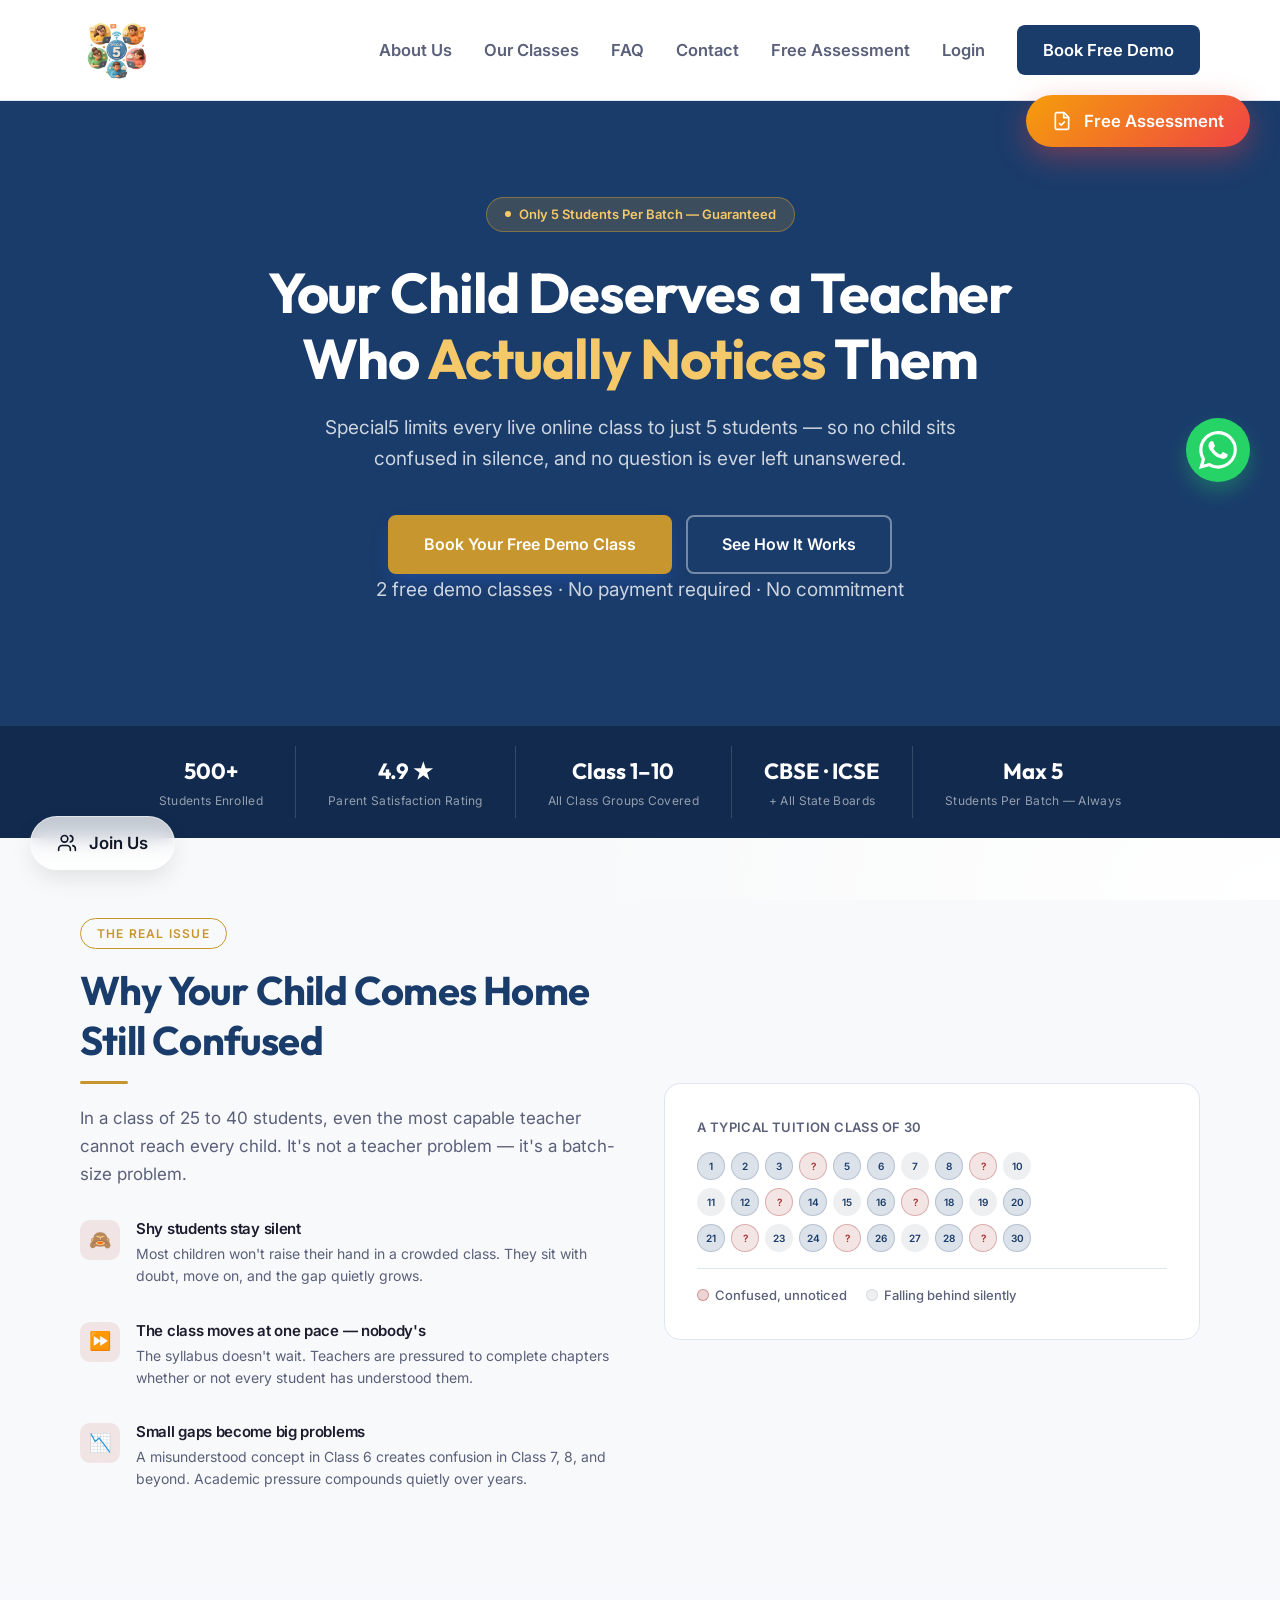
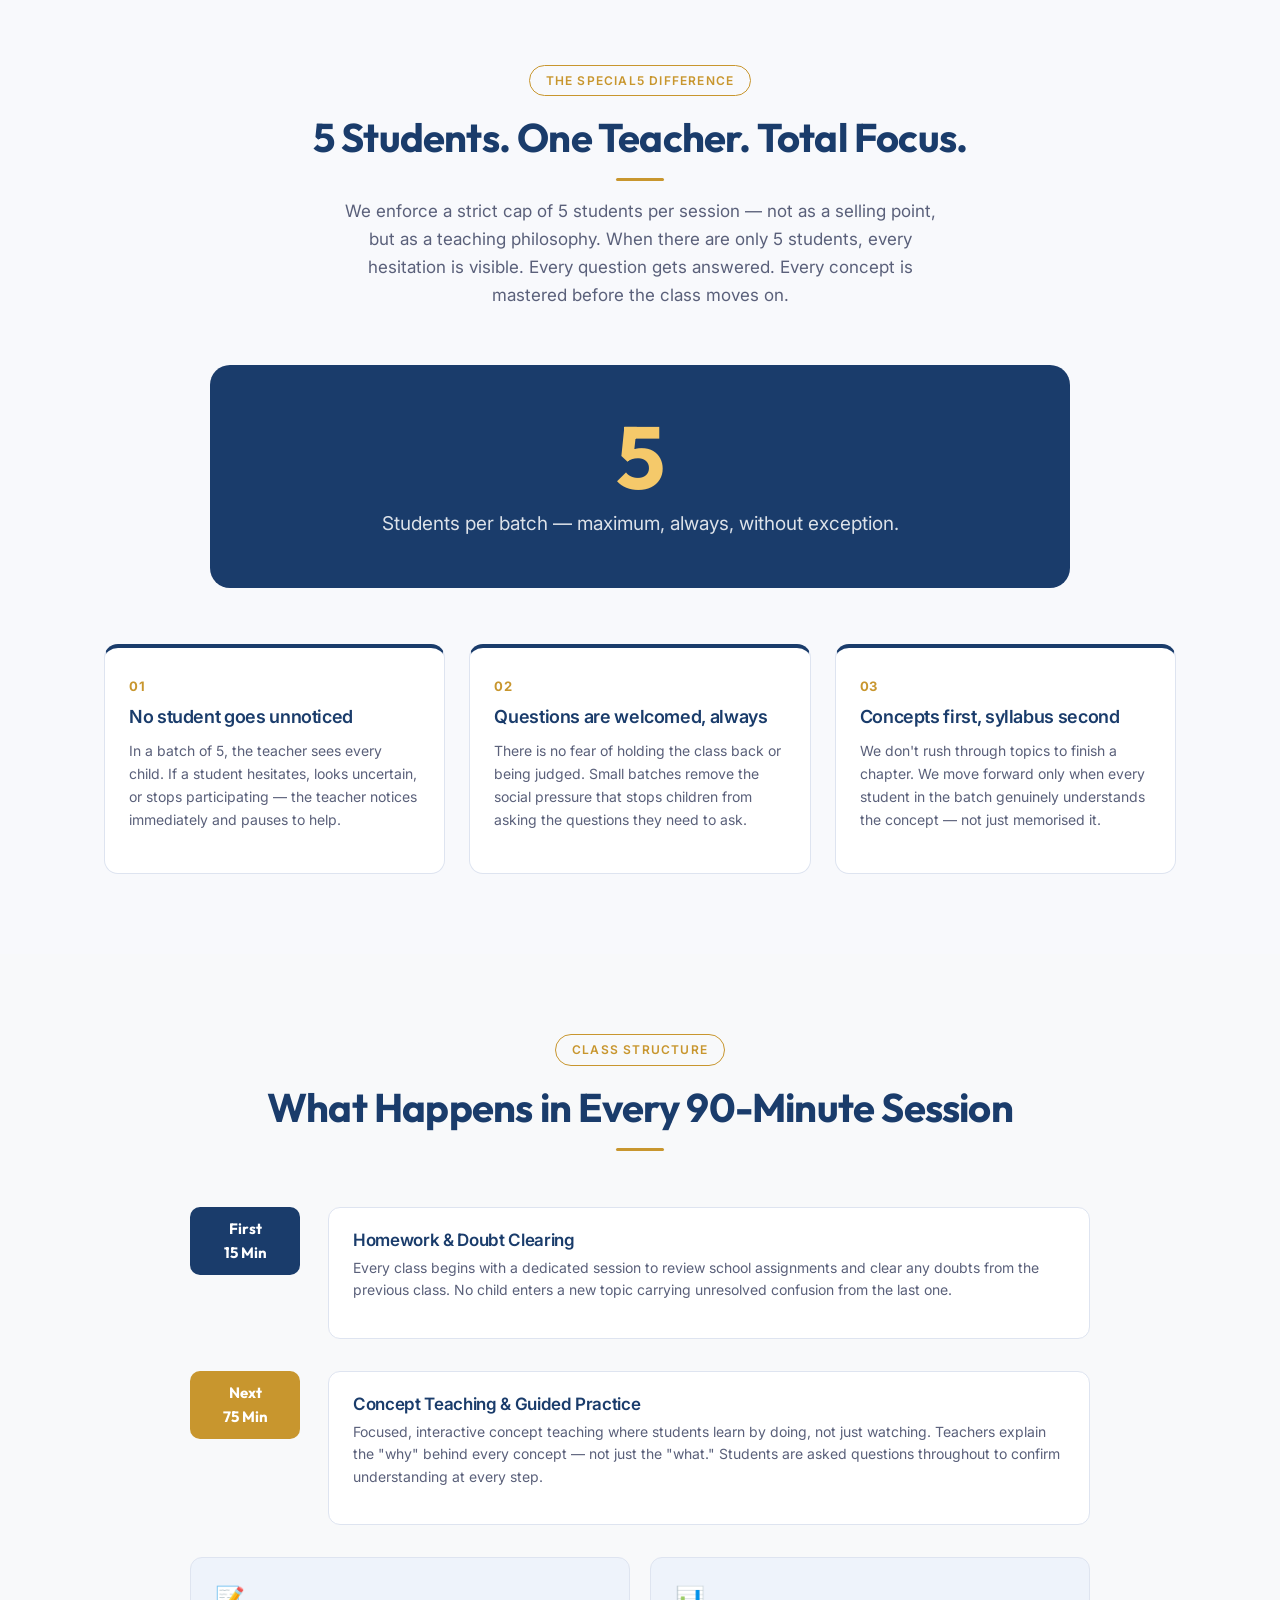
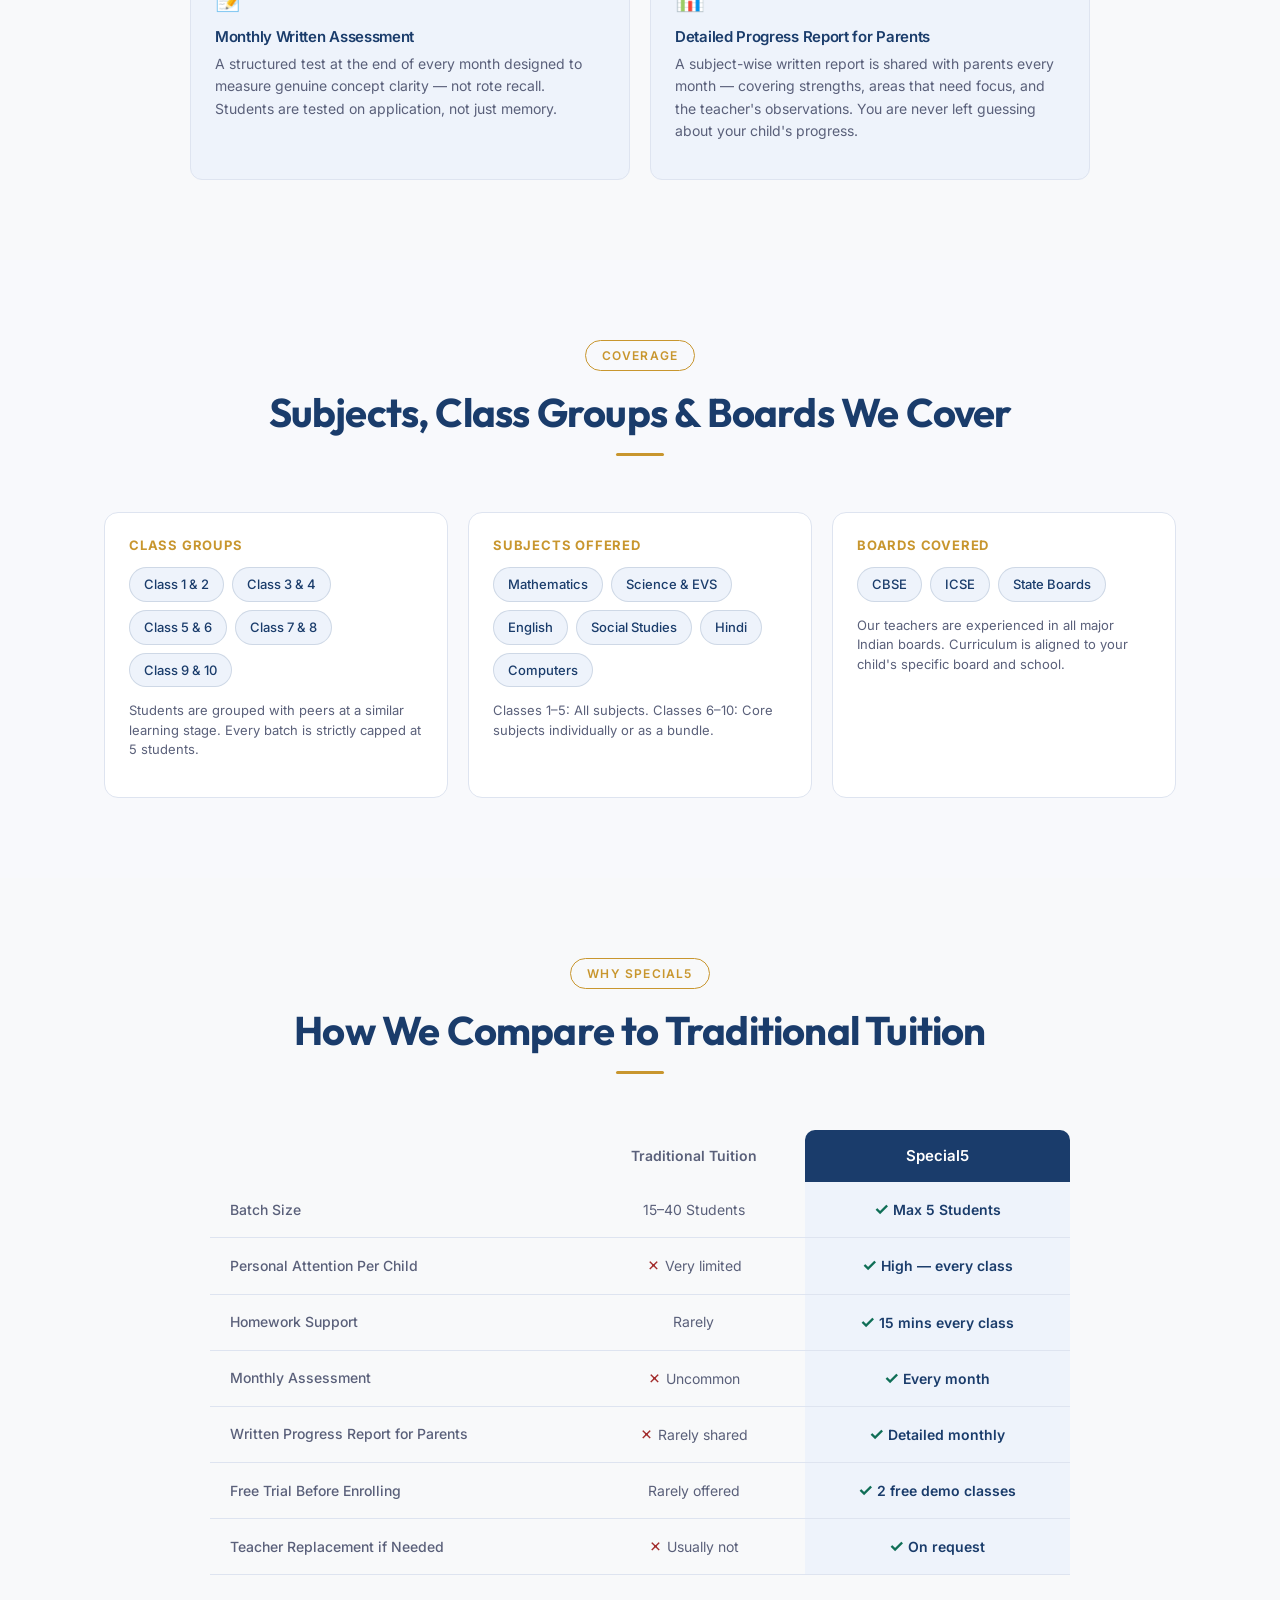
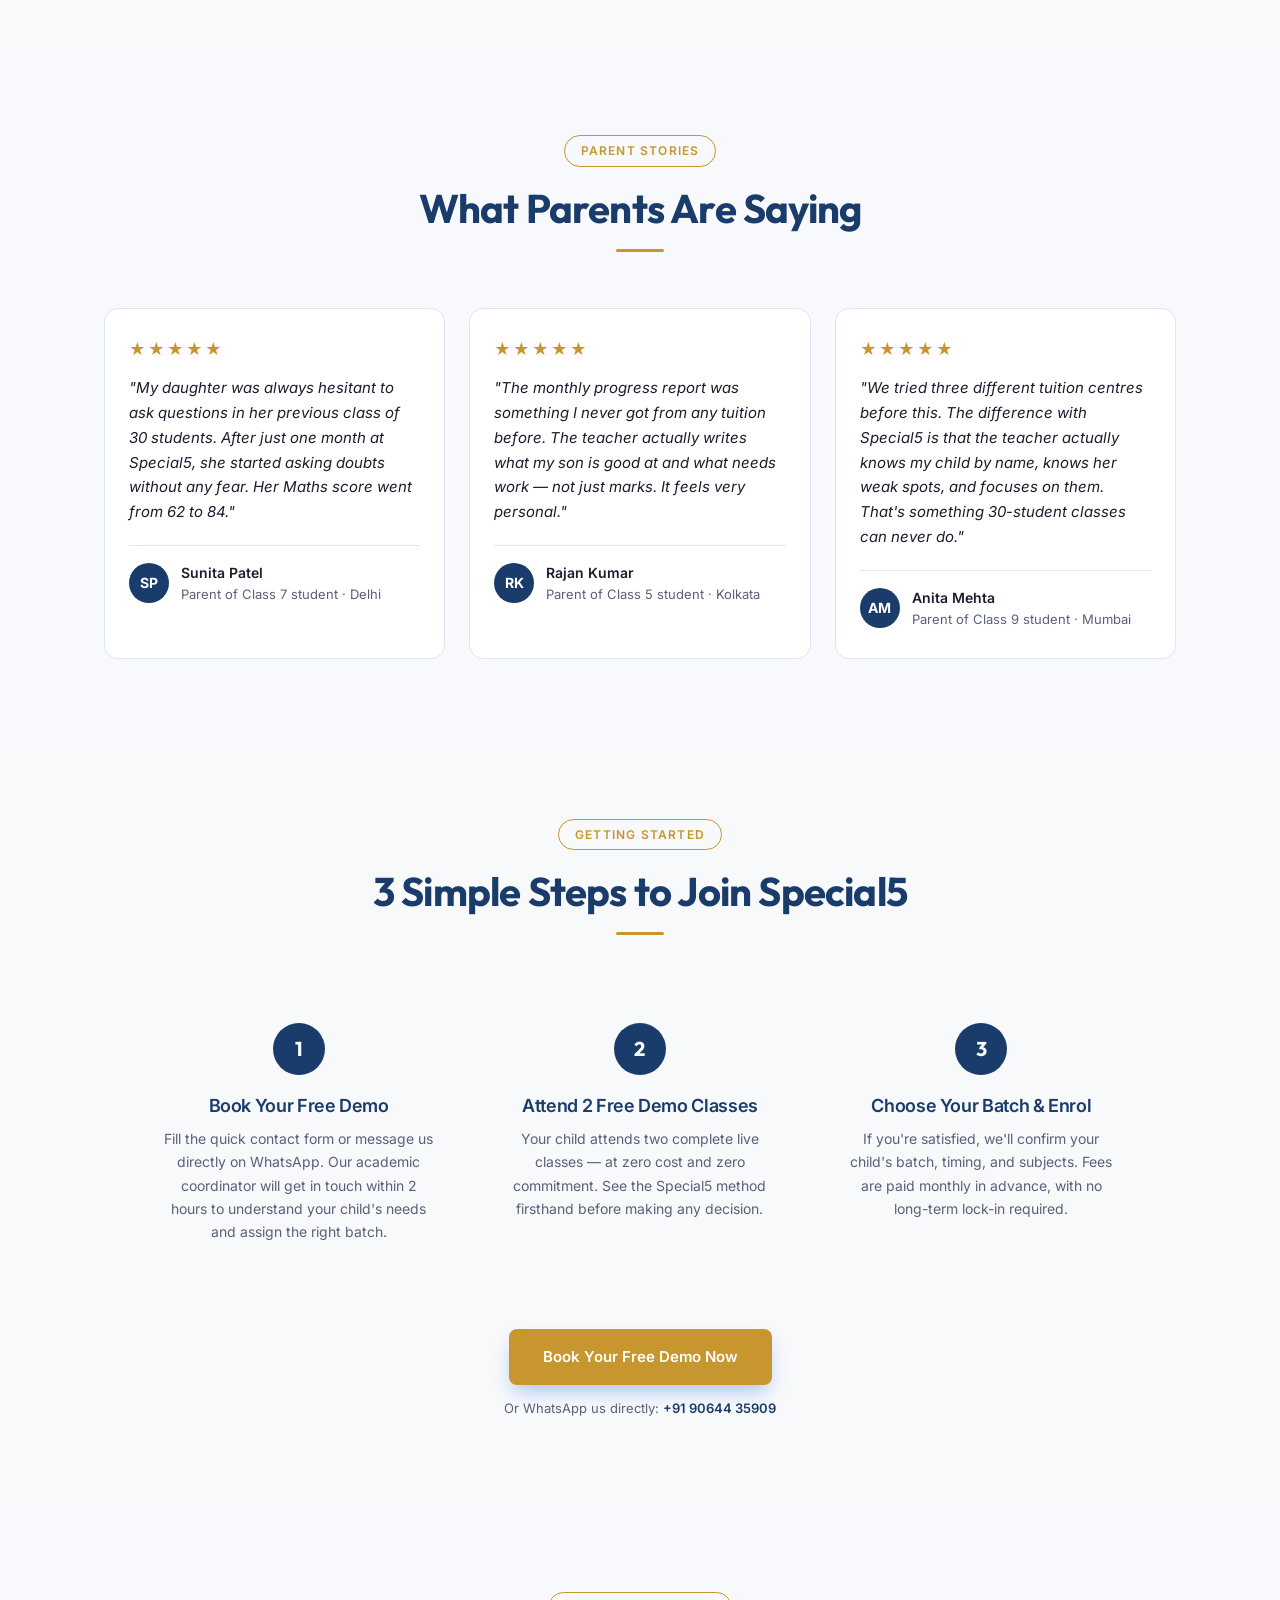
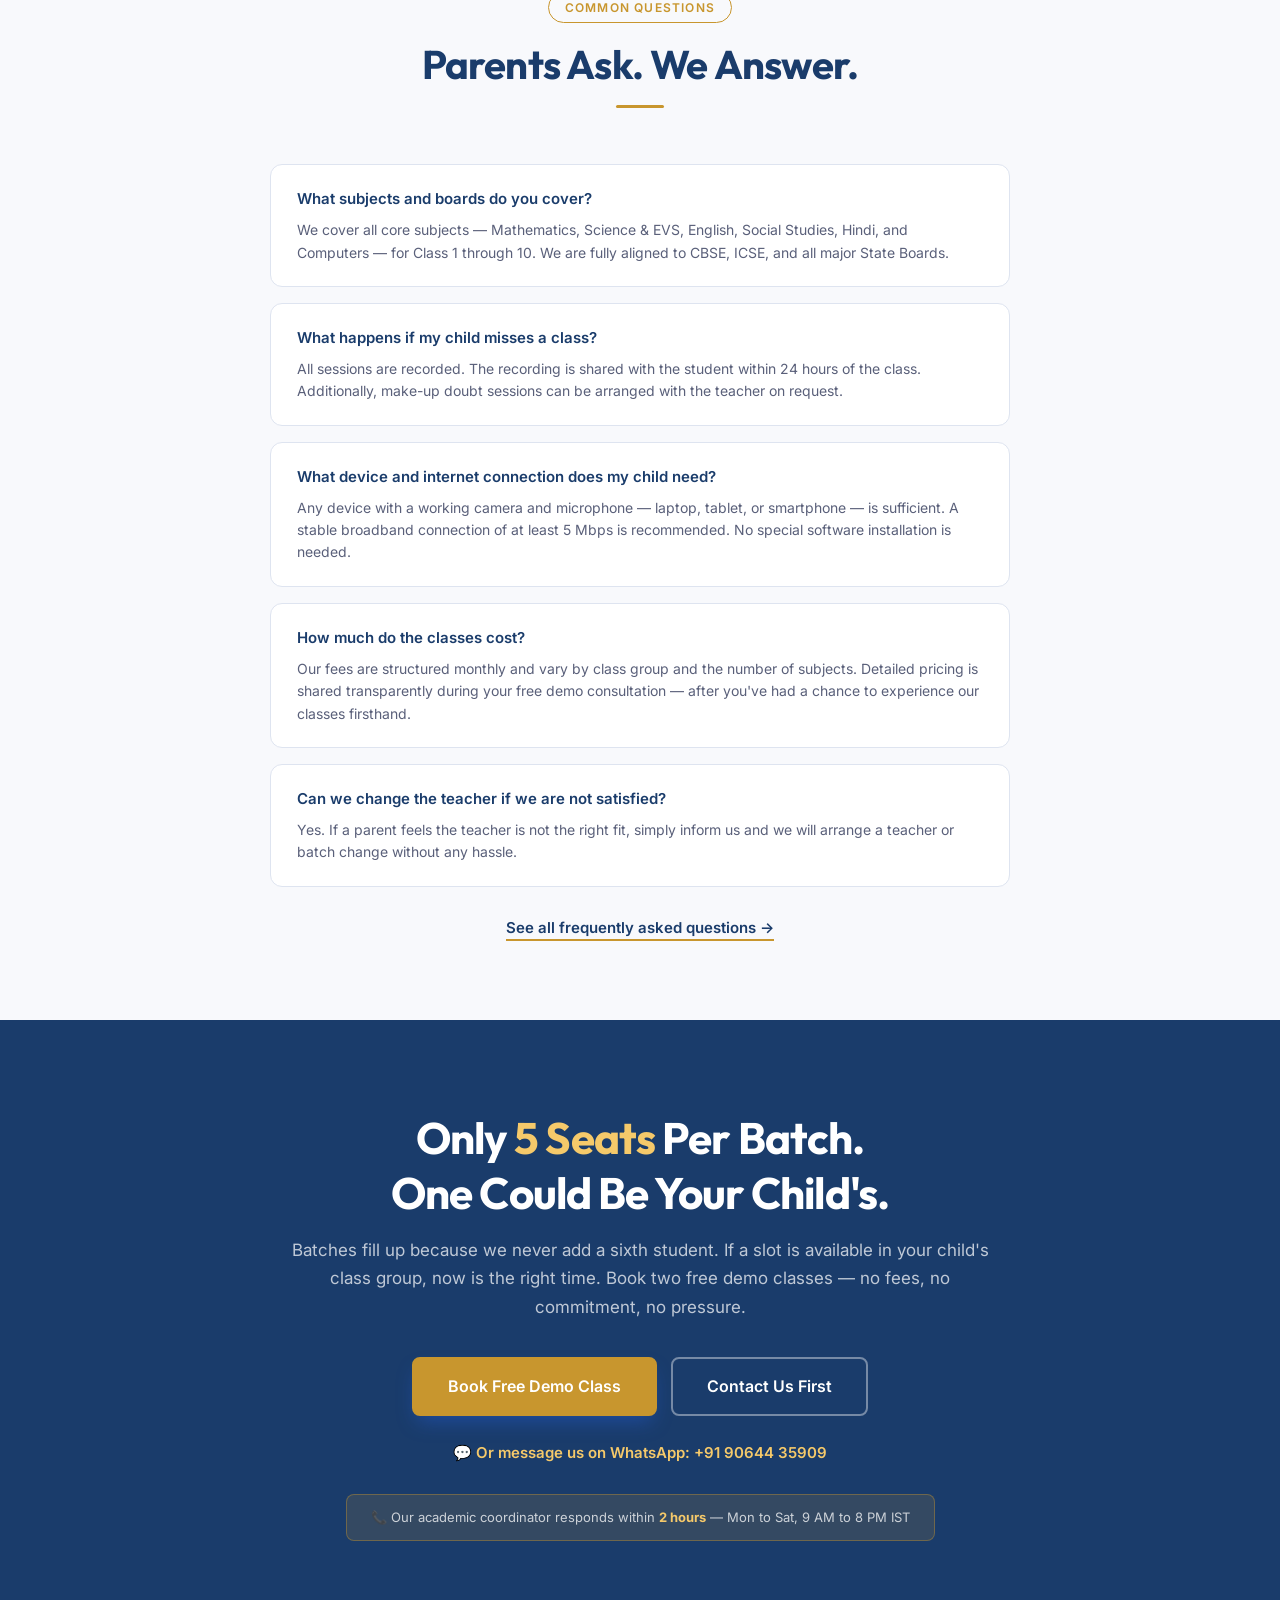
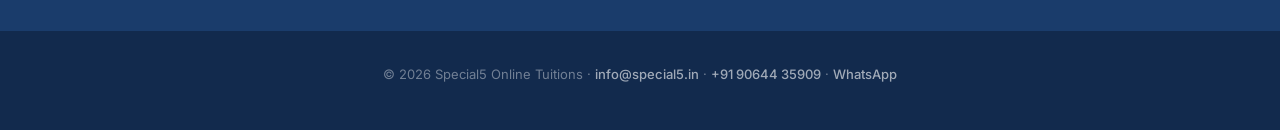
<file: index.html>
<!DOCTYPE html>
<html lang="en">
<head>
<meta charset="UTF-8">
<meta name="viewport" content="width=device-width, initial-scale=1.0">
<title>Special5 | Small Batch Online Tuition for Class 1–10</title>
<meta name="description" content="Top online tuition classes for Class 1-10. Special5 offers small batch tuition that guarantees personalized learning and concept clarity.">
<meta property="og:title" content="Special5 | Small Batch Online Tuition Classes for Class 1-10">
<meta property="og:description" content="Top online tuition classes for Class 1-10. Special5 offers small batch tuition that guarantees personalized learning and concept clarity.">
<meta property="og:image" content="images/new-logo.png">
<meta property="og:type" content="website">
<link rel="icon" type="image/png" href="images/new-logo.png">
<link rel="stylesheet" href="styles.css">
<script src="components.js" defer></script>
<style>
  *, *::before, *::after { box-sizing: border-box; margin: 0; padding: 0; }
  :root {
    --navy: #1A3C6B;
    --navy-dark: #122A4D;
    --navy-light: #EEF3FB;
    --gold: #C8962E;
    --gold-light: #FEF3E2;
    --white: #FFFFFF;
    --off-white: #F8F9FC;
    --text: #1C1C2E;
    --muted: #5A607A;
    --border: #DEE4F0;
    --green: #0F6E56;
    --green-bg: #E8F5F1;
    --red: #A32D2D;
  }
  html { font-family: var(--font-family-primary); font-size: 16px; color: var(--text); scroll-behavior: smooth; }
  h1,h2,h3,h4 { font-family: var(--font-family-heading); line-height: 1.25; }
  a { text-decoration: none; color: inherit; }
  img { max-width: 100%; display: block; }
  .container { max-width: 1120px; margin: 0 auto; padding: 0 24px; }

  /* ── NAV ─────────────────────────────────── */
  nav { background: var(--white); border-bottom: 1px solid var(--border); padding: 10px 24px; position: sticky; top: 0; z-index: 100; }
  .nav-inner { max-width: 1120px; margin: 0 auto; min-height: 80px; display: flex; align-items: center; justify-content: space-between; }
  .logo { display: flex; align-items: center; }
  .nav-links { display: flex; gap: 32px; align-items: center; }
  .nav-links a { font-size: 16.5px; font-weight: 600; color: var(--muted); transition: color .2s; }
  .nav-links a:hover { color: var(--navy); }
  .nav-cta { background: var(--navy); color: var(--white) !important; padding: 12px 26px; border-radius: 8px; font-size: 16.5px; font-weight: 700; transition: background .2s; }
  .nav-cta:hover { background: var(--navy-dark) !important; }

  /* ── HERO ────────────────────────────────── */
  .hero { background: var(--navy); padding: 96px 24px 80px; text-align: center; }
  .hero-badge { display: inline-flex; align-items: center; gap: 8px; background: rgba(200,150,46,0.2); border: 1px solid rgba(200,150,46,0.5); border-radius: 100px; padding: 6px 18px; font-size: 13px; font-weight: 600; color: #F5C96A; margin-bottom: 28px; }
  .hero-badge span { width: 6px; height: 6px; border-radius: 50%; background: #F5C96A; display: inline-block; }
  .hero h1 { color: var(--white); font-size: clamp(32px, 5vw, 56px); line-height: 1.18; max-width: 820px; margin: 0 auto 20px; }
  .hero h1 em { color: #F5C96A; font-style: normal; }
  .hero p { color: rgba(255,255,255,0.78); font-size: clamp(16px, 2vw, 19px); max-width: 640px; margin: 0 auto 40px; line-height: 1.65; }
  .hero-btns { display: flex; gap: 14px; justify-content: center; flex-wrap: wrap; }
  .btn-primary { background: var(--gold); color: var(--white); padding: 15px 34px; border-radius: 8px; font-size: 16px; font-weight: 600; border: 2px solid var(--gold); transition: all .2s; cursor: pointer; display: inline-block; }
  .btn-primary:hover { background: #b0811e; border-color: #b0811e; }
  .btn-outline { background: transparent; color: var(--white); padding: 15px 34px; border-radius: 8px; font-size: 16px; font-weight: 600; border: 2px solid rgba(255,255,255,0.4); transition: all .2s; cursor: pointer; display: inline-block; }
  .btn-outline:hover { border-color: rgba(255,255,255,0.8); }
  .hero-note { margin-top: 18px; font-size: 13px; color: rgba(255,255,255,0.5); }

  /* ── STATS STRIP ──────────────────────────── */
  .stats-strip { background: var(--navy-dark); padding: 20px 24px; }
  .stats-inner { max-width: 1120px; margin: 0 auto; display: flex; flex-wrap: wrap; justify-content: center; gap: 0; }
  .stat-item { padding: 8px 32px; border-right: 1px solid rgba(255,255,255,0.15); text-align: center; }
  .stat-item:last-child { border-right: none; }
  .stat-num { font-size: 22px; font-weight: 700; color: var(--white); font-family: var(--font-family-heading); }
  .stat-label { font-size: 12px; color: rgba(255,255,255,0.55); margin-top: 2px; letter-spacing: 0.3px; }

  /* ── SECTION BASE ─────────────────────────── */
  .section { padding: 80px 24px; }
  .section-alt { background: var(--off-white); }
  .section-navy { background: var(--navy); }
  .section-tag { display: inline-block; font-size: 12px; font-weight: 600; letter-spacing: 1.2px; text-transform: uppercase; color: var(--gold); border: 1px solid var(--gold); border-radius: 100px; padding: 5px 16px; margin-bottom: 16px; }
  .section-tag.white { color: #F5C96A; border-color: rgba(200,150,46,0.6); }
  .section-title { font-size: clamp(26px, 4vw, 40px); color: var(--navy); margin-bottom: 14px; }
  .section-title.white { color: var(--white); }
  .section-sub { font-size: 17px; color: var(--muted); line-height: 1.65; max-width: 620px; }
  .section-sub.white { color: rgba(255,255,255,0.72); }
  .section-header { text-align: center; margin-bottom: 56px; }
  .section-header .section-sub { margin: 0 auto; }
  .divider { width: 48px; height: 3px; background: var(--gold); border-radius: 2px; margin: 16px auto 0; }
  .divider.left { margin: 16px 0 0; }

  /* ── PROBLEM SECTION ──────────────────────── */
  .problem-grid { display: grid; grid-template-columns: 1fr 1fr; gap: 48px; align-items: center; max-width: 1120px; margin: 0 auto; }
  .problem-visual { background: var(--white); border: 1px solid var(--border); border-radius: 16px; padding: 32px; }
  .classroom-row { display: flex; gap: 6px; flex-wrap: wrap; margin-bottom: 8px; }
  .student-dot { width: 28px; height: 28px; border-radius: 50%; background: rgba(26,60,107,0.15); border: 1.5px solid rgba(26,60,107,0.2); display: flex; align-items: center; justify-content: center; font-size: 10px; color: var(--navy); font-weight: 600; }
  .student-dot.confused { background: rgba(163,45,45,0.12); border-color: rgba(163,45,45,0.3); color: var(--red); }
  .student-dot.ignored { background: rgba(90,96,122,0.1); border-color: transparent; }
  .classroom-label { font-size: 13px; color: var(--muted); font-weight: 500; margin-top: 16px; padding-top: 16px; border-top: 1px solid var(--border); }
  .problem-points { display: flex; flex-direction: column; gap: 20px; }
  .problem-point { display: flex; gap: 16px; }
  .pp-icon { width: 40px; height: 40px; border-radius: 10px; background: rgba(163,45,45,0.1); display: flex; align-items: center; justify-content: center; flex-shrink: 0; font-size: 18px; }
  .pp-text h4 { font-size: 15px; font-weight: 600; color: var(--text); margin-bottom: 4px; font-family: var(--font-family-primary); }
  .pp-text p { font-size: 14px; color: var(--muted); line-height: 1.6; }

  /* ── SOLUTION ─────────────────────────────── */
  .solution-highlight { background: var(--navy); border-radius: 20px; padding: 48px; text-align: center; max-width: 860px; margin: 0 auto 56px; }
  .big-number { font-size: 88px; font-weight: 700; color: #F5C96A; font-family: var(--font-family-heading); line-height: 1; }
  .big-number-label { font-size: 19px; color: rgba(255,255,255,0.85); margin-top: 8px; }
  .solution-cards { display: grid; grid-template-columns: repeat(3, 1fr); gap: 24px; max-width: 1120px; margin: 0 auto; }
  .sol-card { background: var(--white); border: 1px solid var(--border); border-radius: 14px; padding: 28px 24px; border-top: 4px solid var(--navy); }
  .sol-num { font-size: 13px; font-weight: 700; color: var(--gold); letter-spacing: 0.8px; margin-bottom: 10px; }
  .sol-card h3 { font-size: 18px; color: var(--navy); margin-bottom: 10px; font-family: var(--font-family-primary); font-weight: 600; }
  .sol-card p { font-size: 14px; color: var(--muted); line-height: 1.65; }

  /* ── CLASS STRUCTURE ──────────────────────── */
  .class-wrap { max-width: 900px; margin: 0 auto; }
  .class-timeline { position: relative; }
  .class-block { display: flex; gap: 28px; align-items: flex-start; margin-bottom: 32px; }
  .time-badge { background: var(--navy); color: var(--white); border-radius: 10px; padding: 10px 18px; font-size: 15px; font-weight: 700; white-space: nowrap; flex-shrink: 0; min-width: 110px; text-align: center; font-family: var(--font-family-heading); }
  .time-badge.gold { background: var(--gold); }
  .class-content { background: var(--white); border: 1px solid var(--border); border-radius: 12px; padding: 22px 24px; flex: 1; }
  .class-content h3 { font-size: 17px; font-weight: 600; color: var(--navy); margin-bottom: 6px; font-family: var(--font-family-primary); }
  .class-content p { font-size: 14px; color: var(--muted); line-height: 1.6; }
  .monthly-row { display: grid; grid-template-columns: 1fr 1fr; gap: 20px; margin-top: 32px; }
  .monthly-card { background: var(--navy-light); border: 1px solid var(--border); border-radius: 12px; padding: 22px 24px; }
  .monthly-card h4 { font-size: 15px; font-weight: 600; color: var(--navy); margin-bottom: 6px; font-family: var(--font-family-primary); }
  .monthly-card p { font-size: 14px; color: var(--muted); line-height: 1.6; }
  .monthly-icon { font-size: 24px; margin-bottom: 10px; }

  /* ── WHAT WE COVER ────────────────────────── */
  .covers-grid { display: grid; grid-template-columns: repeat(3, 1fr); gap: 20px; max-width: 1120px; margin: 0 auto; }
  .cover-card { background: var(--white); border: 1px solid var(--border); border-radius: 14px; padding: 24px; }
  .cover-card h4 { font-size: 13px; font-weight: 700; letter-spacing: 0.8px; text-transform: uppercase; color: var(--gold); margin-bottom: 14px; font-family: var(--font-family-primary); }
  .cover-tags { display: flex; flex-wrap: wrap; gap: 8px; }
  .tag { background: var(--navy-light); color: var(--navy); font-size: 13px; font-weight: 500; padding: 6px 14px; border-radius: 100px; border: 1px solid rgba(26,60,107,0.15); }

  /* ── COMPARISON ───────────────────────────── */
  .compare-table { width: 100%; max-width: 860px; margin: 0 auto; border-collapse: collapse; }
  .compare-table thead th { padding: 14px 20px; font-size: 14px; font-weight: 600; font-family: var(--font-family-primary); }
  .compare-table thead th:first-child { text-align: left; color: var(--muted); }
  .compare-table thead th.hl { background: var(--navy); color: var(--white); border-radius: 10px 10px 0 0; }
  .compare-table tbody td { padding: 14px 20px; font-size: 14px; border-bottom: 1px solid var(--border); color: var(--text); }
  .compare-table tbody td:first-child { color: var(--muted); font-weight: 500; }
  .compare-table tbody td.hl { background: var(--navy-light); font-weight: 600; color: var(--navy); text-align: center; }
  .compare-table tbody td.center { text-align: center; color: var(--muted); }
  .tick { color: var(--green); font-size: 17px; font-weight: 700; }
  .cross { color: var(--red); font-size: 17px; }

  /* ── TESTIMONIALS ─────────────────────────── */
  .testi-grid { display: grid; grid-template-columns: repeat(3, 1fr); gap: 24px; max-width: 1120px; margin: 0 auto; }
  .testi-card { background: var(--white); border: 1px solid var(--border); border-radius: 14px; padding: 28px 24px; }
  .stars { color: var(--gold); font-size: 16px; letter-spacing: 2px; margin-bottom: 14px; }
  .testi-quote { font-size: 15px; color: var(--text); line-height: 1.65; margin-bottom: 20px; font-style: italic; }
  .testi-author { display: flex; align-items: center; gap: 12px; padding-top: 16px; border-top: 1px solid var(--border); }
  .testi-avatar { width: 40px; height: 40px; border-radius: 50%; background: var(--navy); color: var(--white); display: flex; align-items: center; justify-content: center; font-size: 14px; font-weight: 700; flex-shrink: 0; }
  .testi-name { font-size: 14px; font-weight: 600; color: var(--text); }
  .testi-meta { font-size: 13px; color: var(--muted); }

  /* ── HOW TO JOIN ──────────────────────────── */
  .steps-grid { display: grid; grid-template-columns: repeat(3, 1fr); gap: 24px; max-width: 1000px; margin: 0 auto; position: relative; }
  .step-card { text-align: center; padding: 32px 24px; }
  .step-num { width: 52px; height: 52px; border-radius: 50%; background: var(--navy); color: var(--white); font-size: 20px; font-weight: 700; display: flex; align-items: center; justify-content: center; margin: 0 auto 20px; font-family: var(--font-family-heading); }
  .step-card h3 { font-size: 18px; color: var(--navy); margin-bottom: 10px; font-family: var(--font-family-primary); font-weight: 600; }
  .step-card p { font-size: 14px; color: var(--muted); line-height: 1.65; }

  /* ── FAQ TEASER ───────────────────────────── */
  .faq-list { max-width: 740px; margin: 0 auto; display: flex; flex-direction: column; gap: 16px; }
  .faq-item { background: var(--white); border: 1px solid var(--border); border-radius: 12px; padding: 22px 26px; }
  .faq-q { font-size: 15px; font-weight: 600; color: var(--navy); margin-bottom: 8px; }
  .faq-a { font-size: 14px; color: var(--muted); line-height: 1.6; }
  .faq-more { text-align: center; margin-top: 28px; }
  .link-btn { color: var(--navy); font-size: 15px; font-weight: 600; border-bottom: 2px solid var(--gold); padding-bottom: 2px; }

  /* ── FINAL CTA ────────────────────────────── */
  .cta-section { background: var(--navy); padding: 90px 24px; text-align: center; }
  .cta-inner { max-width: 700px; margin: 0 auto; }
  .cta-section h2 { color: var(--white); font-size: clamp(28px, 4vw, 44px); margin-bottom: 16px; }
  .cta-section h2 em { color: #F5C96A; font-style: normal; }
  .cta-section p { color: rgba(255,255,255,0.72); font-size: 17px; line-height: 1.65; margin-bottom: 36px; }
  .cta-btns { display: flex; gap: 14px; justify-content: center; flex-wrap: wrap; margin-bottom: 24px; }
  .cta-or { color: rgba(255,255,255,0.4); font-size: 13px; margin: 0 4px; }
  .whatsapp-link { color: #F5C96A; font-size: 15px; font-weight: 600; display: inline-flex; align-items: center; gap: 6px; }
  .seats-note { background: rgba(200,150,46,0.15); border: 1px solid rgba(200,150,46,0.4); border-radius: 8px; padding: 12px 24px; display: inline-block; margin-top: 28px; color: rgba(255,255,255,0.75); font-size: 13px; }
  .seats-note strong { color: #F5C96A; }

  /* ── FOOTER ───────────────────────────────── */
  footer { background: var(--navy-dark); padding: 32px 24px; text-align: center; }
  footer p { font-size: 13px; color: rgba(255,255,255,0.4); }
  footer a { color: rgba(255,255,255,0.6); font-weight: 500; }

  @media (max-width: 768px) {
    .problem-grid, .solution-cards, .covers-grid, .testi-grid, .steps-grid { grid-template-columns: 1fr; }
    .monthly-row { grid-template-columns: 1fr; }
    .stat-item { border-right: none; border-bottom: 1px solid rgba(255,255,255,0.1); width: 100%; }
    .stat-item:last-child { border-bottom: none; }
    .nav-links { display: none; }
  }
</style>
</head>
<body>

<!-- ══ NAV ══════════════════════════════════════════════════════════════════ -->
<nav>
  <div class="nav-inner">
    <a href="index.html" class="logo">
      <img src="images/new-logo.png" alt="Special5 Logo" style="height: 72px; vertical-align: middle;">
    </a>
    <div class="nav-links">
      <a href="about.html">About Us</a>
      <a href="online-classes.html">Our Classes</a>
      <a href="faq.html">FAQ</a>
      <a href="contact.html">Contact</a>
      <a href="assessment.html">Free Assessment</a>
      <a href="https://crm.special5.in/login" target="_blank">Login</a>
      <a href="contact.html" class="nav-cta">Book Free Demo</a>
    </div>
  </div>
</nav>

<!-- ══ HERO ══════════════════════════════════════════════════════════════════ -->
<section class="hero">
  <div class="hero-badge"><span></span> Only 5 Students Per Batch — Guaranteed</div>
  <h1>Your Child Deserves a Teacher Who <em>Actually Notices</em> Them</h1>
  <p>Special5 limits every live online class to just 5 students — so no child sits confused in silence, and no question is ever left unanswered.</p>
  <div class="hero-btns">
    <a href="contact.html" class="btn-primary">Book Your Free Demo Class</a>
    <a href="#how" class="btn-outline">See How It Works</a>
  </div>
  <p class="hero-note">2 free demo classes · No payment required · No commitment</p>
</section>

<!-- ══ STATS STRIP ════════════════════════════════════════════════════════════ -->
<div class="stats-strip">
  <div class="stats-inner">
    <div class="stat-item">
      <div class="stat-num">500+</div>
      <div class="stat-label">Students Enrolled</div>
    </div>
    <div class="stat-item">
      <div class="stat-num">4.9 ★</div>
      <div class="stat-label">Parent Satisfaction Rating</div>
    </div>
    <div class="stat-item">
      <div class="stat-num">Class 1–10</div>
      <div class="stat-label">All Class Groups Covered</div>
    </div>
    <div class="stat-item">
      <div class="stat-num">CBSE · ICSE</div>
      <div class="stat-label">+ All State Boards</div>
    </div>
    <div class="stat-item">
      <div class="stat-num">Max 5</div>
      <div class="stat-label">Students Per Batch — Always</div>
    </div>
  </div>
</div>

<!-- ══ THE PROBLEM ════════════════════════════════════════════════════════════ -->
<section class="section">
  <div class="problem-grid">
    <div>
      <div class="section-tag">The Real Issue</div>
      <h2 class="section-title">Why Your Child Comes Home Still Confused</h2>
      <div class="divider left"></div>
      <p class="section-sub" style="margin-top: 20px; margin-bottom: 32px;">In a class of 25 to 40 students, even the most capable teacher cannot reach every child. It's not a teacher problem — it's a batch-size problem.</p>
      <div class="problem-points">
        <div class="problem-point">
          <div class="pp-icon">🙈</div>
          <div class="pp-text">
            <h4>Shy students stay silent</h4>
            <p>Most children won't raise their hand in a crowded class. They sit with doubt, move on, and the gap quietly grows.</p>
          </div>
        </div>
        <div class="problem-point">
          <div class="pp-icon">⏩</div>
          <div class="pp-text">
            <h4>The class moves at one pace — nobody's</h4>
            <p>The syllabus doesn't wait. Teachers are pressured to complete chapters whether or not every student has understood them.</p>
          </div>
        </div>
        <div class="problem-point">
          <div class="pp-icon">📉</div>
          <div class="pp-text">
            <h4>Small gaps become big problems</h4>
            <p>A misunderstood concept in Class 6 creates confusion in Class 7, 8, and beyond. Academic pressure compounds quietly over years.</p>
          </div>
        </div>
      </div>
    </div>
    <div class="problem-visual">
      <p style="font-size: 13px; font-weight: 600; color: var(--muted); margin-bottom: 14px; letter-spacing: 0.4px;">A TYPICAL TUITION CLASS OF 30</p>
      <div class="classroom-row">
        <div class="student-dot">1</div><div class="student-dot">2</div><div class="student-dot">3</div>
        <div class="student-dot confused" title="Confused">?</div><div class="student-dot">5</div>
        <div class="student-dot">6</div><div class="student-dot ignored">7</div><div class="student-dot">8</div>
        <div class="student-dot confused" title="Confused">?</div><div class="student-dot ignored">10</div>
      </div>
      <div class="classroom-row">
        <div class="student-dot ignored">11</div><div class="student-dot">12</div>
        <div class="student-dot confused" title="Confused">?</div><div class="student-dot">14</div>
        <div class="student-dot ignored">15</div><div class="student-dot">16</div>
        <div class="student-dot confused" title="Confused">?</div><div class="student-dot">18</div>
        <div class="student-dot ignored">19</div><div class="student-dot">20</div>
      </div>
      <div class="classroom-row">
        <div class="student-dot">21</div><div class="student-dot confused" title="Confused">?</div>
        <div class="student-dot ignored">23</div><div class="student-dot">24</div>
        <div class="student-dot confused" title="Confused">?</div><div class="student-dot">26</div>
        <div class="student-dot ignored">27</div><div class="student-dot">28</div>
        <div class="student-dot confused" title="Confused">?</div><div class="student-dot">30</div>
      </div>
      <div class="classroom-label">
        <span style="display:inline-flex; align-items:center; gap:6px; margin-right:16px;"><span style="width:12px;height:12px;border-radius:50%;background:rgba(163,45,45,0.2);border:1.5px solid rgba(163,45,45,0.4);display:inline-block;"></span> Confused, unnoticed</span>
        <span style="display:inline-flex; align-items:center; gap:6px;"><span style="width:12px;height:12px;border-radius:50%;background:rgba(90,96,122,0.1);border:1.5px solid rgba(90,96,122,0.15);display:inline-block;"></span> Falling behind silently</span>
      </div>
    </div>
  </div>
</section>

<!-- ══ THE SOLUTION ═══════════════════════════════════════════════════════════ -->
<section class="section section-alt">
  <div class="container">
    <div class="section-header">
      <div class="section-tag">The Special5 Difference</div>
      <h2 class="section-title">5 Students. One Teacher. Total Focus.</h2>
      <div class="divider"></div>
      <p class="section-sub" style="margin-top: 16px;">We enforce a strict cap of 5 students per session — not as a selling point, but as a teaching philosophy. When there are only 5 students, every hesitation is visible. Every question gets answered. Every concept is mastered before the class moves on.</p>
    </div>
    <div class="solution-highlight">
      <div class="big-number">5</div>
      <div class="big-number-label">Students per batch — maximum, always, without exception.</div>
    </div>
    <div class="solution-cards">
      <div class="sol-card">
        <div class="sol-num">01</div>
        <h3>No student goes unnoticed</h3>
        <p>In a batch of 5, the teacher sees every child. If a student hesitates, looks uncertain, or stops participating — the teacher notices immediately and pauses to help.</p>
      </div>
      <div class="sol-card">
        <div class="sol-num">02</div>
        <h3>Questions are welcomed, always</h3>
        <p>There is no fear of holding the class back or being judged. Small batches remove the social pressure that stops children from asking the questions they need to ask.</p>
      </div>
      <div class="sol-card">
        <div class="sol-num">03</div>
        <h3>Concepts first, syllabus second</h3>
        <p>We don't rush through topics to finish a chapter. We move forward only when every student in the batch genuinely understands the concept — not just memorised it.</p>
      </div>
    </div>
  </div>
</section>

<!-- ══ HOW CLASSES WORK ═══════════════════════════════════════════════════════ -->
<section class="section" id="how">
  <div class="container">
    <div class="section-header">
      <div class="section-tag">Class Structure</div>
      <h2 class="section-title">What Happens in Every 90-Minute Session</h2>
      <div class="divider"></div>
    </div>
    <div class="class-wrap">
      <div class="class-timeline">
        <div class="class-block">
          <div class="time-badge">First<br>15 Min</div>
          <div class="class-content">
            <h3>Homework & Doubt Clearing</h3>
            <p>Every class begins with a dedicated session to review school assignments and clear any doubts from the previous class. No child enters a new topic carrying unresolved confusion from the last one.</p>
          </div>
        </div>
        <div class="class-block">
          <div class="time-badge gold">Next<br>75 Min</div>
          <div class="class-content">
            <h3>Concept Teaching & Guided Practice</h3>
            <p>Focused, interactive concept teaching where students learn by doing, not just watching. Teachers explain the "why" behind every concept — not just the "what." Students are asked questions throughout to confirm understanding at every step.</p>
          </div>
        </div>
      </div>
      <div class="monthly-row">
        <div class="monthly-card">
          <div class="monthly-icon">📝</div>
          <h4>Monthly Written Assessment</h4>
          <p>A structured test at the end of every month designed to measure genuine concept clarity — not rote recall. Students are tested on application, not just memory.</p>
        </div>
        <div class="monthly-card">
          <div class="monthly-icon">📊</div>
          <h4>Detailed Progress Report for Parents</h4>
          <p>A subject-wise written report is shared with parents every month — covering strengths, areas that need focus, and the teacher's observations. You are never left guessing about your child's progress.</p>
        </div>
      </div>
    </div>
  </div>
</section>

<!-- ══ WHAT WE COVER ══════════════════════════════════════════════════════════ -->
<section class="section section-alt">
  <div class="container">
    <div class="section-header">
      <div class="section-tag">Coverage</div>
      <h2 class="section-title">Subjects, Class Groups & Boards We Cover</h2>
      <div class="divider"></div>
    </div>
    <div class="covers-grid">
      <div class="cover-card">
        <h4>Class Groups</h4>
        <div class="cover-tags">
          <span class="tag">Class 1 & 2</span>
          <span class="tag">Class 3 & 4</span>
          <span class="tag">Class 5 & 6</span>
          <span class="tag">Class 7 & 8</span>
          <span class="tag">Class 9 & 10</span>
        </div>
        <p style="font-size:13px; color:var(--muted); margin-top:14px; line-height:1.5;">Students are grouped with peers at a similar learning stage. Every batch is strictly capped at 5 students.</p>
      </div>
      <div class="cover-card">
        <h4>Subjects Offered</h4>
        <div class="cover-tags">
          <span class="tag">Mathematics</span>
          <span class="tag">Science & EVS</span>
          <span class="tag">English</span>
          <span class="tag">Social Studies</span>
          <span class="tag">Hindi</span>
          <span class="tag">Computers</span>
        </div>
        <p style="font-size:13px; color:var(--muted); margin-top:14px; line-height:1.5;">Classes 1–5: All subjects. Classes 6–10: Core subjects individually or as a bundle.</p>
      </div>
      <div class="cover-card">
        <h4>Boards Covered</h4>
        <div class="cover-tags">
          <span class="tag">CBSE</span>
          <span class="tag">ICSE</span>
          <span class="tag">State Boards</span>
        </div>
        <p style="font-size:13px; color:var(--muted); margin-top:14px; line-height:1.5;">Our teachers are experienced in all major Indian boards. Curriculum is aligned to your child's specific board and school.</p>
      </div>
    </div>
  </div>
</section>

<!-- ══ COMPARISON ════════════════════════════════════════════════════════════ -->
<section class="section">
  <div class="container">
    <div class="section-header">
      <div class="section-tag">Why Special5</div>
      <h2 class="section-title">How We Compare to Traditional Tuition</h2>
      <div class="divider"></div>
    </div>
    <table class="compare-table">
      <thead>
        <tr>
          <th style="text-align:left; padding:14px 20px; font-size:13px; color:var(--muted); font-weight:500;"></th>
          <th style="text-align:center; padding:14px 20px; font-size:14px; color:var(--muted); font-weight:600;">Traditional Tuition</th>
          <th class="hl" style="text-align:center; font-size:15px;">Special5</th>
        </tr>
      </thead>
      <tbody>
        <tr>
          <td>Batch Size</td>
          <td class="center">15–40 Students</td>
          <td class="hl"><span class="tick">✓</span> Max 5 Students</td>
        </tr>
        <tr>
          <td>Personal Attention Per Child</td>
          <td class="center"><span class="cross">✗</span> Very limited</td>
          <td class="hl"><span class="tick">✓</span> High — every class</td>
        </tr>
        <tr>
          <td>Homework Support</td>
          <td class="center">Rarely</td>
          <td class="hl"><span class="tick">✓</span> 15 mins every class</td>
        </tr>
        <tr>
          <td>Monthly Assessment</td>
          <td class="center"><span class="cross">✗</span> Uncommon</td>
          <td class="hl"><span class="tick">✓</span> Every month</td>
        </tr>
        <tr>
          <td>Written Progress Report for Parents</td>
          <td class="center"><span class="cross">✗</span> Rarely shared</td>
          <td class="hl"><span class="tick">✓</span> Detailed monthly</td>
        </tr>
        <tr>
          <td>Free Trial Before Enrolling</td>
          <td class="center">Rarely offered</td>
          <td class="hl"><span class="tick">✓</span> 2 free demo classes</td>
        </tr>
        <tr>
          <td>Teacher Replacement if Needed</td>
          <td class="center"><span class="cross">✗</span> Usually not</td>
          <td class="hl"><span class="tick">✓</span> On request</td>
        </tr>
      </tbody>
    </table>
  </div>
</section>

<!-- ══ TESTIMONIALS ═══════════════════════════════════════════════════════════ -->
<section class="section section-alt">
  <div class="container">
    <div class="section-header">
      <div class="section-tag">Parent Stories</div>
      <h2 class="section-title">What Parents Are Saying</h2>
      <div class="divider"></div>
    </div>
    <div class="testi-grid">
      <div class="testi-card">
        <div class="stars">★★★★★</div>
        <p class="testi-quote">"My daughter was always hesitant to ask questions in her previous class of 30 students. After just one month at Special5, she started asking doubts without any fear. Her Maths score went from 62 to 84."</p>
        <div class="testi-author">
          <div class="testi-avatar">SP</div>
          <div>
            <div class="testi-name">Sunita Patel</div>
            <div class="testi-meta">Parent of Class 7 student · Delhi</div>
          </div>
        </div>
      </div>
      <div class="testi-card">
        <div class="stars">★★★★★</div>
        <p class="testi-quote">"The monthly progress report was something I never got from any tuition before. The teacher actually writes what my son is good at and what needs work — not just marks. It feels very personal."</p>
        <div class="testi-author">
          <div class="testi-avatar">RK</div>
          <div>
            <div class="testi-name">Rajan Kumar</div>
            <div class="testi-meta">Parent of Class 5 student · Kolkata</div>
          </div>
        </div>
      </div>
      <div class="testi-card">
        <div class="stars">★★★★★</div>
        <p class="testi-quote">"We tried three different tuition centres before this. The difference with Special5 is that the teacher actually knows my child by name, knows her weak spots, and focuses on them. That's something 30-student classes can never do."</p>
        <div class="testi-author">
          <div class="testi-avatar">AM</div>
          <div>
            <div class="testi-name">Anita Mehta</div>
            <div class="testi-meta">Parent of Class 9 student · Mumbai</div>
          </div>
        </div>
      </div>
    </div>
  </div>
</section>

<!-- ══ HOW TO JOIN ════════════════════════════════════════════════════════════ -->
<section class="section">
  <div class="container">
    <div class="section-header">
      <div class="section-tag">Getting Started</div>
      <h2 class="section-title">3 Simple Steps to Join Special5</h2>
      <div class="divider"></div>
    </div>
    <div class="steps-grid">
      <div class="step-card">
        <div class="step-num">1</div>
        <h3>Book Your Free Demo</h3>
        <p>Fill the quick contact form or message us directly on WhatsApp. Our academic coordinator will get in touch within 2 hours to understand your child's needs and assign the right batch.</p>
      </div>
      <div class="step-card">
        <div class="step-num">2</div>
        <h3>Attend 2 Free Demo Classes</h3>
        <p>Your child attends two complete live classes — at zero cost and zero commitment. See the Special5 method firsthand before making any decision.</p>
      </div>
      <div class="step-card">
        <div class="step-num">3</div>
        <h3>Choose Your Batch & Enrol</h3>
        <p>If you're satisfied, we'll confirm your child's batch, timing, and subjects. Fees are paid monthly in advance, with no long-term lock-in required.</p>
      </div>
    </div>
    <div style="text-align:center; margin-top:40px;">
      <a href="contact.html" class="btn-primary" style="font-size:15px; padding:14px 32px;">Book Your Free Demo Now</a>
      <p style="font-size:13px; color:var(--muted); margin-top:12px;">Or WhatsApp us directly: <a href="https://wa.me/919064435909" style="color:var(--navy); font-weight:600;">+91 90644 35909</a></p>
    </div>
  </div>
</section>

<!-- ══ FAQ TEASER ══════════════════════════════════════════════════════════════ -->
<section class="section section-alt">
  <div class="container">
    <div class="section-header">
      <div class="section-tag">Common Questions</div>
      <h2 class="section-title">Parents Ask. We Answer.</h2>
      <div class="divider"></div>
    </div>
    <div class="faq-list">
      <div class="faq-item">
        <div class="faq-q">What subjects and boards do you cover?</div>
        <div class="faq-a">We cover all core subjects — Mathematics, Science & EVS, English, Social Studies, Hindi, and Computers — for Class 1 through 10. We are fully aligned to CBSE, ICSE, and all major State Boards.</div>
      </div>
      <div class="faq-item">
        <div class="faq-q">What happens if my child misses a class?</div>
        <div class="faq-a">All sessions are recorded. The recording is shared with the student within 24 hours of the class. Additionally, make-up doubt sessions can be arranged with the teacher on request.</div>
      </div>
      <div class="faq-item">
        <div class="faq-q">What device and internet connection does my child need?</div>
        <div class="faq-a">Any device with a working camera and microphone — laptop, tablet, or smartphone — is sufficient. A stable broadband connection of at least 5 Mbps is recommended. No special software installation is needed.</div>
      </div>
      <div class="faq-item">
        <div class="faq-q">How much do the classes cost?</div>
        <div class="faq-a">Our fees are structured monthly and vary by class group and the number of subjects. Detailed pricing is shared transparently during your free demo consultation — after you've had a chance to experience our classes firsthand.</div>
      </div>
      <div class="faq-item">
        <div class="faq-q">Can we change the teacher if we are not satisfied?</div>
        <div class="faq-a">Yes. If a parent feels the teacher is not the right fit, simply inform us and we will arrange a teacher or batch change without any hassle.</div>
      </div>
    </div>
    <div class="faq-more">
      <a href="faq.html" class="link-btn">See all frequently asked questions →</a>
    </div>
  </div>
</section>

<!-- ══ FINAL CTA ═══════════════════════════════════════════════════════════════ -->
<section class="cta-section">
  <div class="cta-inner">
    <h2>Only <em>5 Seats</em> Per Batch.<br>One Could Be Your Child's.</h2>
    <p>Batches fill up because we never add a sixth student. If a slot is available in your child's class group, now is the right time. Book two free demo classes — no fees, no commitment, no pressure.</p>
    <div class="cta-btns">
      <a href="contact.html" class="btn-primary">Book Free Demo Class</a>
      <a href="contact.html" class="btn-outline">Contact Us First</a>
    </div>
    <div>
      <a href="https://wa.me/919064435909" class="whatsapp-link">💬 Or message us on WhatsApp: +91 90644 35909</a>
    </div>
    <div class="seats-note">
      📞 Our academic coordinator responds within <strong>2 hours</strong> — Mon to Sat, 9 AM to 8 PM IST
    </div>
  </div>
</section>

<!-- ══ FOOTER ══════════════════════════════════════════════════════════════════ -->
<footer>
  <p>© 2026 Special5 Online Tuitions · <a href="mailto:info@special5.in">info@special5.in</a> · <a href="tel:+919064435909">+91 90644 35909</a> · <a href="https://wa.me/919064435909">WhatsApp</a></p>
</footer>

</body>
</html>
</file>
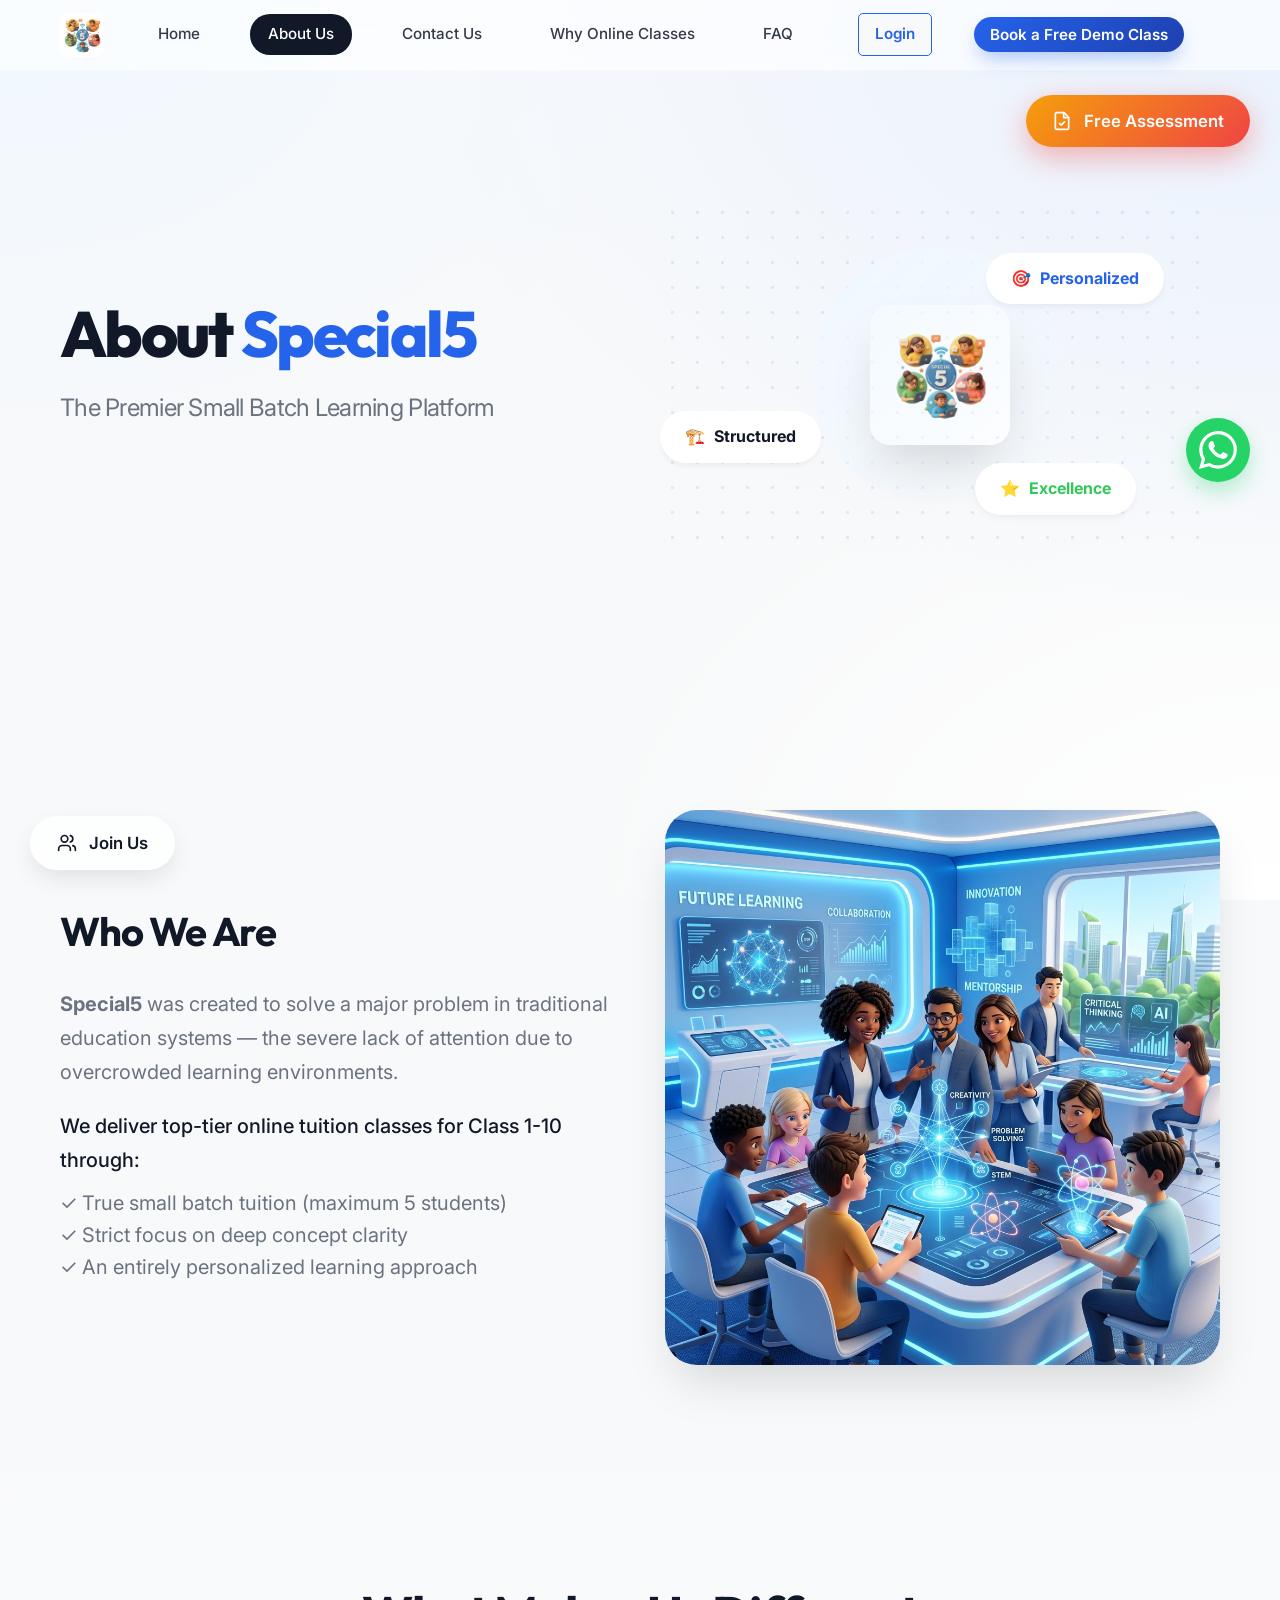
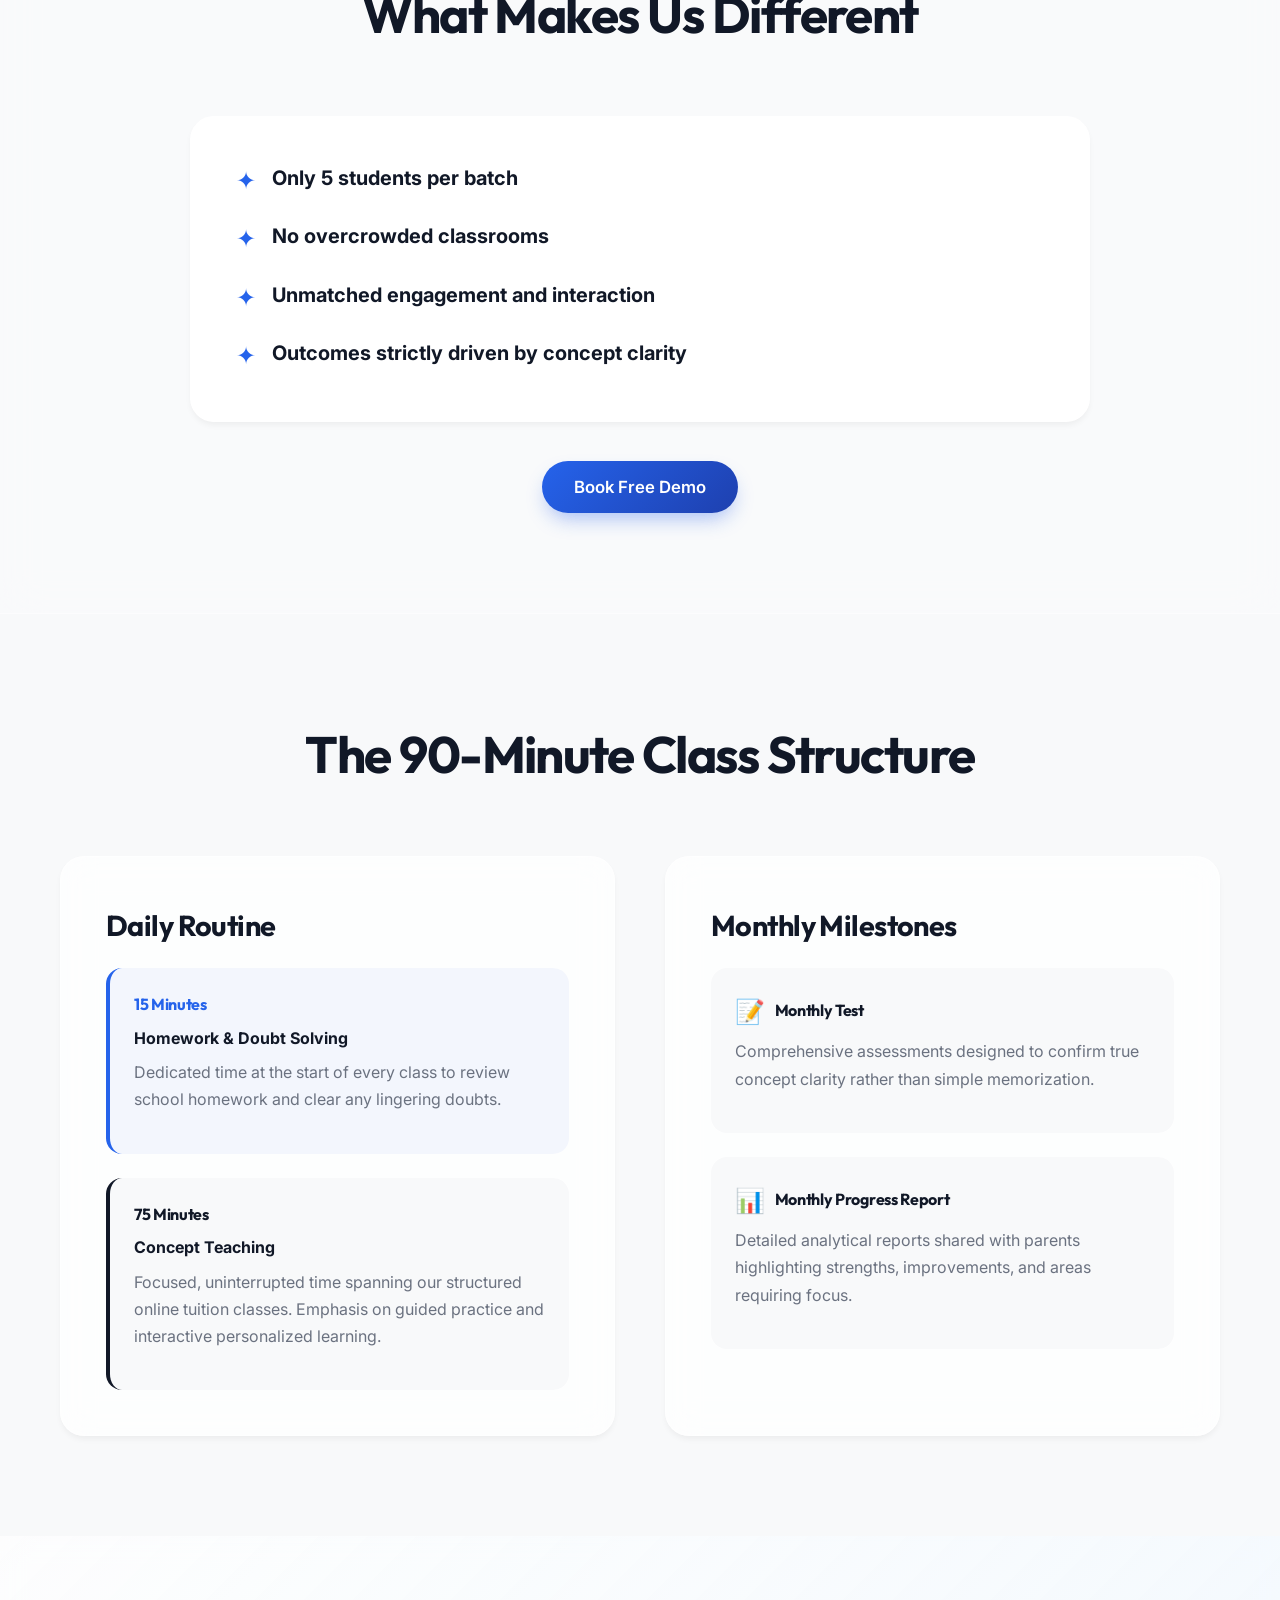
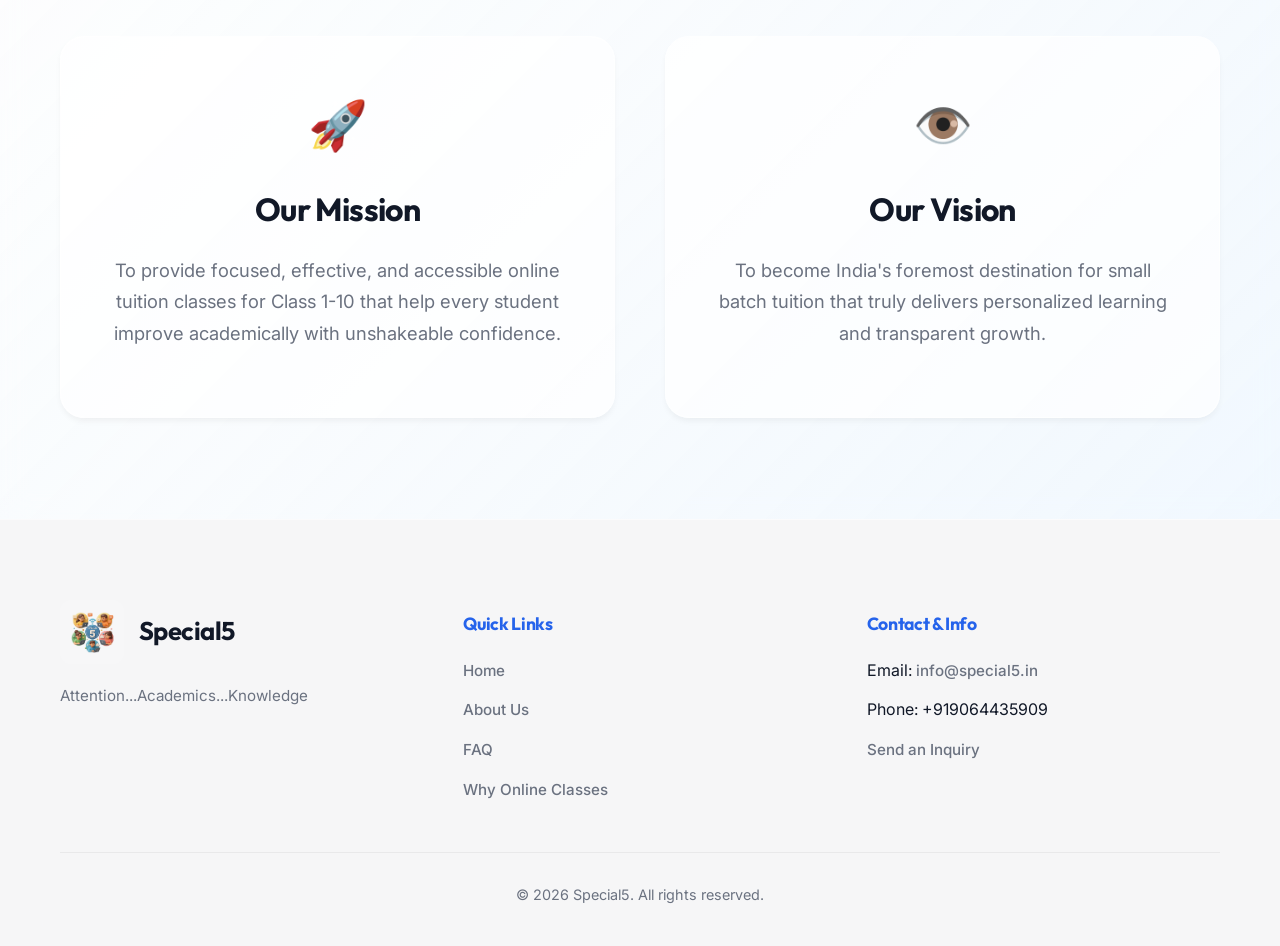
<file: about.html>
<!DOCTYPE html>
<html lang="en">
<head>
  <meta charset="UTF-8">
  <meta name="viewport" content="width=device-width, initial-scale=1.0">
  <meta name="description" content="Discover Special5. We provide premier online tuition classes for Class 1-10 through small batch tuition, emphasizing personalized learning and concept clarity.">
  <title>About Special5 | Small Batch Online Tuition Classes</title>
  <link rel="stylesheet" href="styles.css">
  <script src="components.js" defer></script>
</head>
<body>
  <!-- Header Padding -->
  <div style="padding-top: 80px;"></div>

  <!-- Hero / Introduction -->
  <section class="section section-light pb-0" style="padding-top: 120px;">
    <div class="container">
      <div class="grid-2" style="align-items: center; gap: 40px; margin-bottom: 60px;">
        
        <div style="text-align: left;" class="animate-slide-right">
          <h1 class="display-1" style="margin-bottom: 20px;">About <span style="color: var(--color-accent-blue);">Special5</span></h1>
          <p class="display-2" style="font-size: 1.5rem; color: var(--color-dark-grey); font-weight: 400; line-height: 1.6;">
            The Premier Small Batch Learning Platform
          </p>
        </div>

        <div style="text-align: center; position: relative; min-height: 350px; display: flex; align-items: center; justify-content: center;" class="animate-zoom-in delay-200">
          <!-- SVG Background Pattern -->
          <div style="position: absolute; width: 100%; height: 100%; top: 0; left: 0; background-image: radial-gradient(var(--color-accent-blue) 1.5px, transparent 1.5px); background-size: 25px 25px; opacity: 0.1; z-index: 0; border-radius: var(--border-radius-xl);"></div>
          
          <!-- Central Glow & Logo -->
          <div style="position: absolute; width: 16rem; height: 16rem; background: linear-gradient(135deg, var(--color-light-blue), transparent); border-radius: 50%; z-index: 1;"></div>
          <img src="images/new-logo.png" alt="Special5 Core Vision" style="position: relative; z-index: 2; height: 140px; border-radius: 20px; mix-blend-mode: multiply; background: white; padding: 15px; box-shadow: var(--shadow-lg);">
          
          <!-- Dynamic Floating Infographic Nodes -->
          <div style="position: absolute; top: 15%; right: 10%; background: white; padding: 12px 24px; border-radius: 30px; box-shadow: var(--shadow-sm); z-index: 3; font-weight: bold; color: var(--color-accent-blue); opacity: 0; border: var(--glass-border); animation: float-base-in 1s ease-out forwards; animation-delay: 0.6s;"><span style="margin-right: 5px;">🎯</span> Personalized</div>
          
          <div style="position: absolute; bottom: 25%; left: 0%; background: white; padding: 12px 24px; border-radius: 30px; box-shadow: var(--shadow-sm); z-index: 3; font-weight: bold; color: var(--color-dark-blue); opacity: 0; border: var(--glass-border); animation: float-base-in 1s ease-out forwards; animation-delay: 0.8s;"><span style="margin-right: 5px;">🏗️</span> Structured</div>
          
          <div style="position: absolute; bottom: 10%; right: 15%; background: white; padding: 12px 24px; border-radius: 30px; box-shadow: var(--shadow-sm); z-index: 3; font-weight: bold; color: #34c759; opacity: 0; border: var(--glass-border); animation: float-base-in 1s ease-out forwards; animation-delay: 1s;"><span style="margin-right: 5px;">⭐</span> Excellence</div>
        </div>

      </div>
    </div>
  </section>

  <!-- About Content -->
  <section class="section section-light">
    <div class="container">
      <div class="grid-2" style="align-items: center;">
        <div class="animate-slide-right">
          <h2 class="display-2" style="font-size: 2.5rem; margin-bottom: 24px;">Who We Are</h2>
          <p style="font-size: 1.25rem;">
            <strong>Special5</strong> was created to solve a major problem in traditional education systems — the severe lack of attention due to overcrowded learning environments.
          </p>
          <p style="font-size: 1.25rem; font-weight: 500; color: var(--color-dark-blue); margin-top: 20px; margin-bottom: 10px;">We deliver top-tier online tuition classes for Class 1-10 through:</p>
          <ul style="list-style: none; font-size: 1.25rem; color: var(--color-dark-grey); line-height: 1.6;">
            <li>✓ True small batch tuition (maximum 5 students)</li>
            <li>✓ Strict focus on deep concept clarity</li>
            <li>✓ An entirely personalized learning approach</li>
          </ul>
        </div>
        <div style="text-align: center;" class="animate-slide-left delay-100">
          <div style="position: absolute; top: 10%; right: 10%; width: 50%; padding-bottom: 50%; background: linear-gradient(135deg, var(--color-light-blue), transparent); border-radius: 50%; z-index: -1;"></div>
          <img src="images/about_team.png" loading="lazy" alt="Educational Trust and Partnership through personalized learning" style="max-width: 100%; border-radius: var(--border-radius-xl); box-shadow: var(--shadow-lg);">
        </div>
      </div>
    </div>
  </section>

  <!-- Teaching Methodology -->
  <section class="section section-soft">
    <div class="container animate-fade-up">
      <h2 class="display-2 text-center" style="margin-bottom: 60px;">What Makes Us Different</h2>
      <div class="card animate-fade-up delay-100" style="max-width: 900px; margin: 0 auto; background: var(--color-white);">
        <ul style="list-style-type: none; display: flex; flex-direction: column; gap: 20px;">
          <li style="display: flex; gap: 16px; align-items: flex-start;">
            <span style="font-size: 1.5rem; color: var(--color-accent-blue);">✦</span>
            <div style="font-size: 1.25rem;"><strong>Only 5 students per batch</strong></div>
          </li>
          <li style="display: flex; gap: 16px; align-items: flex-start;">
            <span style="font-size: 1.5rem; color: var(--color-accent-blue);">✦</span>
            <div style="font-size: 1.25rem;"><strong>No overcrowded classrooms</strong></div>
          </li>
          <li style="display: flex; gap: 16px; align-items: flex-start;">
            <span style="font-size: 1.5rem; color: var(--color-accent-blue);">✦</span>
            <div style="font-size: 1.25rem;"><strong>Unmatched engagement and interaction</strong></div>
          </li>
          <li style="display: flex; gap: 16px; align-items: flex-start;">
            <span style="font-size: 1.5rem; color: var(--color-accent-blue);">✦</span>
            <div style="font-size: 1.25rem;"><strong>Outcomes strictly driven by concept clarity</strong></div>
          </li>
        </ul>
      </div>
      <div style="text-align: center; margin-top: 40px;" class="animate-zoom-in delay-200">
        <button class="btn btn-primary" onclick="window.location.href='contact.html'">Book Free Demo</button>
      </div>
    </div>
  </section>

  <!-- Class Structure -->
  <section class="section section-light">
    <div class="container">
      <h2 class="display-2 text-center animate-fade-up" style="margin-bottom: 60px;">The 90-Minute Class Structure</h2>
      
      <div class="grid-2">
        <!-- Daily Structure -->
        <div class="card animate-slide-right delay-100">
          <h3 style="font-size: 1.8rem; margin-bottom: 20px; color: var(--color-dark-blue);">Daily Routine</h3>
          <div style="display: flex; flex-direction: column; gap: 24px;">
            <div style="background: rgba(37,99,235,0.05); padding: 24px; border-radius: var(--border-radius-md); border-left: 4px solid var(--color-accent-blue);">
              <h4 style="color: var(--color-accent-blue); margin-bottom: 8px;">15 Minutes</h4>
              <strong style="color: var(--color-dark-blue);">Homework & Doubt Solving</strong>
              <p style="margin-top: 8px; font-size: 1rem; color: var(--color-dark-grey);">Dedicated time at the start of every class to review school homework and clear any lingering doubts.</p>
            </div>
            <div style="background: var(--color-soft-grey); padding: 24px; border-radius: var(--border-radius-md); border-left: 4px solid var(--color-dark-blue);">
              <h4 style="color: var(--color-dark-blue); margin-bottom: 8px;">75 Minutes</h4>
              <strong style="color: var(--color-dark-blue);">Concept Teaching</strong>
              <p style="margin-top: 8px; font-size: 1rem; color: var(--color-dark-grey);">Focused, uninterrupted time spanning our structured online tuition classes. Emphasis on guided practice and interactive personalized learning.</p>
            </div>
          </div>
        </div>
        
        <!-- Monthly Structure -->
        <div class="card animate-slide-left delay-200">
          <h3 style="font-size: 1.8rem; margin-bottom: 20px; color: var(--color-dark-blue);">Monthly Milestones</h3>
          <div style="display: flex; flex-direction: column; gap: 24px;">
            <div style="background: var(--color-soft-grey); padding: 24px; border-radius: var(--border-radius-md);">
              <h4 style="display: flex; align-items: center; gap: 10px;"><span style="font-size: 1.5rem;">📝</span> Monthly Test</h4>
              <p style="margin-top: 8px; font-size: 1rem; color: var(--color-dark-grey);">Comprehensive assessments designed to confirm true concept clarity rather than simple memorization.</p>
            </div>
            <div style="background: var(--color-soft-grey); padding: 24px; border-radius: var(--border-radius-md);">
              <h4 style="display: flex; align-items: center; gap: 10px;"><span style="font-size: 1.5rem;">📊</span> Monthly Progress Report</h4>
              <p style="margin-top: 8px; font-size: 1rem; color: var(--color-dark-grey);">Detailed analytical reports shared with parents highlighting strengths, improvements, and areas requiring focus.</p>
            </div>
          </div>
        </div>
      </div>
    </div>
  </section>

  <!-- Mission & Vision -->
  <section class="section section-gradient">
    <div class="container animate-fade-up">
      <div class="grid-2">
        <div style="text-align: center; padding: 50px; background: rgba(255,255,255,0.7); border-radius: var(--border-radius-lg); backdrop-filter: blur(15px); border: var(--glass-border); box-shadow: var(--shadow-sm);" class="animate-zoom-in delay-100">
          <div style="font-size: 3rem; margin-bottom: 20px;">🚀</div>
          <h3 style="font-size: 2rem; margin-bottom: 20px; color: var(--color-dark-blue);">Our Mission</h3>
          <p style="font-size: 1.15rem; color: var(--color-dark-grey);">
            To provide focused, effective, and accessible online tuition classes for Class 1-10 that help every student improve academically with unshakeable confidence.
          </p>
        </div>
        <div style="text-align: center; padding: 50px; background: rgba(255,255,255,0.7); border-radius: var(--border-radius-lg); backdrop-filter: blur(15px); border: var(--glass-border); box-shadow: var(--shadow-sm);" class="animate-zoom-in delay-200">
          <div style="font-size: 3rem; margin-bottom: 20px;">👁️</div>
          <h3 style="font-size: 2rem; margin-bottom: 20px; color: var(--color-dark-blue);">Our Vision</h3>
          <p style="font-size: 1.15rem; color: var(--color-dark-grey);">
            To become India's foremost destination for small batch tuition that truly delivers personalized learning and transparent growth.
          </p>
        </div>
      </div>
    </div>
  </section>
</body>
</html>
</file>
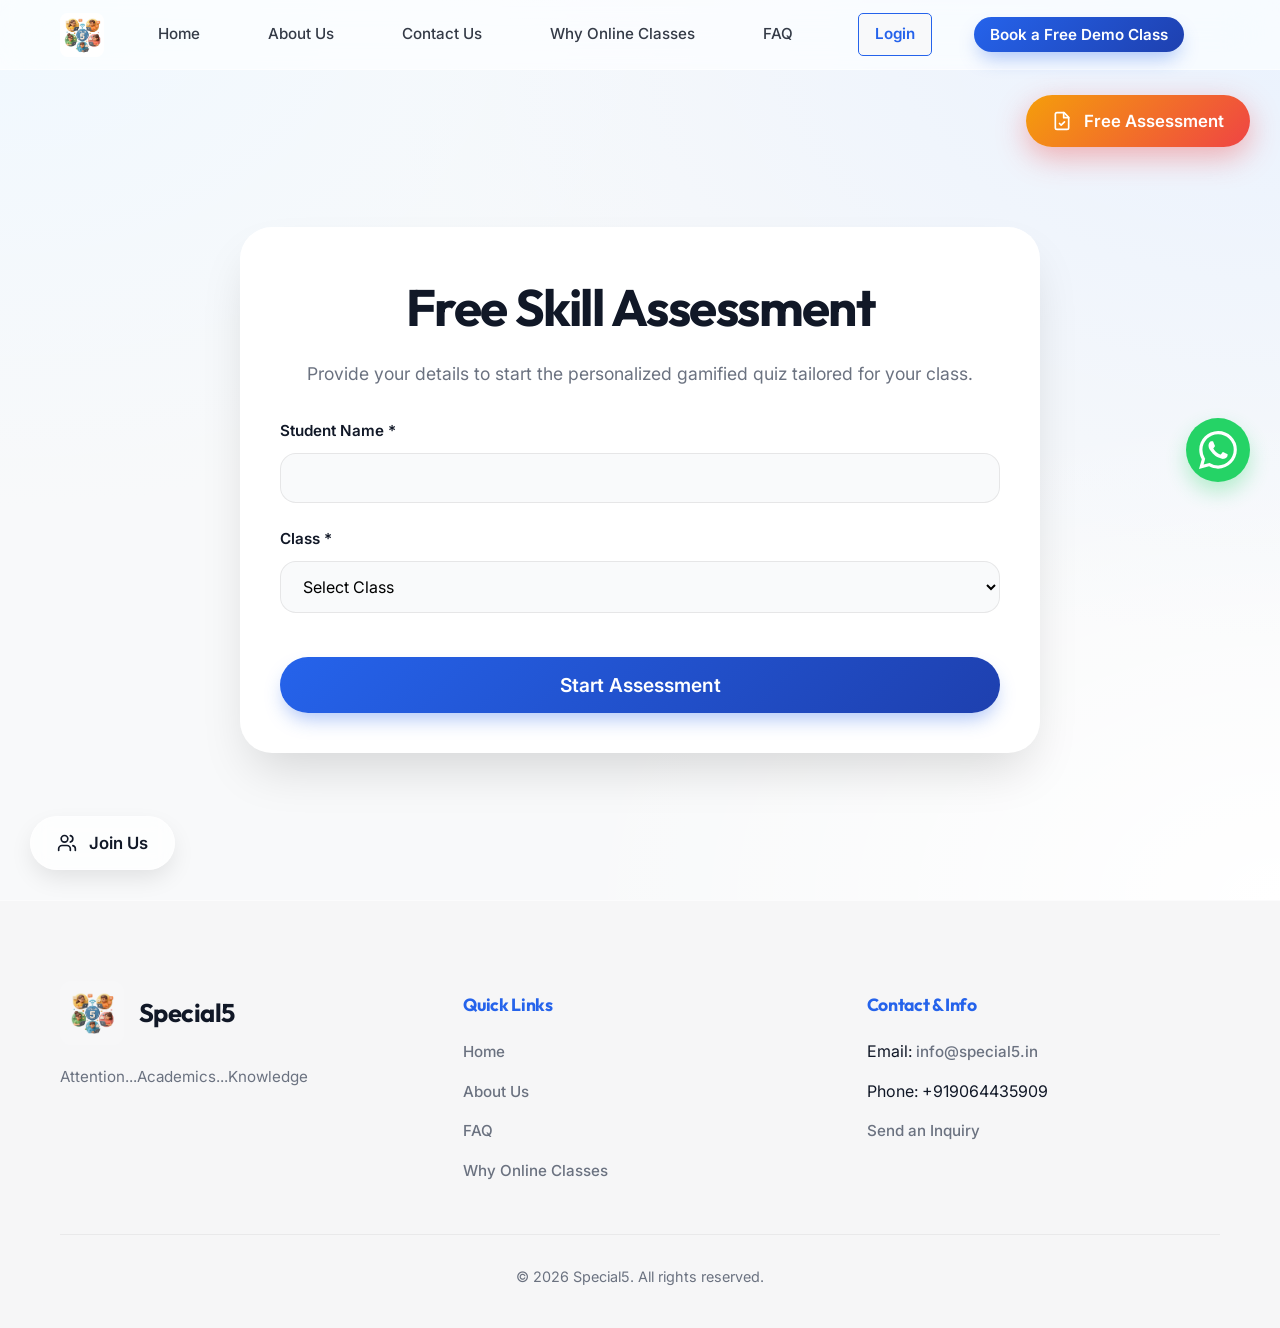
<file: assessment.html>
<!DOCTYPE html>
<html lang="en">
<head>
  <meta charset="UTF-8">
  <meta name="viewport" content="width=device-width, initial-scale=1.0">
  <title>Free Assessment | Special5 Online Tuitions</title>
  <meta name="description" content="Take a free personalized assessment to track your child's academic progress with Special5 Online Tuitions.">
  <link rel="stylesheet" href="styles.css">
  <script src="components.js" defer></script>
  <style>
    /* Assessment Specific Styles */
    .assessment-card {
      background: var(--color-white);
      border-radius: var(--border-radius-xl);
      box-shadow: var(--shadow-lg);
      padding: 40px;
      max-width: 800px;
      margin: 0 auto;
    }
    
    .question-box {
      font-size: 1.5rem;
      font-weight: 600;
      color: var(--color-dark-blue);
      margin-bottom: 30px;
    }
    
    .option-btn {
      display: block;
      width: 100%;
      text-align: left;
      padding: 18px 24px;
      margin-bottom: 15px;
      font-size: 1.1rem;
      background: var(--color-soft-grey);
      border: 2px solid transparent;
      border-radius: var(--border-radius-md);
      cursor: pointer;
      transition: all 0.2s ease;
      font-weight: 500;
      color: var(--color-dark-grey);
    }
    
    .option-btn:hover:not(:disabled) {
      background: var(--color-light-blue);
      border-color: var(--color-accent-blue);
      color: var(--color-accent-blue);
    }
    
    .option-btn.correct {
      background: #e8f5e9;
      border-color: #4caf50;
      color: #2e7d32;
    }
    
    .option-btn.wrong {
      background: #ffebee;
      border-color: #f44336;
      color: #c62828;
    }
    
    .option-btn:disabled {
      cursor: default;
      opacity: 0.8;
    }
    
    .progress-text {
      text-align: right;
      font-weight: 600;
      color: var(--color-accent-blue);
      margin-bottom: 20px;
      font-size: 1.1rem;
    }
    
    .feedback-msg {
      font-size: 1.25rem;
      font-weight: 700;
      text-align: center;
      margin: 20px 0;
      min-height: 30px;
    }
    
    .hidden {
      display: none !important;
    }
    
    /* Result Section */
    .result-score {
      font-size: 4rem;
      font-weight: 800;
      color: var(--color-accent-blue);
      margin: 20px 0;
    }
    
    .usp-list {
      list-style: none;
      padding: 0;
      margin: 30px auto;
      max-width: 400px;
      text-align: left;
      font-size: 1.2rem;
    }
    
    .usp-list li {
      margin-bottom: 15px;
      display: flex;
      align-items: center;
      gap: 10px;
    }
  </style>
</head>
<body>
  <!-- Header Padding -->
  <div style="padding-top: 80px;"></div>

  <section class="section section-light" id="assessment-section" style="min-height: calc(100vh - 80px); display: flex; align-items: center;">
    <div class="container fade-in-section" style="width: 100%;">
      
      <!-- STEP 1: Registration Form -->
      <div id="step-form" class="assessment-card">
        <h1 class="display-2 text-center" style="margin-bottom: 10px;">Free Skill Assessment</h1>
        <p class="text-center" style="margin-bottom: 30px; font-size: 1.1rem; color: var(--color-dark-grey);">Provide your details to start the personalized gamified quiz tailored for your class.</p>
        
        <form id="assessmentForm" onsubmit="handleAssessmentStart(event)">
          <div class="form-group">
            <label class="form-label">Student Name *</label>
            <input type="text" id="a_name" class="form-control" required>
          </div>
          <div class="form-group">
            <label class="form-label">Class *</label>
            <select id="a_class" class="form-control" required>
              <option value="">Select Class</option>
              <option value="Class 1">Class 1</option>
              <option value="Class 2">Class 2</option>
              <option value="Class 3">Class 3</option>
              <option value="Class 4">Class 4</option>
              <option value="Class 5">Class 5</option>
              <option value="Class 6">Class 6</option>
              <option value="Class 7">Class 7</option>
              <option value="Class 8">Class 8</option>
            </select>
          </div>
          <button type="submit" id="a_submit" class="btn btn-primary" style="width: 100%; padding: 16px; font-size: 1.2rem; margin-top: 20px;">Start Assessment</button>
        </form>
      </div>

      <!-- STEP 2: Loading State -->
      <div id="step-loading" class="assessment-card hidden text-center">
        <h2 class="display-2" style="margin-bottom: 20px;">Loading your Assessment...</h2>
        <p>Curating the best questions for your class level.</p>
        <div style="margin: 40px auto; width: 50px; height: 50px; border: 5px solid var(--color-soft-grey); border-top: 5px solid var(--color-accent-blue); border-radius: 50%; animation: spin 1s linear infinite;"></div>
        <style>@keyframes spin { 0% { transform: rotate(0deg); } 100% { transform: rotate(360deg); } }</style>
      </div>

      <!-- STEP 3: Quiz UI -->
      <div id="step-quiz" class="assessment-card hidden">
        <div style="display: flex; justify-content: space-between; font-weight: 500; color: var(--color-dark-grey); margin-bottom: 5px; border-bottom: 1px solid #eee; padding-bottom: 10px;">
          <span id="q_context_name"></span>
          <span id="q_context_class"></span>
        </div>
        <div class="progress-text" id="q_progress" style="margin-top: 15px;">Question 1 of 10</div>
        <div class="question-box" id="q_text">Loading question...</div>
        
        <div id="q_options">
          <!-- Options injected via JS -->
        </div>
        
        <div class="feedback-msg" id="q_feedback"></div>
        
        <button id="btn-next" class="btn btn-primary hidden" style="width: 100%; padding: 16px; font-size: 1.2rem; margin-top: 20px;" onclick="loadNextQuestion()">Next Question</button>
      </div>

      <!-- STEP 4: Results UI -->
      <div id="step-results" class="assessment-card hidden text-center">
        <h2 class="display-2">Assessment Complete!</h2>
        <div class="result-score" id="r_score">0 / 10</div>
        
        <!-- Conditional CTA Block -->
        <div id="r_cta_block">
          <!-- Injected via JS -->
        </div>
      </div>

    </div>
  </section>

  <script>
    // App State
    const AssessmentState = {
      questions: [],
      currentIndex: 0,
      score: 0,
      studentData: null,
      maxQuestions: 10
    };

    // Supabase Credentials
    const SUPABASE_URL = "https://pkwbtifellobbvaphigk.supabase.co";
    const SUPABASE_KEY = "eyJhbGciOiJIUzI1NiIsInR5cCI6IkpXVCJ9.eyJpc3MiOiJzdXBhYmFzZSIsInJlZiI6InBrd2J0aWZlbGxvYmJ2YXBoaWdrIiwicm9sZSI6ImFub24iLCJpYXQiOjE3NzUyNzkxMjAsImV4cCI6MjA5MDg1NTEyMH0.hhl5VSl05sUcuC4lsNPzTthZDRWRvIJz3srVyB1txjs";
    // Reuse from components.js or redefine
    const GAS_URL = "https://script.google.com/macros/s/AKfycbx75FM_AqMAjYs9dtYqEhrXGHcVp_JIwjUmFIaIWtDE7K6Pow7EtVPS3JUJn1675h5vwg/exec";

    // Utility to show/hide sections
    function showStep(stepId) {
      ['step-form', 'step-loading', 'step-quiz', 'step-results'].forEach(id => {
        document.getElementById(id).classList.add('hidden');
      });
      document.getElementById(stepId).classList.remove('hidden');
    }

    // Step 1 Submission Handler
    async function handleAssessmentStart(event) {
      event.preventDefault();
      
      const btn = document.getElementById('a_submit');
      btn.innerText = "Please wait...";
      btn.disabled = true;

      const name = document.getElementById('a_name').value;
      const cls = document.getElementById('a_class').value;

      AssessmentState.studentData = { name, cls };

      // Set explicit context tracking UI for Quiz
      document.getElementById('q_context_name').innerText = name;
      document.getElementById('q_context_class').innerText = cls;

      // Ensure API formatting maps to database (console check requested)
      console.log(`Starting assessment for ${name} in ${cls}`);

      // 2. Fetch Questions & Transition View
      showStep('step-loading');
      await fetchQuestions(cls);
    }

    // Lead Integration Flow
    async function pushLeadData(name, email, phone, cls) {
      try {
        // Supabase Lead Push
        const supabasePayload = {
          student_name: name,
          class: cls,
          phone: phone,
          email_id: email,
          source: "assessment",
          status: "new",
          demo_status: "pending",
          conversion_status: "pending"
        };

        fetch(`${SUPABASE_URL}/rest/v1/leads`, {
          method: "POST",
          headers: {
            "apikey": SUPABASE_KEY,
            "Authorization": `Bearer ${SUPABASE_KEY}`,
            "Content-Type": "application/json",
            "Prefer": "return=minimal"
          },
          body: JSON.stringify(supabasePayload)
        }).catch(err => console.error("Supabase Leads push error:", err));

        // Google Sheets Integration (same payload logic as main site forms)
        const googlePayload = {
          type: 'student',
          name: name,
          email: email,
          class: cls,
          phone: phone,
          mode: 'Online',
          subjects: 'Assessment Route'
        };

        fetch(GAS_URL, {
          method: "POST",
          mode: "no-cors",
          body: JSON.stringify(googlePayload)
        }).catch(err => console.error("Google Sheets push error:", err));

        // Note: Supressing the window.open(whatsapp) redirect here specifically so 
        // they can immediately jump into the Quiz UI.
      } catch (error) {
        console.error("Lead integration failed silently:", error);
      }
    }

    // Fetch Questions Logic
    async function fetchQuestions(cls) {
      try {
        console.log(`[Assessment] Attempting to fetch questions from Supabase for class: '${cls}'`);
        let url = `${SUPABASE_URL}/rest/v1/questions?class=eq.${encodeURIComponent(cls)}&select=*&limit=50`;
        
        let response = await fetch(url, {
          method: "GET",
          headers: {
            "apikey": SUPABASE_KEY,
            "Authorization": `Bearer ${SUPABASE_KEY}`,
            "Content-Type": "application/json"
          }
        });

        if (!response.ok) throw new Error(`[Assessment] HTTP Error fetching specific class: ${response.status}`);
        let data = await response.json();
        
        console.log(`[Assessment] Supabase returned ${data ? data.length : 0} questions for literal match '${cls}'`);

        // If returned empty, try extracting just the number in case the DB schema stores '3' instead of 'Class 3'
        if ((!data || data.length === 0) && cls.match(/\d+/)) {
          const classNum = cls.match(/\d+/)[0];
          console.log(`[Assessment] Trying fallback format match using numeral only: '${classNum}'`);
          const fallbackUrl = `${SUPABASE_URL}/rest/v1/questions?class=eq.${encodeURIComponent(classNum)}&select=*&limit=50`;
          
          response = await fetch(fallbackUrl, {
            method: "GET",
            headers: {
              "apikey": SUPABASE_KEY,
              "Authorization": `Bearer ${SUPABASE_KEY}`,
              "Content-Type": "application/json"
            }
          });
          
          if (response.ok) {
            data = await response.json();
            console.log(`[Assessment] Supabase returned ${data ? data.length : 0} questions for numeral match '${classNum}'`);
          }
        }

        if (!data || data.length === 0) {
          console.warn("[Assessment] ⚠️ No questions found in DB exactly matching the 'class' column. Please verify your Supabase Row Level Security (RLS) is permitted for SELECT operations, and that there are populated rows. Displaying Fallback questions.");
          const mockData = generateFallbackQuestions(cls);
          AssessmentState.questions = mockData;
        } else {
          console.log("[Assessment] Successfully loaded structured data from DB:", data);
          // Shuffle and limit up to 10
          AssessmentState.questions = data.sort(() => 0.5 - Math.random()).slice(0, AssessmentState.maxQuestions);
        }

        AssessmentState.maxQuestions = AssessmentState.questions.length;
        renderQuestion();
        showStep('step-quiz');

      } catch (err) {
        console.error("[Assessment] 🛑 Fatal Network/Fetch Error:", err);
        AssessmentState.questions = generateFallbackQuestions(cls);
        AssessmentState.maxQuestions = AssessmentState.questions.length;
        renderQuestion();
        showStep('step-quiz');
      }
    }

    // Render Quiz Question
    function renderQuestion() {
      const qData = AssessmentState.questions[AssessmentState.currentIndex];
      
      document.getElementById('q_progress').innerText = `Question ${AssessmentState.currentIndex + 1} of ${AssessmentState.maxQuestions}`;
      document.getElementById('q_text').innerText = qData.question || "Unable to parse question text.";
      document.getElementById('q_feedback').innerText = "";
      document.getElementById('btn-next').classList.add('hidden');

      const optionsContainer = document.getElementById('q_options');
      optionsContainer.innerHTML = '';

      // Normalize generic option schema into array (supports both Option1 and Option_A schema patterns)
      const options = [
        qData.option1 || qData.option_a, 
        qData.option2 || qData.option_b, 
        qData.option3 || qData.option_c, 
        qData.option4 || qData.option_d
      ];
      
      // Filter out empty options and randomize their display order
      const shuffledOptions = options.filter(opt => opt).sort(() => Math.random() - 0.5);
      
      // Resolve correct answer literal string. 
      // E.g., if correct_answer is "option1", actual text is qData["option1"]
      let actualCorrectAnswer = qData.correct_answer;
      if (typeof qData.correct_answer === 'string' && qData[qData.correct_answer]) {
        actualCorrectAnswer = qData[qData.correct_answer];
      }
      
      shuffledOptions.forEach((opt, idx) => {
        const btn = document.createElement('button');
        btn.className = "option-btn";
        btn.innerText = opt;
        btn.onclick = () => handleAnswerSelect(opt, actualCorrectAnswer, btn);
        optionsContainer.appendChild(btn);
      });
    }

    // Answer Selection Logic
    function handleAnswerSelect(selected, correct, clickedBtn) {
      // 1. Lock all buttons
      const allBtns = document.querySelectorAll('.option-btn');
      allBtns.forEach(b => b.disabled = true);

      const feedback = document.getElementById('q_feedback');

      // 2. Evaluate & Highlight
      // Some DBs might store 'A', 'B' instead of the literal text. If DB stores textual correct_answer, direct check:
      const matches = (selected.trim().toLowerCase() === correct.trim().toLowerCase());
      
      if (matches) {
        clickedBtn.classList.add('correct');
        feedback.innerText = "Correct! ✅";
        feedback.style.color = "#2e7d32";
        AssessmentState.score++;
      } else {
        clickedBtn.classList.add('wrong');
        feedback.innerText = "Incorrect! ❌";
        feedback.style.color = "#c62828";
        
        // Highlight correct option too
        allBtns.forEach(b => {
          if (b.innerText.trim().toLowerCase() === correct.trim().toLowerCase()) {
            b.classList.add('correct');
          }
        });
      }

      // 3. Show Next button
      document.getElementById('btn-next').classList.remove('hidden');
    }

    // Load Next
    function loadNextQuestion() {
      AssessmentState.currentIndex++;
      if (AssessmentState.currentIndex < AssessmentState.maxQuestions) {
        renderQuestion();
      } else {
        renderResults();
      }
    }

    // Render Final Results Screen
    function renderResults() {
      showStep('step-results');
      const percentage = Math.round((AssessmentState.score / AssessmentState.maxQuestions) * 100);
      
      document.getElementById('r_score').innerText = `${AssessmentState.score} / ${AssessmentState.maxQuestions} (${percentage}%)`;

      const ctaBlock = document.getElementById('r_cta_block');
      
      if (AssessmentState.score < AssessmentState.maxQuestions) {
        ctaBlock.innerHTML = `
          <h3 style="font-size: 1.8rem; color: var(--color-dark-blue); margin-bottom: 20px;">Improve your score with expert guidance.</h3>
          <ul class="usp-list">
            <li><span style="color: #4caf50; font-size: 1.5rem;">✓</span> Personalized attention</li>
            <li><span style="color: #4caf50; font-size: 1.5rem;">✓</span> Expert teachers</li>
            <li><span style="color: #4caf50; font-size: 1.5rem;">✓</span> True concept clarity</li>
            <li><span style="color: #4caf50; font-size: 1.5rem;">✓</span> Performance tracking</li>
          </ul>
          <button class="btn btn-primary" style="padding: 18px 40px; font-size: 1.25rem; font-weight: 600; margin-top: 20px; box-shadow: var(--shadow-md);" onclick="triggerDemoBooking()">Register Now</button>
        `;
      } else {
        ctaBlock.innerHTML = `
          <h3 style="font-size: 1.8rem; color: #4caf50; margin-bottom: 20px;">Excellent performance! 🎉</h3>
          <p style="font-size: 1.2rem; margin-bottom: 30px;">You have a great foundation. Take it to the next level with our advanced batch.</p>
          <button class="btn btn-primary" style="padding: 18px 40px; font-size: 1.25rem; font-weight: 600; margin-top: 10px; box-shadow: var(--shadow-md);" onclick="triggerDemoBooking()">Register Now</button>
        `;
      }
    }

    function triggerDemoBooking() {
      // Pass the contextual payload straight to the centralized registration route via query params
      const qName = encodeURIComponent(AssessmentState.studentData.name);
      const qClass = encodeURIComponent(AssessmentState.studentData.cls);
      window.location.href = `contact.html?name=${qName}&class=${qClass}`;
    }

    // Helper: Mock Questions if Database is entirely Empty 
    // (Fail-safe UX to ensure page is demonstrable)
    function generateFallbackQuestions(cls) {
      return Array.from({length: 10}).map((_, i) => ({
        question: `Sample Assessment Question ${i + 1} for ${cls}`,
        option_a: "Option 1 (Correct)",
        option_b: "Option 2",
        option_c: "Option 3",
        option_d: "Option 4",
        correct_answer: "Option 1 (Correct)"
      }));
    }

  </script>
</body>
</html>
</file>
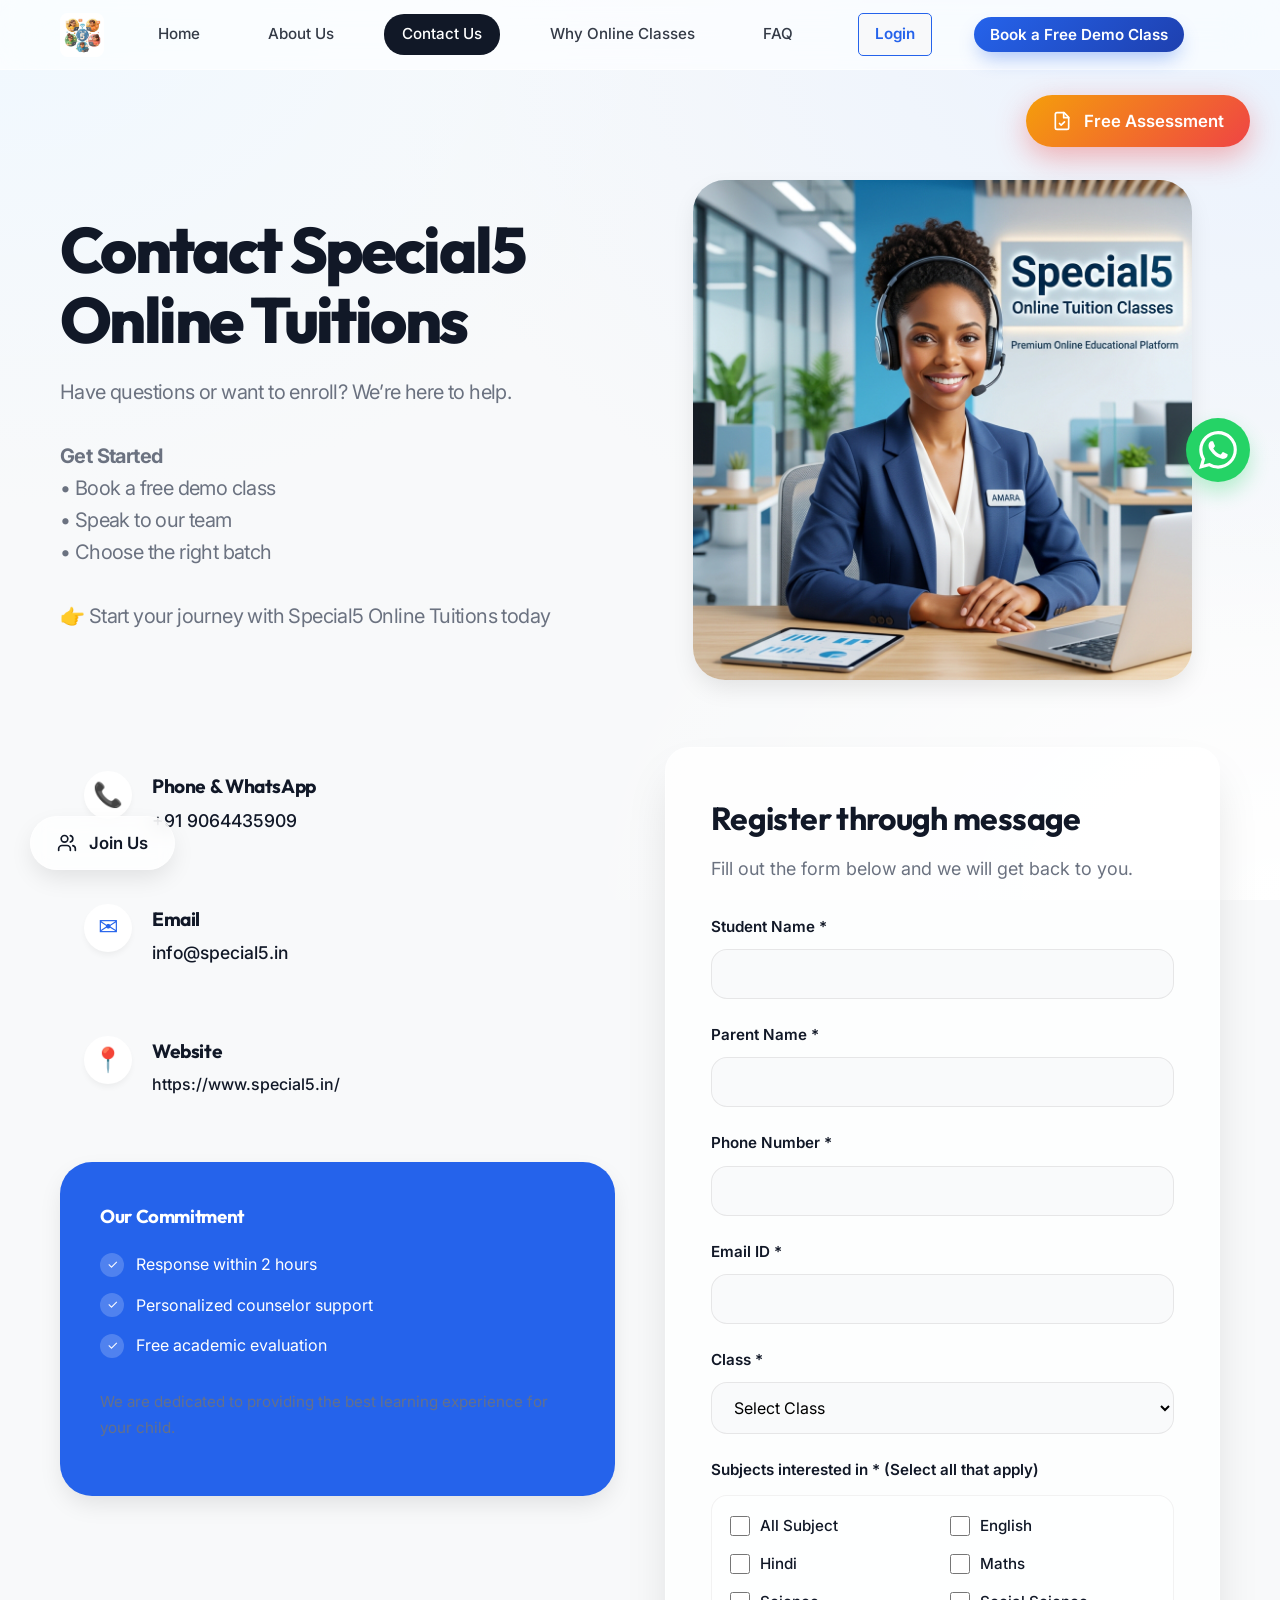
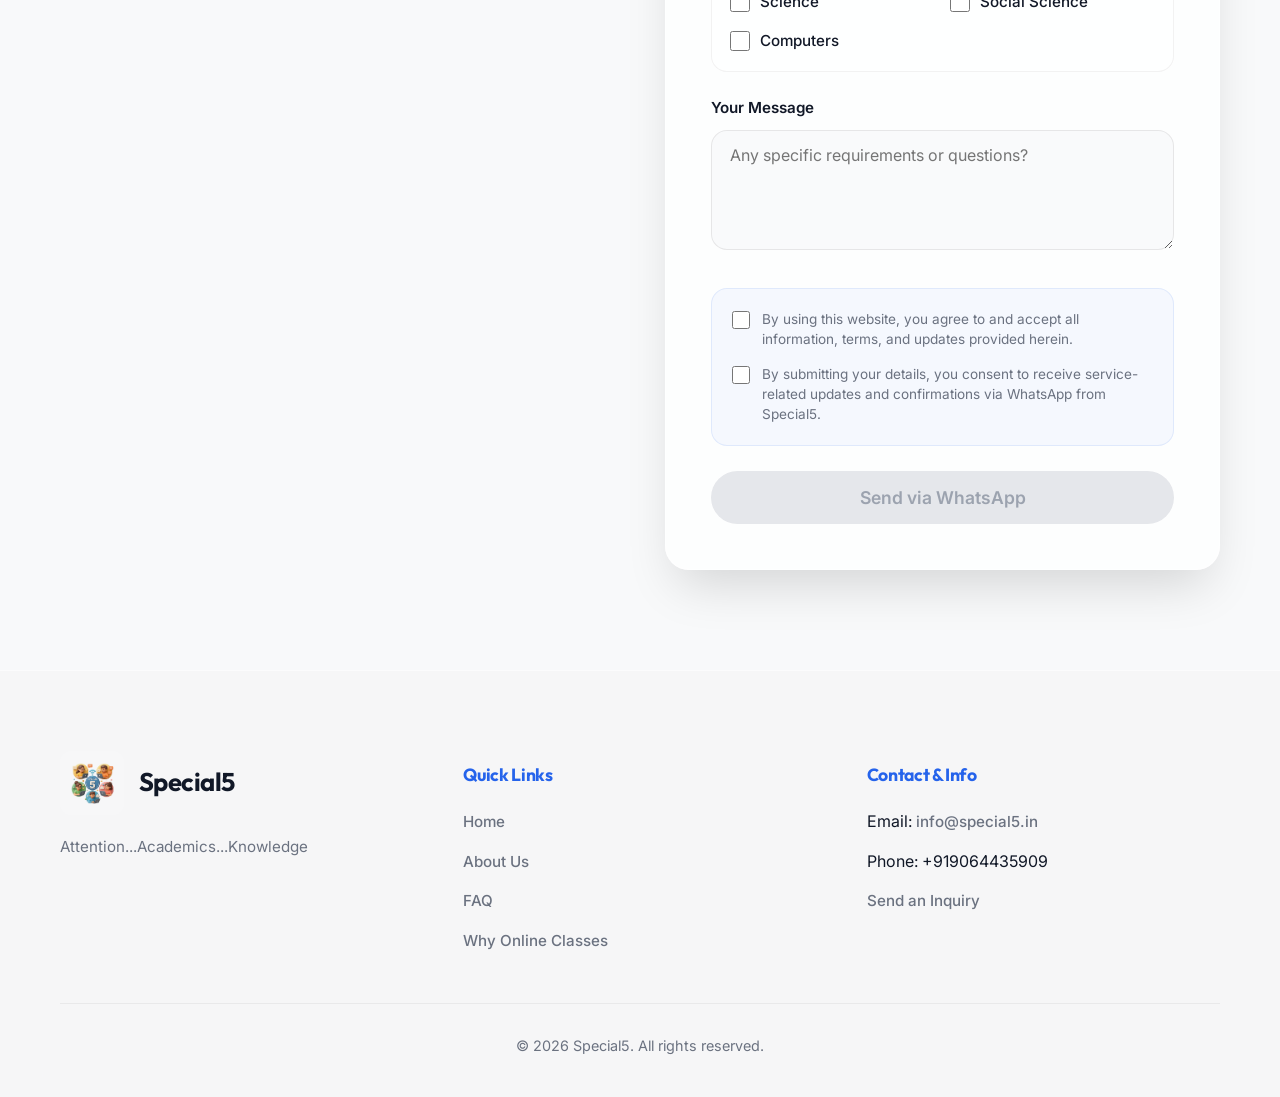
<file: contact.html>
<!DOCTYPE html>
<html lang="en">

<head>
  <meta charset="UTF-8">
  <meta name="viewport" content="width=device-width, initial-scale=1.0">
  <meta name="description"
    content="Contact Special5 to book a free online tuition demo for Classes 1-10. Small batch personalized learning.">
  <title>Contact Special5 | Book Online Tuition Demo Class</title>
  <link rel="stylesheet" href="styles.css">
  <script src="components.js" defer></script>
</head>

<body>
  <!-- Header Padding -->
  <div style="padding-top: 80px;"></div>

  <section class="section section-light pt-0 mt-0">
    <div class="container animate-fade-up">
      <div class="grid-2" style="align-items: center; margin-bottom: 60px;">
        <div style="text-align: left;" class="animate-slide-right">
          <h1 class="display-1" style="margin-bottom: 20px;">Contact Special5 Online Tuitions</h1>
          <p class="display-2"
            style="font-size: 1.25rem; color: var(--color-dark-grey); font-weight: 400; line-height: 1.6;">
            Have questions or want to enroll? We’re here to help.<br><br>
            <strong>Get Started</strong><br>
            • Book a free demo class<br>
            • Speak to our team<br>
            • Choose the right batch<br><br>
            👉 Start your journey with Special5 Online Tuitions today
          </p>
        </div>
        <div style="text-align: center;" class="animate-zoom-in delay-200">
          <img src="images/contact_support.png" loading="lazy" alt="friendly tutor and student interaction during online tuition class"
            style="max-width: 90%; border-radius: var(--border-radius-xl); box-shadow: var(--shadow-md);">
        </div>
      </div>

      <div class="grid-2">
        <!-- Contact Info & QR -->
        <div style="display: flex; flex-direction: column; gap: 40px;" class="animate-slide-right">
          <!-- Quick Info Cards -->
          <div style="display: flex; flex-direction: column; gap: 20px;">
            <div
              style="display: flex; gap: 20px; align-items: flex-start; padding: 24px; background: var(--color-soft-grey); border-radius: var(--border-radius-lg);">
              <div
                style="background: var(--color-white); width: 48px; height: 48px; border-radius: 50%; display: flex; align-items: center; justify-content: center; font-size: 1.5rem; color: var(--color-accent-blue); box-shadow: var(--shadow-sm); flex-shrink: 0;">
                📞</div>
              <div>
                <h3 style="font-size: 1.2rem; margin-bottom: 4px;">Phone & WhatsApp</h3>
                <p style="margin-bottom: 0; font-size: 1.1rem; color: var(--color-dark-blue); font-weight: 500;">+91
                  9064435909</p>
              </div>
            </div>

            <div
              style="display: flex; gap: 20px; align-items: flex-start; padding: 24px; background: var(--color-soft-grey); border-radius: var(--border-radius-lg);">
              <div
                style="background: var(--color-white); width: 48px; height: 48px; border-radius: 50%; display: flex; align-items: center; justify-content: center; font-size: 1.5rem; color: var(--color-accent-blue); box-shadow: var(--shadow-sm); flex-shrink: 0;">
                ✉️</div>
              <div>
                <h3 style="font-size: 1.2rem; margin-bottom: 4px;">Email</h3>
                <p style="margin-bottom: 0; font-size: 1.1rem; color: var(--color-dark-blue); font-weight: 500;"><a
                    href="mailto:info@special5.in" style="color: inherit;">info@special5.in</a></p>
              </div>
            </div>

            <div
              style="display: flex; gap: 20px; align-items: flex-start; padding: 24px; background: var(--color-soft-grey); border-radius: var(--border-radius-lg);">
              <div
                style="background: var(--color-white); width: 48px; height: 48px; border-radius: 50%; display: flex; align-items: center; justify-content: center; font-size: 1.5rem; color: var(--color-accent-blue); box-shadow: var(--shadow-sm); flex-shrink: 0;">
                📍</div>
              <div>
                <h3 style="font-size: 1.2rem; margin-bottom: 4px;">Website</h3>
                <p style="margin-bottom: 0; font-size: 1rem; color: var(--color-dark-blue); font-weight: 500;"><a
                    href="https://www.special5.in/" style="color: inherit;">https://www.special5.in/</a></p>
              </div>
            </div>
          </div>

          <!-- Support Commitment Section -->
          <div
            style="background: var(--color-accent-blue); padding: 40px; border-radius: var(--border-radius-xl); text-align: left; color: var(--color-white); box-shadow: var(--shadow-md);">
            <h3 style="color: var(--color-white); margin-bottom: 20px;">Our Commitment</h3>
            <ul style="list-style: none; padding: 0; display: flex; flex-direction: column; gap: 15px;">
              <li style="display: flex; gap: 12px; align-items: center;">
                <span
                  style="background: rgba(255,255,255,0.2); width: 24px; height: 24px; border-radius: 50%; display: flex; align-items: center; justify-content: center; font-size: 0.8rem;">✓</span>
                <span>Response within 2 hours</span>
              </li>
              <li style="display: flex; gap: 12px; align-items: center;">
                <span
                  style="background: rgba(255,255,255,0.2); width: 24px; height: 24px; border-radius: 50%; display: flex; align-items: center; justify-content: center; font-size: 0.8rem;">✓</span>
                <span>Personalized counselor support</span>
              </li>
              <li style="display: flex; gap: 12px; align-items: center;">
                <span
                  style="background: rgba(255,255,255,0.2); width: 24px; height: 24px; border-radius: 50%; display: flex; align-items: center; justify-content: center; font-size: 0.8rem;">✓</span>
                <span>Free academic evaluation</span>
              </li>
            </ul>
            <p style="margin-top: 30px; font-size: 0.95rem; opacity: 0.9;">We are dedicated to providing the best
              learning experience for your child.</p>
          </div>
        </div>

        <!-- Contact Form -->
        <div class="card animate-slide-left delay-200" style="box-shadow: var(--shadow-lg);">
          <h2 style="font-size: 2rem; margin-bottom: 10px;">Register through message</h2>
          <p style="margin-bottom: 30px;">Fill out the form below and we will get back to you.</p>

          <form onsubmit="submitContactPageForm(event)">
            <div class="form-group">
              <label class="form-label">Student Name *</label>
              <input type="text" id="c_student_name" class="form-control" required>
            </div>
            <div class="form-group">
              <label class="form-label">Parent Name *</label>
              <input type="text" id="c_parent_name" class="form-control" required>
            </div>
            <div class="form-group">
              <label class="form-label">Phone Number *</label>
              <input type="tel" id="c_phone" class="form-control" required>
            </div>
            <div class="form-group">
              <label class="form-label">Email ID *</label>
              <input type="email" id="c_email" class="form-control" required>
            </div>
            <div class="form-group">
              <label class="form-label">Class *</label>
              <select id="c_class" class="form-control" required>
                <option value="">Select Class</option>
                <option value="Class 1">Class 1</option>
                <option value="Class 2">Class 2</option>
                <option value="Class 3">Class 3</option>
                <option value="Class 4">Class 4</option>
                <option value="Class 5">Class 5</option>
                <option value="Class 6">Class 6</option>
                <option value="Class 7">Class 7</option>
                <option value="Class 8">Class 8</option>
                <option value="Class 9">Class 9</option>
                <option value="Class 10">Class 10</option>
              </select>
            </div>
            <input type="hidden" id="c_mode" value="Online">
            <div class="form-group" style="margin-top: 20px;">
              <label class="form-label">Subjects interested in * (Select all that apply)</label>
              <div class="checkbox-group" id="c_subjects_group">
                <label class="checkbox-item"><input type="checkbox" name="c_subject" value="All Subject"> All
                  Subject</label>
                <label class="checkbox-item"><input type="checkbox" name="c_subject" value="English"> English</label>
                <label class="checkbox-item"><input type="checkbox" name="c_subject" value="Hindi"> Hindi</label>
                <label class="checkbox-item"><input type="checkbox" name="c_subject" value="Maths"> Maths</label>
                <label class="checkbox-item"><input type="checkbox" name="c_subject" value="Science"> Science</label>
                <label class="checkbox-item"><input type="checkbox" name="c_subject" value="Social Science"> Social
                  Science</label>
                <label class="checkbox-item"><input type="checkbox" name="c_subject" value="Computers">
                  Computers</label>
              </div>
            </div>
            <div class="form-group">
              <label class="form-label">Your Message</label>
              <textarea id="c_message" class="form-control"
                placeholder="Any specific requirements or questions?"></textarea>
            </div>
            <div class="form-disclaimer">
              <label class="disclaimer-item">
                <input type="checkbox" id="c_disclaimer1" onchange="validateForm('contact')">
                By using this website, you agree to and accept all information, terms, and updates provided herein.
              </label>
              <label class="disclaimer-item">
                <input type="checkbox" id="c_disclaimer2" onchange="validateForm('contact')">
                By submitting your details, you consent to receive service-related updates and confirmations via
                WhatsApp from Special5.
              </label>
            </div>
            <button type="submit" id="c_submit" class="btn btn-primary"
              style="width: 100%; padding: 16px; font-size: 1.1rem;" disabled>Send via WhatsApp</button>
          </form>
        </div>
      </div>
    </div>
  </section>

  <script>
    document.addEventListener('DOMContentLoaded', () => {
      const urlParams = new URLSearchParams(window.location.search);
      if (urlParams.has('name')) {
        const nameField = document.getElementById('c_student_name');
        if (nameField) nameField.value = urlParams.get('name');
      }
      if (urlParams.has('class')) {
        const clsValue = urlParams.get('class');
        const selectBox = document.getElementById('c_class');
        if (selectBox) {
          for (let i = 0; i < selectBox.options.length; i++) {
            if (selectBox.options[i].value === clsValue || selectBox.options[i].text === clsValue) {
              selectBox.selectedIndex = i;
              break;
            }
          }
        }
      }
    });

    async function submitContactPageForm(event) {
      event.preventDefault();

      const submitBtn = event.target.querySelector('button[type="submit"]');
      const originalBtnText = submitBtn.innerText;
      submitBtn.innerText = "Processing...";
      submitBtn.disabled = true;

      const sName = document.getElementById('c_student_name').value;
      const pName = document.getElementById('c_parent_name').value;
      const email = document.getElementById('c_email').value;
      const phone = document.getElementById('c_phone').value;
      const cls = document.getElementById('c_class').value || 'Not specified';
      const mode = document.getElementById('c_mode').value;

      // Get selected subjects
      const subjectCheckboxes = document.querySelectorAll('input[name="c_subject"]:checked');
      const subsArray = Array.from(subjectCheckboxes).map(cb => cb.value);
      const subs = subsArray.length > 0 ? subsArray.join(', ') : 'Not specified';

      const msg = document.getElementById('c_message').value || 'No additional message';

      const supabasePayload = {
        student_name: `${sName} (Parent: ${pName})`,
        phone: phone,
        class: cls,
        subjects: subs,
        email_id: email,
        mode: mode,
        source: "website",
        status: "new",
        demo_status: "pending",
        conversion_status: "pending",
        remarks: msg
      };

      // 1. Send data to Google Sheets (Strict First Priority)
      const googlePayload = {
        type: 'student',
        name: `${sName} (Parent: ${pName})`,
        email: email,
        class: cls,
        phone: phone,
        mode: mode,
        subjects: subs
      };

      const GOOGLE_SCRIPT_URL = "https://script.google.com/macros/s/AKfycbx75FM_AqMAjYs9dtYqEhrXGHcVp_JIwjUmFIaIWtDE7K6Pow7EtVPS3JUJn1675h5vwg/exec";
      try {
        await fetch(GOOGLE_SCRIPT_URL, {
          method: "POST",
          mode: "no-cors",
          body: JSON.stringify(googlePayload)
        });
      } catch (error) {
        console.error("Error logging to Google Sheets", error);
      }

      // 2. Send to Supabase (Protected flow)
      try {
        await fetch("https://pkwbtifellobbvaphigk.supabase.co/rest/v1/leads", {
          method: "POST",
          headers: {
            "apikey": "eyJhbGciOiJIUzI1NiIsInR5cCI6IkpXVCJ9.eyJpc3MiOiJzdXBhYmFzZSIsInJlZiI6InBrd2J0aWZlbGxvYmJ2YXBoaWdrIiwicm9sZSI6ImFub24iLCJpYXQiOjE3NzUyNzkxMjAsImV4cCI6MjA5MDg1NTEyMH0.hhl5VSl05sUcuC4lsNPzTthZDRWRvIJz3srVyB1txjs",
            "Authorization": "Bearer eyJhbGciOiJIUzI1NiIsInR5cCI6IkpXVCJ9.eyJpc3MiOiJzdXBhYmFzZSIsInJlZiI6InBrd2J0aWZlbGxvYmJ2YXBoaWdrIiwicm9sZSI6ImFub24iLCJpYXQiOjE3NzUyNzkxMjAsImV4cCI6MjA5MDg1NTEyMH0.hhl5VSl05sUcuC4lsNPzTthZDRWRvIJz3srVyB1txjs",
            "Content-Type": "application/json",
            "Prefer": "return=minimal"
          },
          body: JSON.stringify(supabasePayload)
        });
      } catch (error) {
        console.error("Error logging to Supabase", error);
      }

      // 2. WhatsApp Redirect
      const WHATSAPP_NUMBER = "919064435909";
      const whatsappMessage = `*Contact Form Inquiry*\n\n*Student Name:* ${sName}\n*Parent Name:* ${pName}\n*Email:* ${email}\n*Class:* ${cls}\n*Subjects:* ${subs}\n*Mode:* ${mode}\n*Phone:* ${phone}\n\n*Message:* ${msg}`;
      const encodedMessage = encodeURIComponent(whatsappMessage);
      const whatsappUrl = `https://wa.me/${WHATSAPP_NUMBER}?text=${encodedMessage}`;

      window.open(whatsappUrl, '_blank');

      submitBtn.innerText = originalBtnText;
      submitBtn.disabled = false;
      event.target.reset();
    }
  </script>
</body>

</html>
</file>
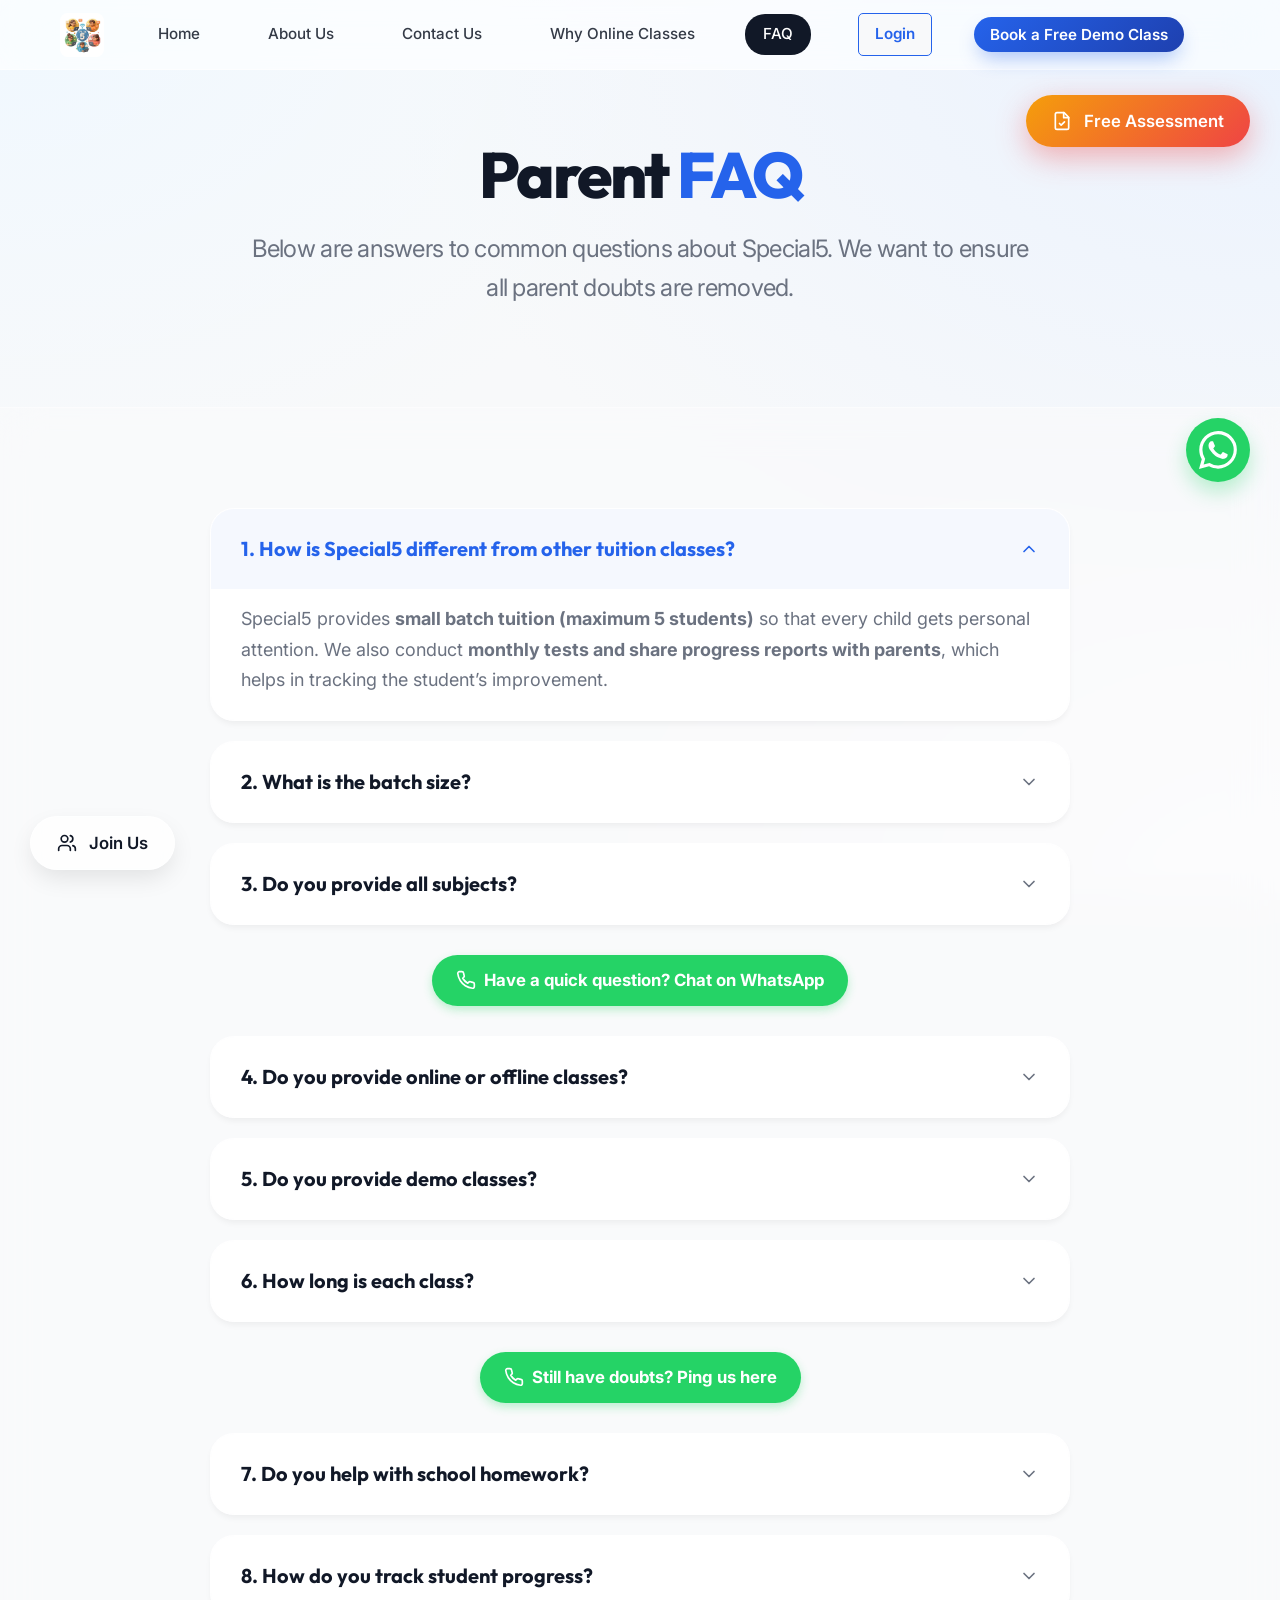
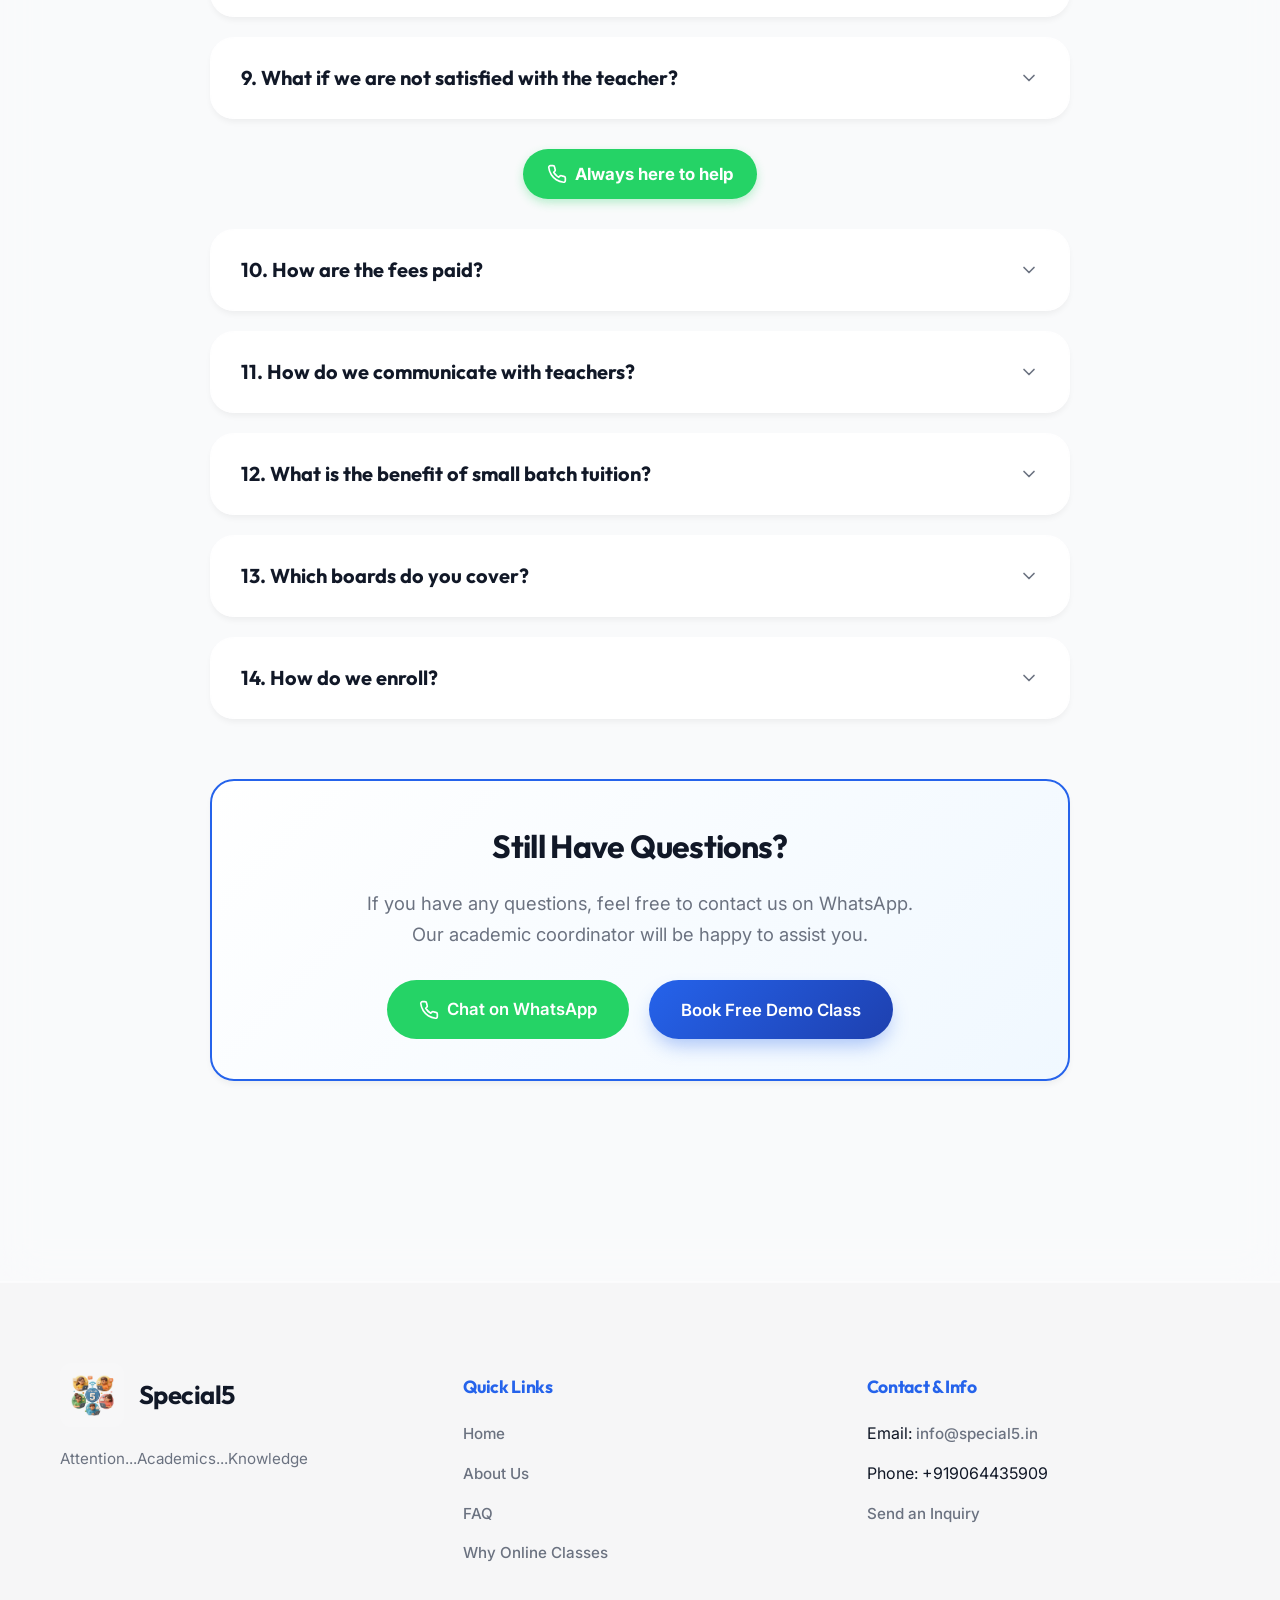
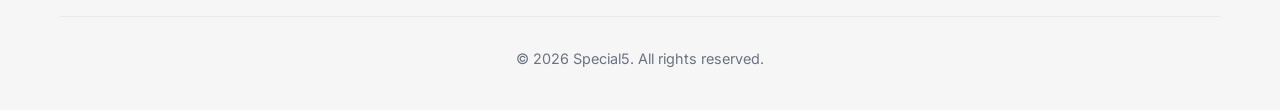
<file: faq.html>
<!DOCTYPE html>
<html lang="en">
<head>
  <meta charset="UTF-8">
  <meta name="viewport" content="width=device-width, initial-scale=1.0">
  <meta name="description" content="Frequently Asked Questions by Parents at Special5 - Online Tuition Classes - Small Batch Tuition, Online and Offline Classes.">
  <title>Parent FAQ | Special5 - Online Tuition Classes</title>
  <link rel="stylesheet" href="styles.css">
  <script src="components.js" defer></script>
</head>
<body>
  <!-- Header Padding -->
  <div style="padding-top: 80px;"></div>

  <!-- Hero / Introduction -->
  <section class="section section-light pb-0" style="padding-top: 60px;">
    <div class="container text-center fade-in-section">
      <h1 class="display-1" style="margin-bottom: 20px;">Parent <span style="color: var(--color-accent-blue);">FAQ</span></h1>
      <p class="display-2" style="font-size: 1.5rem; max-width: 800px; margin: 0 auto; color: var(--color-dark-grey); font-weight: 400; line-height: 1.6;">
        Below are answers to common questions about Special5. We want to ensure all parent doubts are removed.
      </p>
    </div>
  </section>

  <!-- FAQ Section -->
  <section class="section section-soft pb-0">
    <div class="container fade-in-section" style="max-width: 900px; padding-bottom: 100px;">
      
      <div class="faq-accordion">
        
        <div class="accordion-item">
          <div class="accordion-header">
            1. How is Special5 different from other tuition classes?
            <svg xmlns="http://www.w3.org/2000/svg" width="20" height="20" viewBox="0 0 24 24" fill="none" stroke="currentColor" stroke-width="2" stroke-linecap="round" stroke-linejoin="round"><path d="m6 9 6 6 6-6"/></svg>
          </div>
          <div class="accordion-content">
            <p style="margin-top: 15px; margin-bottom: 0;">Special5 provides <strong>small batch tuition (maximum 5 students)</strong> so that every child gets personal attention. We also conduct <strong>monthly tests and share progress reports with parents</strong>, which helps in tracking the student’s improvement.</p>
          </div>
        </div>

        <div class="accordion-item">
          <div class="accordion-header">
            2. What is the batch size?
            <svg xmlns="http://www.w3.org/2000/svg" width="20" height="20" viewBox="0 0 24 24" fill="none" stroke="currentColor" stroke-width="2" stroke-linecap="round" stroke-linejoin="round"><path d="m6 9 6 6 6-6"/></svg>
          </div>
          <div class="accordion-content">
            <p style="margin-top: 15px; margin-bottom: 0;">We keep a <strong>maximum of 5 students per batch</strong> to ensure personal attention and better understanding for every student.</p>
          </div>
        </div>
        
        <div class="accordion-item">
          <div class="accordion-header">
            3. Do you provide all subjects?
            <svg xmlns="http://www.w3.org/2000/svg" width="20" height="20" viewBox="0 0 24 24" fill="none" stroke="currentColor" stroke-width="2" stroke-linecap="round" stroke-linejoin="round"><path d="m6 9 6 6 6-6"/></svg>
          </div>
          <div class="accordion-content">
            <p style="margin-top: 15px; margin-bottom: 0;">Yes.</p>
            <ul style="list-style-type: disc; padding-left: 20px; font-size: 1.1rem; color: var(--color-dark-grey); margin-top: 10px;">
              <li><strong>Class 1–5:</strong> All subjects</li>
              <li><strong>Class 6–8:</strong> Maths, Science, English, Social Studies, or All Subjects</li>
            </ul>
          </div>
        </div>

        <!-- WhatsApp CTA Break -->
        <div style="text-align: center; margin: 30px 0;">
          <a href="https://wa.me/919064435909?text=Hi!%20I%20want%20to%20register%20as%20a%20student." target="_blank" class="btn" style="background-color: #25D366; color: white; border-radius: 50px; padding: 12px 24px; font-weight: bold; box-shadow: 0 4px 10px rgba(37, 211, 102, 0.3);">
            <svg xmlns="http://www.w3.org/2000/svg" width="20" height="20" viewBox="0 0 24 24" fill="none" stroke="currentColor" stroke-width="2" stroke-linecap="round" stroke-linejoin="round" style="margin-right: 8px;"><path d="M22 16.92v3a2 2 0 0 1-2.18 2 19.79 19.79 0 0 1-8.63-3.07 19.5 19.5 0 0 1-6-6 19.79 19.79 0 0 1-3.07-8.67A2 2 0 0 1 4.11 2h3a2 2 0 0 1 2 1.72 12.84 12.84 0 0 0 .7 2.81 2 2 0 0 1-.45 2.11L8.09 9.91a16 16 0 0 0 6 6l1.27-1.27a2 2 0 0 1 2.11-.45 12.84 12.84 0 0 0 2.81.7A2 2 0 0 1 22 16.92z"/></svg> Have a quick question? Chat on WhatsApp
          </a>
        </div>

        <div class="accordion-item">
          <div class="accordion-header">
            4. Do you provide online or offline classes?
            <svg xmlns="http://www.w3.org/2000/svg" width="20" height="20" viewBox="0 0 24 24" fill="none" stroke="currentColor" stroke-width="2" stroke-linecap="round" stroke-linejoin="round"><path d="m6 9 6 6 6-6"/></svg>
          </div>
          <div class="accordion-content">
            <p style="margin-top: 15px; margin-bottom: 0;">We provide both:</p>
            <ul style="list-style-type: disc; padding-left: 20px; font-size: 1.1rem; color: var(--color-dark-grey); margin-top: 10px;">
              <li><strong>Online Classes</strong> (Small Batch)</li>
              <li><strong>Offline Classes</strong> (Available if student and teacher are nearby)</li>
            </ul>
          </div>
        </div>

        <div class="accordion-item">
          <div class="accordion-header">
            5. Do you provide demo classes?
            <svg xmlns="http://www.w3.org/2000/svg" width="20" height="20" viewBox="0 0 24 24" fill="none" stroke="currentColor" stroke-width="2" stroke-linecap="round" stroke-linejoin="round"><path d="m6 9 6 6 6-6"/></svg>
          </div>
          <div class="accordion-content">
            <p style="margin-top: 15px; margin-bottom: 0;">Yes, we provide <strong>2 free demo classes</strong> so that parents and students can experience our teaching before joining.</p>
          </div>
        </div>

        <div class="accordion-item">
          <div class="accordion-header">
            6. How long is each class?
            <svg xmlns="http://www.w3.org/2000/svg" width="20" height="20" viewBox="0 0 24 24" fill="none" stroke="currentColor" stroke-width="2" stroke-linecap="round" stroke-linejoin="round"><path d="m6 9 6 6 6-6"/></svg>
          </div>
          <div class="accordion-content">
            <p style="margin-top: 15px; margin-bottom: 0;">Each class is <strong>1 hour 30 minutes</strong>:</p>
            <ul style="list-style-type: disc; padding-left: 20px; font-size: 1.1rem; color: var(--color-dark-grey); margin-top: 10px;">
              <li>First 15 minutes – Homework & doubt solving</li>
              <li>Next 75 minutes – Concept teaching and practice</li>
            </ul>
          </div>
        </div>

        <!-- WhatsApp CTA Break -->
        <div style="text-align: center; margin: 30px 0;">
          <a href="https://wa.me/919064435909?text=Hi!%20I%20want%20to%20register%20as%20a%20student." target="_blank" class="btn" style="background-color: #25D366; color: white; border-radius: 50px; padding: 12px 24px; font-weight: bold; box-shadow: 0 4px 10px rgba(37, 211, 102, 0.3);">
            <svg xmlns="http://www.w3.org/2000/svg" width="20" height="20" viewBox="0 0 24 24" fill="none" stroke="currentColor" stroke-width="2" stroke-linecap="round" stroke-linejoin="round" style="margin-right: 8px;"><path d="M22 16.92v3a2 2 0 0 1-2.18 2 19.79 19.79 0 0 1-8.63-3.07 19.5 19.5 0 0 1-6-6 19.79 19.79 0 0 1-3.07-8.67A2 2 0 0 1 4.11 2h3a2 2 0 0 1 2 1.72 12.84 12.84 0 0 0 .7 2.81 2 2 0 0 1-.45 2.11L8.09 9.91a16 16 0 0 0 6 6l1.27-1.27a2 2 0 0 1 2.11-.45 12.84 12.84 0 0 0 2.81.7A2 2 0 0 1 22 16.92z"/></svg> Still have doubts? Ping us here
          </a>
        </div>

        <div class="accordion-item">
          <div class="accordion-header">
            7. Do you help with school homework?
            <svg xmlns="http://www.w3.org/2000/svg" width="20" height="20" viewBox="0 0 24 24" fill="none" stroke="currentColor" stroke-width="2" stroke-linecap="round" stroke-linejoin="round"><path d="m6 9 6 6 6-6"/></svg>
          </div>
          <div class="accordion-content">
            <p style="margin-top: 15px; margin-bottom: 0;">Yes, we help students with <strong>homework, school concepts, and exam preparation</strong> so that they stay up to date with school studies.</p>
          </div>
        </div>

        <div class="accordion-item">
          <div class="accordion-header">
            8. How do you track student progress?
            <svg xmlns="http://www.w3.org/2000/svg" width="20" height="20" viewBox="0 0 24 24" fill="none" stroke="currentColor" stroke-width="2" stroke-linecap="round" stroke-linejoin="round"><path d="m6 9 6 6 6-6"/></svg>
          </div>
          <div class="accordion-content">
            <p style="margin-top: 15px; margin-bottom: 0;">We conduct:</p>
            <ul style="list-style-type: disc; padding-left: 20px; font-size: 1.1rem; color: var(--color-dark-grey); margin-top: 10px;">
              <li>Monthly Test</li>
              <li>Performance Evaluation</li>
              <li>Monthly Progress Report</li>
              <li>Teacher Feedback</li>
              <li>Parent Feedback</li>
            </ul>
            <p style="margin-top: 10px; margin-bottom: 0;">Parents are regularly updated about the student’s performance.</p>
          </div>
        </div>

        <div class="accordion-item">
          <div class="accordion-header">
            9. What if we are not satisfied with the teacher?
            <svg xmlns="http://www.w3.org/2000/svg" width="20" height="20" viewBox="0 0 24 24" fill="none" stroke="currentColor" stroke-width="2" stroke-linecap="round" stroke-linejoin="round"><path d="m6 9 6 6 6-6"/></svg>
          </div>
          <div class="accordion-content">
            <p style="margin-top: 15px; margin-bottom: 0;">If there is any issue, parents can inform us and we will <strong>arrange a replacement teacher or batch change</strong>.</p>
          </div>
        </div>

        <!-- WhatsApp CTA Break -->
        <div style="text-align: center; margin: 30px 0;">
          <a href="https://wa.me/919064435909?text=Hi!%20I%20want%20to%20register%20as%20a%20student." target="_blank" class="btn" style="background-color: #25D366; color: white; border-radius: 50px; padding: 12px 24px; font-weight: bold; box-shadow: 0 4px 10px rgba(37, 211, 102, 0.3);">
            <svg xmlns="http://www.w3.org/2000/svg" width="20" height="20" viewBox="0 0 24 24" fill="none" stroke="currentColor" stroke-width="2" stroke-linecap="round" stroke-linejoin="round" style="margin-right: 8px;"><path d="M22 16.92v3a2 2 0 0 1-2.18 2 19.79 19.79 0 0 1-8.63-3.07 19.5 19.5 0 0 1-6-6 19.79 19.79 0 0 1-3.07-8.67A2 2 0 0 1 4.11 2h3a2 2 0 0 1 2 1.72 12.84 12.84 0 0 0 .7 2.81 2 2 0 0 1-.45 2.11L8.09 9.91a16 16 0 0 0 6 6l1.27-1.27a2 2 0 0 1 2.11-.45 12.84 12.84 0 0 0 2.81.7A2 2 0 0 1 22 16.92z"/></svg> Always here to help
          </a>
        </div>

        <div class="accordion-item">
          <div class="accordion-header">
            10. How are the fees paid?
            <svg xmlns="http://www.w3.org/2000/svg" width="20" height="20" viewBox="0 0 24 24" fill="none" stroke="currentColor" stroke-width="2" stroke-linecap="round" stroke-linejoin="round"><path d="m6 9 6 6 6-6"/></svg>
          </div>
          <div class="accordion-content">
            <p style="margin-top: 15px; margin-bottom: 0;">Fees are paid <strong>monthly in advance</strong>. Details will be shared after demo classes.</p>
          </div>
        </div>

        <div class="accordion-item">
          <div class="accordion-header">
            11. How do we communicate with teachers?
            <svg xmlns="http://www.w3.org/2000/svg" width="20" height="20" viewBox="0 0 24 24" fill="none" stroke="currentColor" stroke-width="2" stroke-linecap="round" stroke-linejoin="round"><path d="m6 9 6 6 6-6"/></svg>
          </div>
          <div class="accordion-content">
            <p style="margin-top: 15px; margin-bottom: 0;">All communication will be done through <strong>Special5 platform/WhatsApp</strong>, so that progress, feedback, and support can be properly managed.</p>
          </div>
        </div>

        <div class="accordion-item">
          <div class="accordion-header">
            12. What is the benefit of small batch tuition?
            <svg xmlns="http://www.w3.org/2000/svg" width="20" height="20" viewBox="0 0 24 24" fill="none" stroke="currentColor" stroke-width="2" stroke-linecap="round" stroke-linejoin="round"><path d="m6 9 6 6 6-6"/></svg>
          </div>
          <div class="accordion-content">
            <p style="margin-top: 15px; margin-bottom: 0;">In small batches:</p>
            <ul style="list-style-type: disc; padding-left: 20px; font-size: 1.1rem; color: var(--color-dark-grey); margin-top: 10px;">
              <li>Students get personal attention</li>
              <li>Students can ask doubts freely</li>
              <li>Teachers can focus on weak areas</li>
              <li>Learning becomes more effective</li>
              <li>Students become more confident</li>
            </ul>
          </div>
        </div>

        <div class="accordion-item">
          <div class="accordion-header">
            13. Which boards do you cover?
            <svg xmlns="http://www.w3.org/2000/svg" width="20" height="20" viewBox="0 0 24 24" fill="none" stroke="currentColor" stroke-width="2" stroke-linecap="round" stroke-linejoin="round"><path d="m6 9 6 6 6-6"/></svg>
          </div>
          <div class="accordion-content">
            <p style="margin-top: 15px; margin-bottom: 0;">We cover:</p>
            <ul style="list-style-type: disc; padding-left: 20px; font-size: 1.1rem; color: var(--color-dark-grey); margin-top: 10px;">
              <li>CBSE</li>
              <li>ICSE</li>
              <li>State Boards</li>
            </ul>
          </div>
        </div>

        <div class="accordion-item">
          <div class="accordion-header">
            14. How do we enroll?
            <svg xmlns="http://www.w3.org/2000/svg" width="20" height="20" viewBox="0 0 24 24" fill="none" stroke="currentColor" stroke-width="2" stroke-linecap="round" stroke-linejoin="round"><path d="m6 9 6 6 6-6"/></svg>
          </div>
          <div class="accordion-content">
            <p style="margin-top: 15px; margin-bottom: 0;">You can enroll by:</p>
            <ul style="list-style-type: disc; padding-left: 20px; font-size: 1.1rem; color: var(--color-dark-grey); margin-top: 10px;">
              <li>Filling the registration form on the website, or</li>
              <li>Messaging us on WhatsApp to book demo classes.</li>
            </ul>
          </div>
        </div>

        <!-- At the end CTA Block -->
        <div class="card text-center" style="margin-top: 60px; background: linear-gradient(135deg, var(--color-white), var(--color-light-blue)); border: 2px solid var(--color-accent-blue); padding: 40px; border-radius: var(--border-radius-lg);">
          <h2 style="font-size: 2rem; margin-bottom: 15px;">Still Have Questions?</h2>
          <p style="font-size: 1.15rem; margin-bottom: 30px;">If you have any questions, feel free to contact us on WhatsApp.<br>Our academic coordinator will be happy to assist you.</p>
          <div style="display: flex; gap: 20px; justify-content: center; flex-wrap: wrap;">
            <a href="https://wa.me/919064435909?text=Hi!%20I%20want%20to%20register%20as%20a%20student." target="_blank" class="btn" style="background-color: #25D366; color: white;">
              <svg xmlns="http://www.w3.org/2000/svg" width="20" height="20" viewBox="0 0 24 24" fill="none" stroke="currentColor" stroke-width="2" stroke-linecap="round" stroke-linejoin="round" style="margin-right: 8px;"><path d="M22 16.92v3a2 2 0 0 1-2.18 2 19.79 19.79 0 0 1-8.63-3.07 19.5 19.5 0 0 1-6-6 19.79 19.79 0 0 1-3.07-8.67A2 2 0 0 1 4.11 2h3a2 2 0 0 1 2 1.72 12.84 12.84 0 0 0 .7 2.81 2 2 0 0 1-.45 2.11L8.09 9.91a16 16 0 0 0 6 6l1.27-1.27a2 2 0 0 1 2.11-.45 12.84 12.84 0 0 0 2.81.7A2 2 0 0 1 22 16.92z"/></svg> Chat on WhatsApp
            </a>
            <button class="btn btn-primary attractive-btn" onclick="window.location.href='contact.html'">
               Book Free Demo Class
            </button>
          </div>
        </div>

      </div>
    </div>
  </section>

  <script>
    // Accordion Logic
    document.addEventListener("DOMContentLoaded", () => {
      document.querySelectorAll('.accordion-header').forEach(header => {
        header.addEventListener('click', () => {
          const item = header.parentElement;
          const isActive = item.classList.contains('active');
          
          // Optionally close all other active accordions:
          document.querySelectorAll('.accordion-item').forEach(accItem => {
            accItem.classList.remove('active');
          });

          // Toggle current one
          if (!isActive) {
            item.classList.add('active');
          }
        });
      });
      
      // Initially open the first item
      const firstItem = document.querySelector('.accordion-item');
      if(firstItem) firstItem.classList.add('active');
    });
  </script>
</body>
</html>
</file>
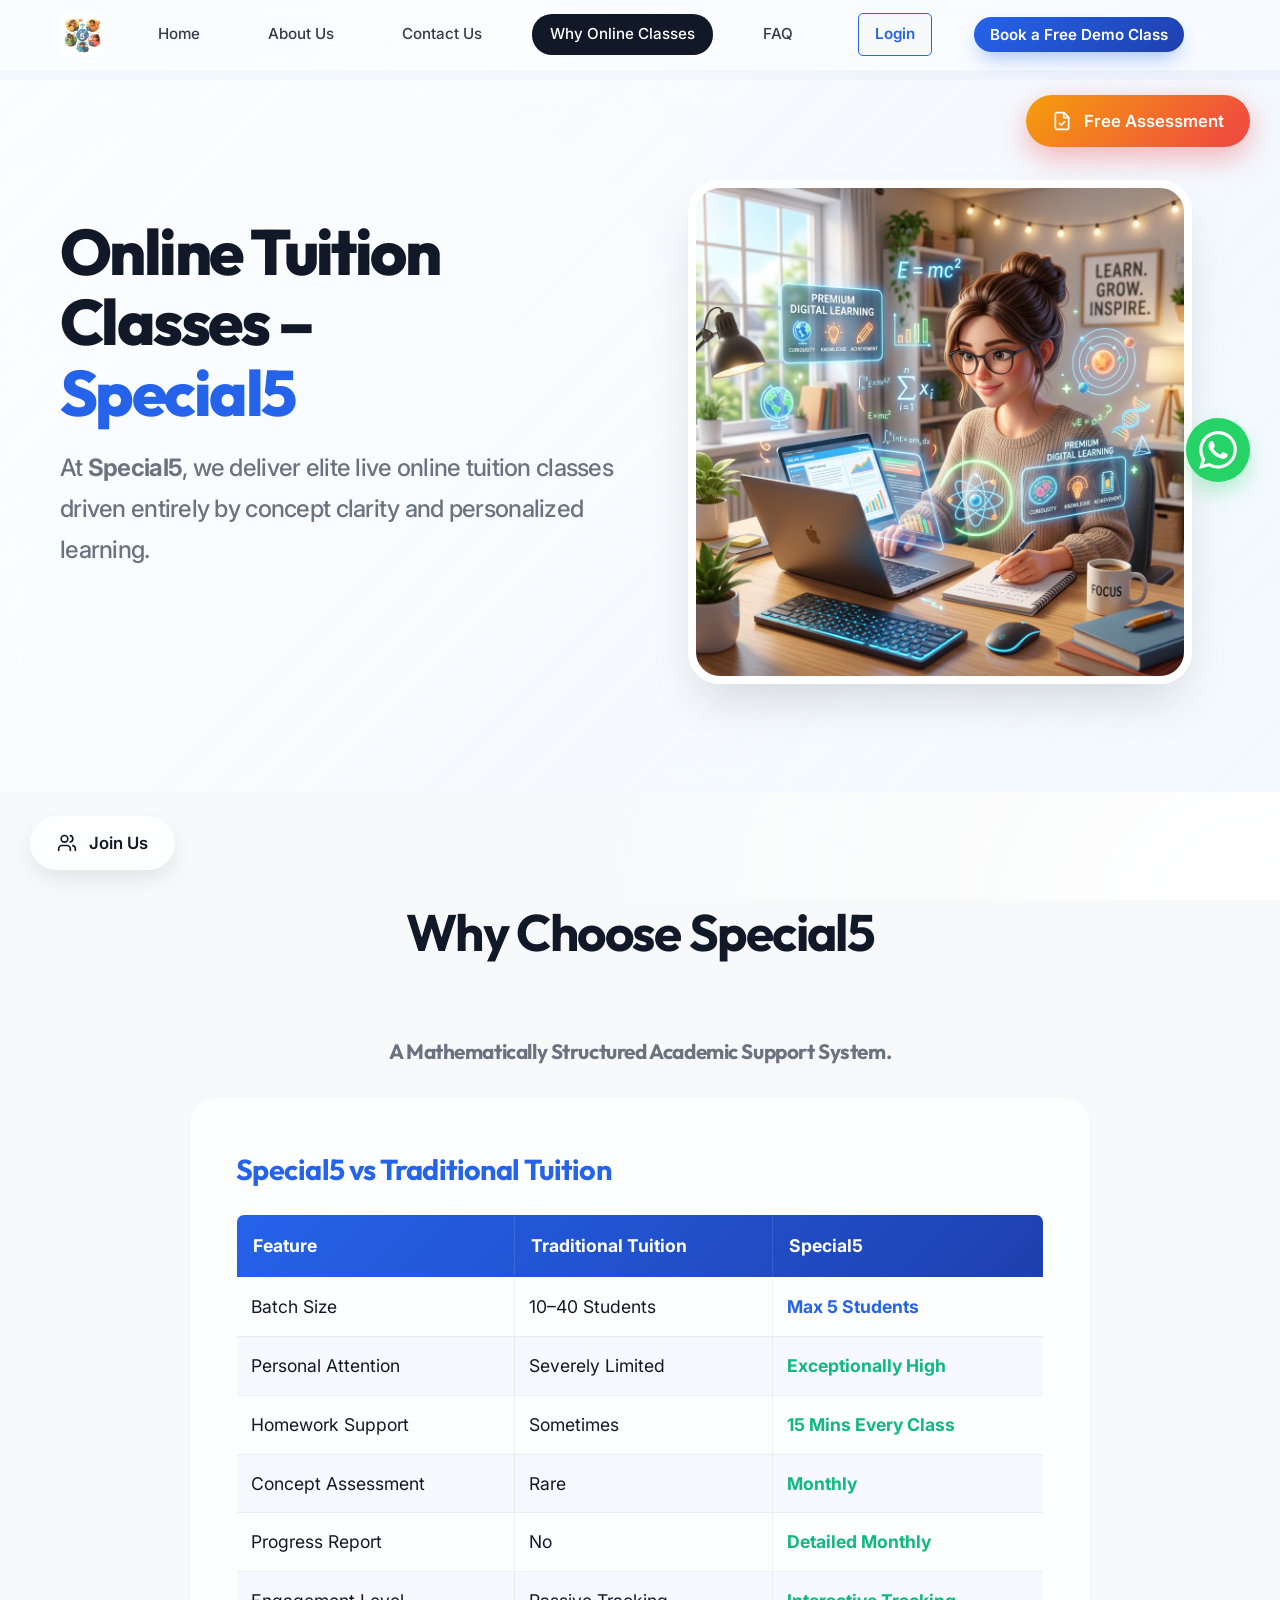
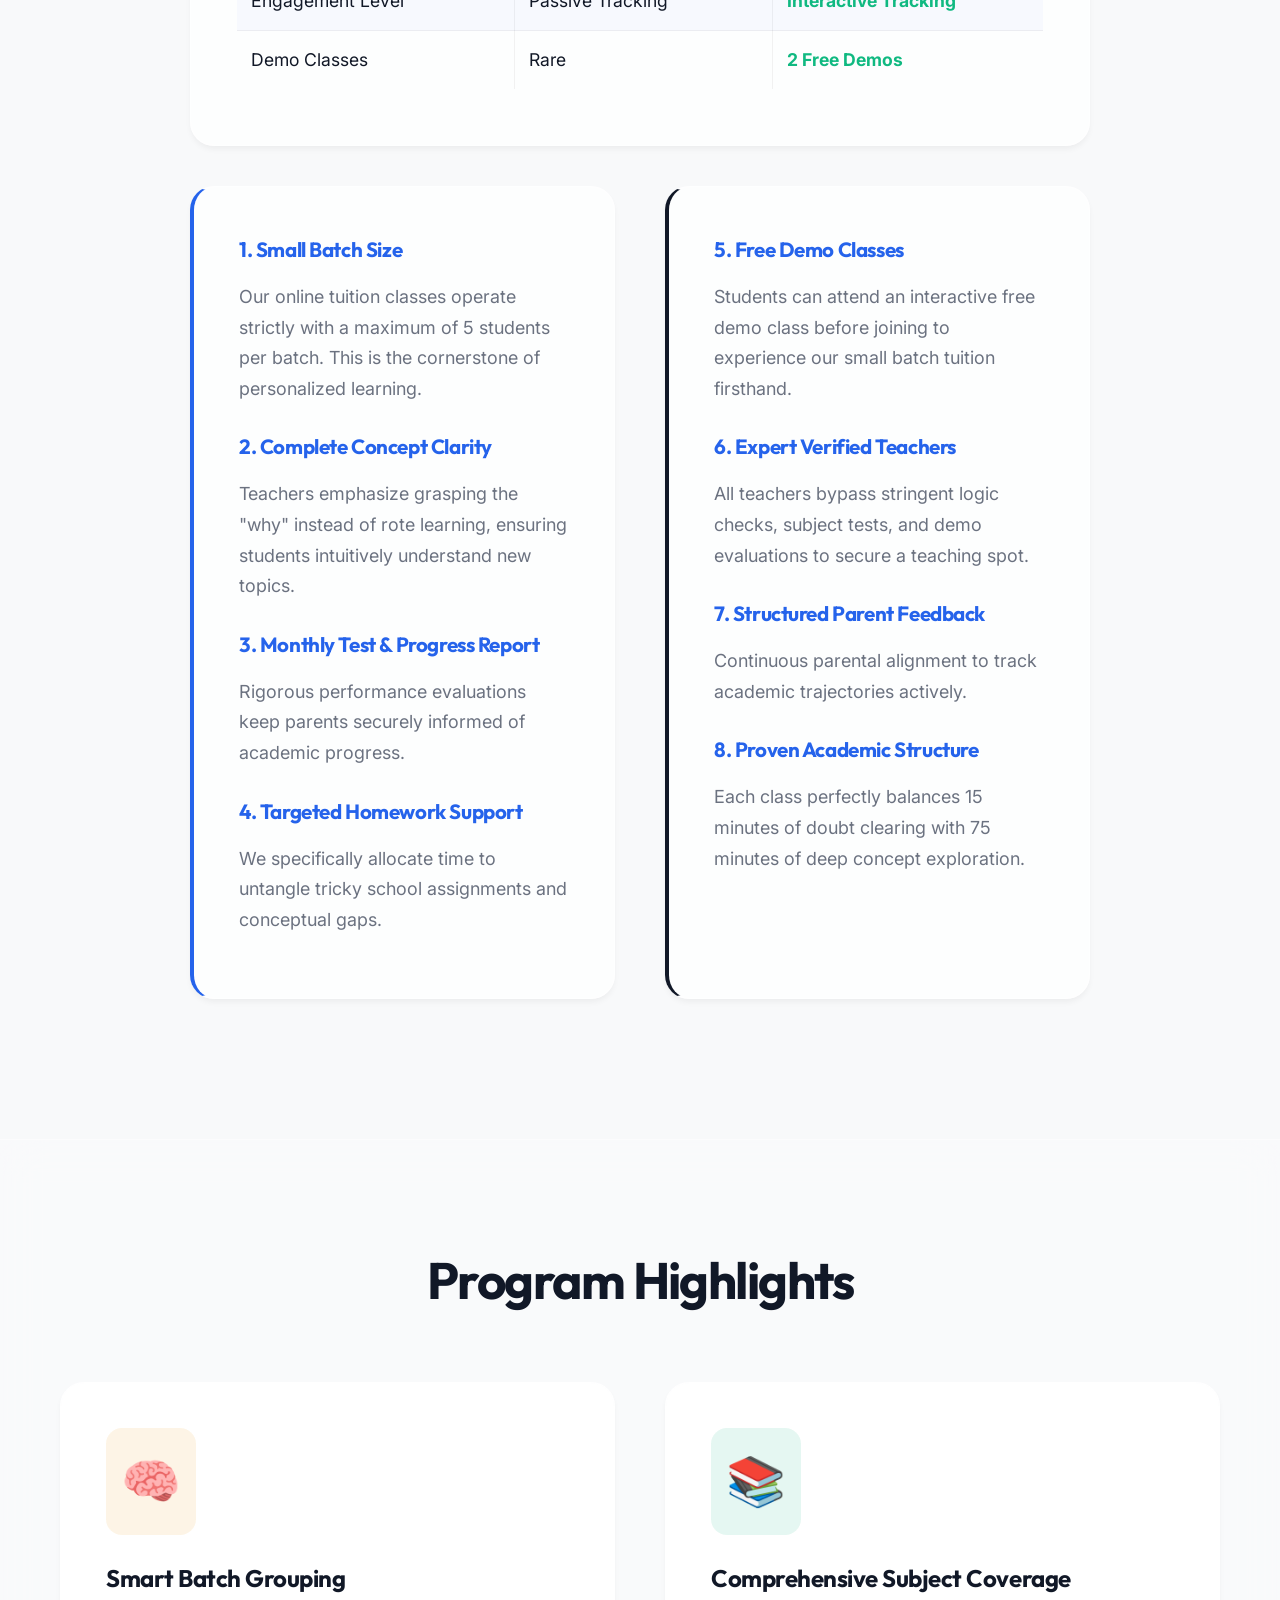
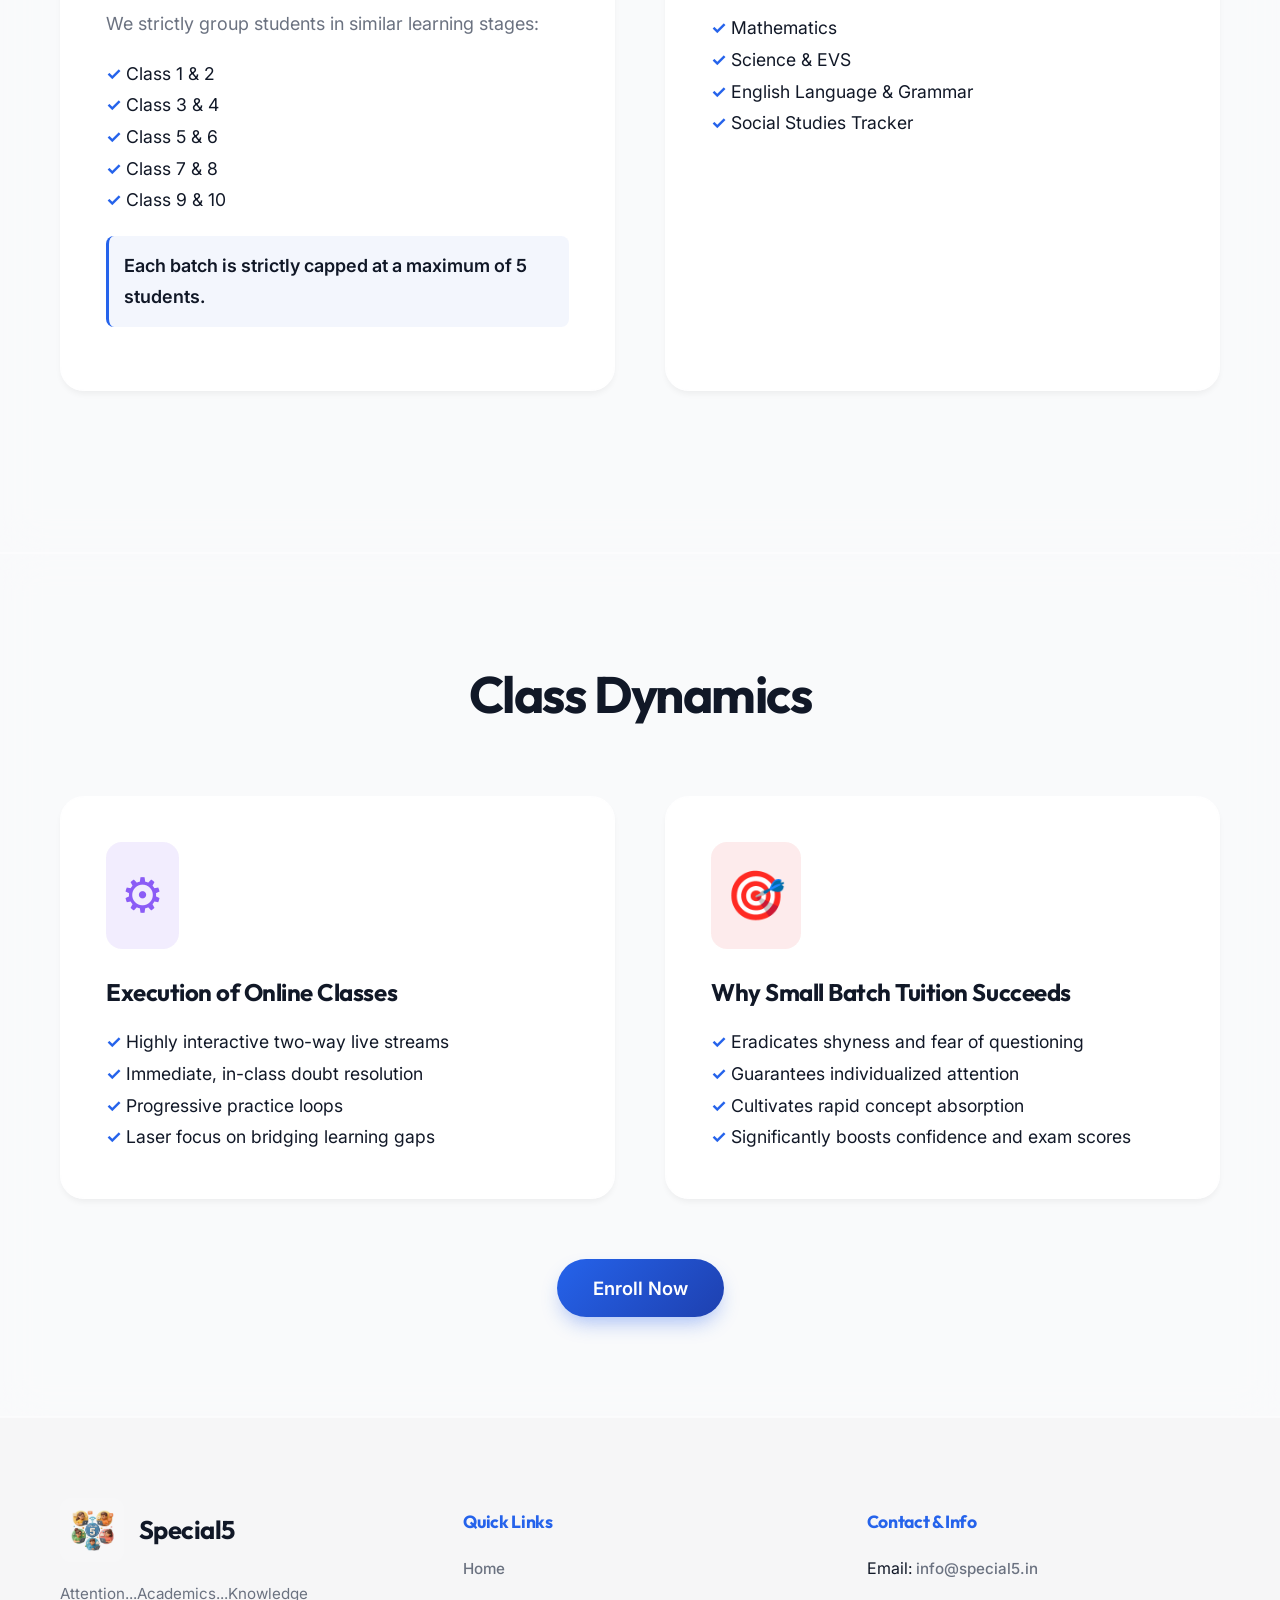
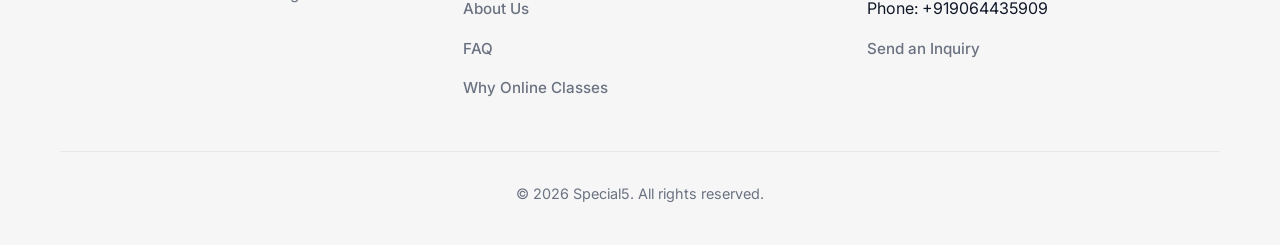
<file: online-classes.html>
<!DOCTYPE html>
<html lang="en">
<head>
  <meta charset="UTF-8">
  <meta name="viewport" content="width=device-width, initial-scale=1.0">
  <meta name="description" content="Explore Special5 Online Tuition Classes for Class 1–10. Fast-track academic success with small batches (max 5 students), personalized learning, and complete concept clarity.">
  <title>Online Tuition Classes (Class 1–10) | Special5</title>
  <link rel="stylesheet" href="styles.css">
  <script src="components.js" defer></script>
</head>
<body>
  <!-- Header Padding -->
  <div style="padding-top: 80px;"></div>

  <!-- Hero -->
  <section class="section section-gradient pb-0" style="padding-top: 100px;">
    <div class="container">
      <div class="grid-2" style="align-items: center; gap: 40px;">
        <div style="text-align: left;" class="animate-slide-right">
          <h1 class="display-1" style="margin-bottom: 20px;">Online Tuition Classes – <br><span style="color: var(--color-accent-blue)">Special5</span></h1>
          <p class="display-2" style="font-size: 1.5rem; color: var(--color-dark-grey); font-weight: 500; padding-bottom: 60px;">
            At <strong>Special5</strong>, we deliver elite live online tuition classes driven entirely by concept clarity and personalized learning.
          </p>
        </div>
        <div style="text-align: center; position: relative;" class="animate-slide-left delay-200">
          <!-- Decorative circle background -->
          <div style="position: absolute; top: 50%; left: 50%; transform: translate(-50%, -50%); width: 70%; padding-bottom: 70%; background: var(--color-white); border-radius: 50%; box-shadow: var(--shadow-lg); z-index: 1;"></div>
          <img src="images/online_student.png" loading="lazy" alt="Student participating actively in interactive online tuition classes for class 8" style="position: relative; z-index: 2; max-width: 90%; border-radius: var(--border-radius-xl); box-shadow: var(--shadow-lg); border: 8px solid white;">
        </div>
      </div>
    </div>
  </section>

  <!-- Content Sections -->
  <!-- Why Choose Us Merged Section -->
  <section class="section section-light pt-0 mt-0">
    <div class="container animate-fade-up">
      <h2 class="display-2 text-center" style="margin-bottom: 60px;">Why Choose Special5</h2>
      <div style="font-size: 1.1rem; line-height: 1.7; color: var(--color-dark-blue); max-width: 900px; margin: 0 auto;">
        <h3 style="font-size: 1.3rem; color: var(--color-dark-grey); margin-bottom: 30px; text-align: center;">A Mathematically Structured Academic Support System.</h3>
        
        <div class="card animate-zoom-in delay-100" style="margin-bottom: 40px;">
          <h3 style="font-size: 1.8rem; margin-bottom: 20px; color: var(--color-accent-blue);">Special5 vs Traditional Tuition</h3>
          
          <table style="width: 100%; border-collapse: collapse; margin-bottom: 10px; border: 1px solid rgba(0,0,0,0.05); border-radius: var(--border-radius-sm); overflow: hidden;">
            <thead>
              <tr style="background: linear-gradient(135deg, var(--color-accent-blue), #1e40af); color: white;">
                <th style="padding: 16px; border: 1px solid rgba(255,255,255,0.1); text-align: left;">Feature</th>
                <th style="padding: 16px; border: 1px solid rgba(255,255,255,0.1); text-align: left;">Traditional Tuition</th>
                <th style="padding: 16px; border: 1px solid rgba(255,255,255,0.1); text-align: left;">Special5</th>
              </tr>
            </thead>
            <tbody>
              <tr>
                <td style="padding: 14px; border: 1px solid rgba(0,0,0,0.05);">Batch Size</td>
                <td style="padding: 14px; border: 1px solid rgba(0,0,0,0.05);">10–40 Students</td>
                <td style="padding: 14px; border: 1px solid rgba(0,0,0,0.05); font-weight: bold; color: var(--color-accent-blue);">Max 5 Students</td>
              </tr>
              <tr style="background: rgba(37,99,235,0.03);">
                <td style="padding: 14px; border: 1px solid rgba(0,0,0,0.05);">Personal Attention</td>
                <td style="padding: 14px; border: 1px solid rgba(0,0,0,0.05);">Severely Limited</td>
                <td style="padding: 14px; border: 1px solid rgba(0,0,0,0.05); font-weight: bold; color: #10b981;">Exceptionally High</td>
              </tr>
              <tr>
                <td style="padding: 14px; border: 1px solid rgba(0,0,0,0.05);">Homework Support</td>
                <td style="padding: 14px; border: 1px solid rgba(0,0,0,0.05);">Sometimes</td>
                <td style="padding: 14px; border: 1px solid rgba(0,0,0,0.05); font-weight: bold; color: #10b981;">15 Mins Every Class</td>
              </tr>
              <tr style="background: rgba(37,99,235,0.03);">
                <td style="padding: 14px; border: 1px solid rgba(0,0,0,0.05);">Concept Assessment</td>
                <td style="padding: 14px; border: 1px solid rgba(0,0,0,0.05);">Rare</td>
                <td style="padding: 14px; border: 1px solid rgba(0,0,0,0.05); font-weight: bold; color: #10b981;">Monthly</td>
              </tr>
              <tr>
                <td style="padding: 14px; border: 1px solid rgba(0,0,0,0.05);">Progress Report</td>
                <td style="padding: 14px; border: 1px solid rgba(0,0,0,0.05);">No</td>
                <td style="padding: 14px; border: 1px solid rgba(0,0,0,0.05); font-weight: bold; color: #10b981;">Detailed Monthly</td>
              </tr>
              <tr style="background: rgba(37,99,235,0.03);">
                <td style="padding: 14px; border: 1px solid rgba(0,0,0,0.05);">Engagement Level</td>
                <td style="padding: 14px; border: 1px solid rgba(0,0,0,0.05);">Passive Tracking</td>
                <td style="padding: 14px; border: 1px solid rgba(0,0,0,0.05); font-weight: bold; color: #10b981;">Interactive Tracking</td>
              </tr>
              <tr>
                <td style="padding: 14px; border: 1px solid rgba(0,0,0,0.05);">Demo Classes</td>
                <td style="padding: 14px; border: 1px solid rgba(0,0,0,0.05);">Rare</td>
                <td style="padding: 14px; border: 1px solid rgba(0,0,0,0.05); font-weight: bold; color: #10b981;">2 Free Demos</td>
              </tr>
            </tbody>
          </table>
        </div>

        <div class="grid-2" style="margin-bottom: 40px;">
          <div class="card animate-slide-right delay-200" style="border-left: 4px solid var(--color-accent-blue); text-align: left;">
            <h3 style="color: var(--color-accent-blue); margin-bottom: 15px;">1. Small Batch Size</h3>
            <p>Our online tuition classes operate strictly with a maximum of 5 students per batch. This is the cornerstone of personalized learning.</p>
            
            <h3 style="color: var(--color-accent-blue); margin-top: 25px; margin-bottom: 15px;">2. Complete Concept Clarity</h3>
            <p>Teachers emphasize grasping the "why" instead of rote learning, ensuring students intuitively understand new topics.</p>
            
            <h3 style="color: var(--color-accent-blue); margin-top: 25px; margin-bottom: 15px;">3. Monthly Test & Progress Report</h3>
            <p>Rigorous performance evaluations keep parents securely informed of academic progress.</p>
            
            <h3 style="color: var(--color-accent-blue); margin-top: 25px; margin-bottom: 15px;">4. Targeted Homework Support</h3>
            <p>We specifically allocate time to untangle tricky school assignments and conceptual gaps.</p>
          </div>
          <div class="card animate-slide-left delay-300" style="border-left: 4px solid var(--color-dark-blue); text-align: left;">
            <h3 style="color: var(--color-accent-blue); margin-bottom: 15px;">5. Free Demo Classes</h3>
            <p>Students can attend an interactive free demo class before joining to experience our small batch tuition firsthand.</p>
            
            <h3 style="color: var(--color-accent-blue); margin-top: 25px; margin-bottom: 15px;">6. Expert Verified Teachers</h3>
            <p>All teachers bypass stringent logic checks, subject tests, and demo evaluations to secure a teaching spot.</p>
            
            <h3 style="color: var(--color-accent-blue); margin-top: 25px; margin-bottom: 15px;">7. Structured Parent Feedback</h3>
            <p>Continuous parental alignment to track academic trajectories actively.</p>
            
            <h3 style="color: var(--color-accent-blue); margin-top: 25px; margin-bottom: 15px;">8. Proven Academic Structure</h3>
            <p>Each class perfectly balances 15 minutes of doubt clearing with 75 minutes of deep concept exploration.</p>
          </div>
        </div>
        
      </div>
    </div>
  </section>

  <!-- Benefits of Online Classes -->
  <section class="section section-soft pt-0 mt-0">
    <div class="container animate-fade-up">
      <h2 class="display-2 text-center" style="margin-bottom: 60px;">Program Highlights</h2>
      <div class="grid-2" style="margin-bottom: 60px;">
        <div class="card animate-slide-right delay-100">
          <div class="card-icon" style="color: #f59e0b; background: rgba(245,158,11,0.1);">🧠</div>
          <h3 style="font-size: 1.5rem;">Smart Batch Grouping</h3>
          <p>We strictly group students in similar learning stages:</p>
          <ul style="list-style: none; font-size: 1.1rem; line-height: 1.8;">
            <li><span style="color:var(--color-accent-blue); font-weight:bold;">✓</span> Class 1 & 2</li>
            <li><span style="color:var(--color-accent-blue); font-weight:bold;">✓</span> Class 3 & 4</li>
            <li><span style="color:var(--color-accent-blue); font-weight:bold;">✓</span> Class 5 & 6</li>
            <li><span style="color:var(--color-accent-blue); font-weight:bold;">✓</span> Class 7 & 8</li>
            <li><span style="color:var(--color-accent-blue); font-weight:bold;">✓</span> Class 9 & 10</li>
          </ul>
          <p style="margin-top: 20px; font-weight: 600; color: var(--color-dark-blue); background: rgba(37,99,235,0.05); padding: 15px; border-radius: var(--border-radius-sm); border-left: 3px solid var(--color-accent-blue);">Each batch is strictly capped at a maximum of 5 students.</p>
        </div>
        <div class="card animate-slide-left delay-200">
          <div class="card-icon" style="color: #10b981; background: rgba(16,185,129,0.1);">📚</div>
          <h3 style="font-size: 1.5rem;">Comprehensive Subject Coverage</h3>
          <ul style="list-style: none; font-size: 1.1rem; line-height: 1.8; margin-top: 15px;">
            <li><span style="color:var(--color-accent-blue); font-weight:bold;">✓</span> Mathematics</li>
            <li><span style="color:var(--color-accent-blue); font-weight:bold;">✓</span> Science & EVS</li>
            <li><span style="color:var(--color-accent-blue); font-weight:bold;">✓</span> English Language & Grammar</li>
            <li><span style="color:var(--color-accent-blue); font-weight:bold;">✓</span> Social Studies Tracker</li>
          </ul>
        </div>
      </div>
    </div>
  </section>

  <section class="section section-soft">
    <div class="container animate-fade-up">
      <h2 class="display-2 text-center" style="margin-bottom: 60px;">Class Dynamics</h2>
      <div class="grid-2" style="margin-bottom: 60px;">
        <div class="card animate-slide-right delay-100">
          <div class="card-icon" style="color: #8b5cf6; background: rgba(139,92,246,0.1);">⚙️</div>
          <h3 style="font-size: 1.5rem;">Execution of Online Classes</h3>
          <ul style="list-style: none; font-size: 1.1rem; line-height: 1.8; margin-top: 15px;">
            <li><span style="color:var(--color-accent-blue); font-weight:bold;">✓</span> Highly interactive two-way live streams</li>
            <li><span style="color:var(--color-accent-blue); font-weight:bold;">✓</span> Immediate, in-class doubt resolution</li>
            <li><span style="color:var(--color-accent-blue); font-weight:bold;">✓</span> Progressive practice loops</li>
            <li><span style="color:var(--color-accent-blue); font-weight:bold;">✓</span> Laser focus on bridging learning gaps</li>
          </ul>
        </div>
        <div class="card animate-slide-left delay-200">
          <div class="card-icon" style="color: #ef4444; background: rgba(239,68,68,0.1);">🎯</div>
          <h3 style="font-size: 1.5rem;">Why Small Batch Tuition Succeeds</h3>
          <ul style="list-style: none; font-size: 1.1rem; line-height: 1.8; margin-top: 15px;">
            <li><span style="color:var(--color-accent-blue); font-weight:bold;">✓</span> Eradicates shyness and fear of questioning</li>
            <li><span style="color:var(--color-accent-blue); font-weight:bold;">✓</span> Guarantees individualized attention</li>
            <li><span style="color:var(--color-accent-blue); font-weight:bold;">✓</span> Cultivates rapid concept absorption</li>
            <li><span style="color:var(--color-accent-blue); font-weight:bold;">✓</span> Significantly boosts confidence and exam scores</li>
          </ul>
        </div>
      </div>
      
      <div class="text-center animate-zoom-in delay-300" style="margin-top: 60px;">
        <button class="btn btn-primary" style="padding: 18px 36px; font-size: 1.15rem;" onclick="window.location.href='contact.html'">Enroll Now</button>
      </div>
    </div>
  </section>
</body>
</html>
</file>
<file: styles.css>
@import url('https://fonts.googleapis.com/css2?family=Inter:wght@400;500;600&family=Outfit:wght@500;600;700;800&display=swap');

:root {
  /* Premium vibrant color palette */
  --color-white: #ffffff;
  --color-light-blue: #f0f8ff;
  --color-soft-grey: #f8f9fa;
  --color-dark-grey: #6b7280;
  --color-dark-blue: #111827;
  --color-accent-blue: #2563eb;
  --color-accent-blue-hover: #1d4ed8;
  --color-accent-glow: rgba(37, 99, 235, 0.4);
  
  --font-family-primary: 'Inter', system-ui, sans-serif;
  --font-family-heading: 'Outfit', sans-serif;
  
  --border-radius-sm: 8px;
  --border-radius-md: 16px;
  --border-radius-lg: 24px;
  --border-radius-xl: 32px;
  
  --shadow-sm: 0 4px 6px -1px rgba(0, 0, 0, 0.05);
  --shadow-md: 0 10px 25px -3px rgba(0, 0, 0, 0.1);
  --shadow-lg: 0 25px 50px -12px rgba(0, 0, 0, 0.15);
  --shadow-glow: 0 0 25px var(--color-accent-glow);

  --transition-fast: 0.25s ease;
  --transition-smooth: 0.5s cubic-bezier(0.16, 1, 0.3, 1);
  
  /* Glassmorphism helpers */
  --glass-bg: rgba(255, 255, 255, 0.75);
  --glass-border: 1px solid rgba(255, 255, 255, 0.5);
}

* {
  margin: 0;
  padding: 0;
  box-sizing: border-box;
}

body {
  font-family: var(--font-family-primary);
  background-color: var(--color-soft-grey);
  
  /* Modern soft mesh gradient background */
  background-image: 
    radial-gradient(at 0% 0%, rgba(240,248,255,1) 0, transparent 40%), 
    radial-gradient(at 100% 0%, rgba(230,240,255,0.8) 0, transparent 50%),
    radial-gradient(at 100% 100%, rgba(255,255,255,1) 0, transparent 40%);
  background-attachment: fixed;
  color: var(--color-dark-blue);
  line-height: 1.6;
  -webkit-font-smoothing: antialiased;
  -moz-osx-font-smoothing: grayscale;
  overflow-x: hidden;
}

h1, h2, h3, h4, h5, h6 {
  font-family: var(--font-family-heading);
  font-weight: 700;
  letter-spacing: -0.02em;
  margin-bottom: 0.5em;
  color: var(--color-dark-blue);
}

p {
  color: var(--color-dark-grey);
  margin-bottom: 1em;
  font-size: 1.125rem;
  line-height: 1.7;
}

a {
  color: var(--color-accent-blue);
  text-decoration: none;
  transition: color var(--transition-fast);
}

a:hover {
  color: var(--color-accent-blue-hover);
}

ul {
  list-style: none;
}

/* Layout */
.container {
  width: 100%;
  max-width: 1200px;
  margin: 0 auto;
  padding: 0 20px;
}

.section {
  padding: 100px 0;
}

.section-light {
  background-color: transparent;
  position: relative;
  z-index: 2;
}

.section-soft {
  background-color: rgba(250, 250, 252, 0.6);
  backdrop-filter: blur(20px);
  -webkit-backdrop-filter: blur(20px);
  border-top: var(--glass-border);
  border-bottom: var(--glass-border);
}

.section-gradient {
  background: linear-gradient(135deg, rgba(255,255,255,0.7) 0%, rgba(240,248,255,0.85) 100%);
  backdrop-filter: blur(15px);
  -webkit-backdrop-filter: blur(15px);
}

.text-center {
  text-align: center;
}

/* Typography Enhancements */
.display-1 {
  font-size: clamp(3rem, 5vw, 4.8rem);
  font-weight: 800;
  letter-spacing: -0.04em;
  line-height: 1.1;
  margin-bottom: 24px;
}

.display-2 {
  font-size: clamp(2rem, 4vw, 3.5rem);
  font-weight: 700;
  letter-spacing: -0.03em;
}

/* Buttons */
.btn {
  display: inline-flex;
  align-items: center;
  justify-content: center;
  padding: 16px 32px;
  border-radius: var(--border-radius-xl);
  font-size: 1.05rem;
  font-weight: 600;
  font-family: var(--font-family-primary);
  text-align: center;
  cursor: pointer;
  border: none;
  transition: all var(--transition-smooth);
  text-decoration: none;
}

.btn-primary {
  background: linear-gradient(135deg, var(--color-accent-blue), #1e40af);
  color: var(--color-white);
  box-shadow: 0 10px 20px -5px var(--color-accent-glow);
}

.btn-primary:hover {
  transform: translateY(-3px) scale(1.02);
  box-shadow: 0 20px 30px -5px var(--color-accent-glow);
  color: var(--color-white);
}

.btn-secondary {
  background-color: rgba(0, 0, 0, 0.04);
  color: var(--color-dark-blue);
  border: var(--glass-border);
}

.btn-secondary:hover {
  background-color: rgba(0, 0, 0, 0.08);
  color: var(--color-dark-blue);
  transform: translateY(-2px);
}

/* Navbar (Glassmorphism) */
.navbar {
  position: fixed;
  top: 0;
  left: 0;
  right: 0;
  height: 70px;
  background-color: rgba(255, 255, 255, 0.65);
  backdrop-filter: saturate(180%) blur(25px);
  -webkit-backdrop-filter: saturate(180%) blur(25px);
  border-bottom: var(--glass-border);
  display: flex;
  align-items: center;
  z-index: 1000;
  transition: background-color var(--transition-fast);
}

.navbar .container {
  display: flex;
  justify-content: space-between;
  align-items: center;
}

.navbar-brand {
  font-family: var(--font-family-heading);
  font-size: 1.5rem;
  font-weight: 700;
  color: var(--color-dark-blue);
  display: flex;
  align-items: center;
  gap: 12px;
}

.navbar-brand img {
  height: 48px;
  border-radius: 12px;
}

.navbar-nav {
  display: flex;
  gap: 32px;
  flex-grow: 1;
  justify-content: center;
  align-items: center;
}

.nav-link {
  font-size: 0.95rem;
  color: var(--color-dark-blue);
  opacity: 0.85;
  text-decoration: none;
  font-weight: 500;
  padding: 8px 18px;
  border-radius: 20px;
  transition: all var(--transition-fast);
}

.nav-link:hover, .nav-link.active {
  background-color: var(--color-dark-blue);
  color: var(--color-white);
  opacity: 1;
}

.mobile-menu-btn {
  display: none;
  background: none;
  border: none;
  font-size: 1.5rem;
  cursor: pointer;
}

/* Footer */
.footer {
  background-color: rgba(245, 245, 247, 0.8);
  backdrop-filter: blur(20px);
  padding: 80px 0 40px;
  border-top: var(--glass-border);
}

.footer-grid {
  display: grid;
  grid-template-columns: repeat(auto-fit, minmax(200px, 1fr));
  gap: 50px;
  margin-bottom: 50px;
}

.footer-col h4 {
  font-family: var(--font-family-heading);
  font-size: 1.1rem;
  font-weight: 700;
  margin-bottom: 20px;
  color: var(--color-dark-blue);
}

.footer-col ul {
  display: flex;
  flex-direction: column;
  gap: 14px;
}

.footer-col a {
  color: var(--color-dark-grey);
  font-size: 0.95rem;
  font-weight: 500;
}

.footer-col a:hover {
  color: var(--color-accent-blue);
}

.footer-bottom {
  text-align: center;
  padding-top: 30px;
  border-top: 1px solid rgba(0, 0, 0, 0.05);
  color: var(--color-dark-grey);
  font-size: 0.9rem;
}

/* 
==============================================
   ADVANCED SCROLL ANIMATIONS
==============================================
*/

/* Base state for all animated elements */
.animate-fade-up, .animate-zoom-in, .animate-slide-left, .animate-slide-right {
  opacity: 0;
  will-change: opacity, transform;
  /* Use a nice spring-like easing */
  transition: opacity 0.8s cubic-bezier(0.16, 1, 0.3, 1), transform 0.8s cubic-bezier(0.16, 1, 0.3, 1);
}

/* Specific start states */
.animate-fade-up {
  transform: translateY(40px);
}

.animate-zoom-in {
  transform: scale(0.9) translateY(20px);
}

.animate-slide-right {
  transform: translateX(-40px);
}

.animate-slide-left {
  transform: translateX(40px);
}

/* Visible (end) state triggered by JS */
.animate-fade-up.is-visible,
.animate-zoom-in.is-visible,
.animate-slide-left.is-visible,
.animate-slide-right.is-visible,
.fade-in-section.is-visible /* Fallback */ {
  opacity: 1;
  transform: translate(0) scale(1);
}

/* Fallback for old elements */
.fade-in-section {
  opacity: 0;
  transform: translateY(30px);
  transition: opacity 0.8s cubic-bezier(0.16, 1, 0.3, 1), transform 0.8s cubic-bezier(0.16, 1, 0.3, 1);
  will-change: opacity, transform;
}

/* Stagger Delays */
.delay-100 { transition-delay: 100ms; }
.delay-200 { transition-delay: 200ms; }
.delay-300 { transition-delay: 300ms; }
.delay-400 { transition-delay: 400ms; }
.delay-500 { transition-delay: 500ms; }


/* Floating Buttons */
@keyframes reflective-sweep {
  0% { transform: translateX(-100%) skewX(-15deg); }
  50%, 100% { transform: translateX(200%) skewX(-15deg); }
}

.floating-btn {
  position: fixed;
  z-index: 900;
  box-shadow: var(--shadow-lg);
  padding: 16px 26px;
  border-radius: var(--border-radius-xl);
  display: flex;
  align-items: center;
  gap: 12px;
  font-weight: 600;
  font-family: var(--font-family-primary);
  font-size: 1.05rem;
  transition: transform var(--transition-smooth), box-shadow var(--transition-fast);
  animation: float-base-in 0.8s cubic-bezier(0.16, 1, 0.3, 1) forwards;
  opacity: 0;
  border: var(--glass-border);
  cursor: pointer;
  overflow: hidden;
}

.floating-btn.attractive-btn::before {
  content: '';
  position: absolute;
  top: 0;
  left: 0;
  bottom: 0;
  width: 50%;
  background: linear-gradient(to right, rgba(255,255,255,0) 0%, rgba(255,255,255,0.4) 50%, rgba(255,255,255,0) 100%);
  transform: skewX(-15deg) translateX(-100%);
  animation: reflective-sweep 4s infinite;
}

@keyframes float-base-in {
  from { opacity: 0; transform: translateY(20px); }
  to { opacity: 1; transform: translateY(0); }
}

.floating-btn:hover {
  transform: translateY(-6px) scale(1.02);
  box-shadow: 0 25px 50px rgba(0, 0, 0, 0.25);
}

.collapsible-btn {
  max-width: 58px;
  padding: 16px;
  white-space: nowrap;
  transition: max-width 0.4s cubic-bezier(0.4, 0, 0.2, 1), padding 0.4s ease, transform 0.3s ease, box-shadow 0.3s ease;
}

.collapsible-btn .btn-text {
  opacity: 0;
  max-width: 0;
  overflow: hidden;
  transition: opacity 0.3s ease, max-width 0.4s ease;
}

.collapsible-btn:hover {
  max-width: 220px;
}

.collapsible-btn:hover .btn-text {
  opacity: 1;
  max-width: 120px;
}

.floating-btn-student {
  bottom: 30px;
  right: 30px;
  background: linear-gradient(135deg, var(--color-accent-blue), #1e40af);
  color: var(--color-white);
}

.floating-btn-teacher {
  bottom: 30px;
  left: 30px;
  background: var(--glass-bg);
  backdrop-filter: blur(10px);
  color: var(--color-dark-blue);
  box-shadow: var(--shadow-md);
}

.floating-btn-whyus {
  top: 95px;
  right: 30px;
  background: linear-gradient(135deg, #f59e0b, #ef4444);
  color: var(--color-white);
  border: none;
  box-shadow: 0 10px 30px rgba(239, 68, 68, 0.4);
}

/* Modals */
.modal-overlay {
  position: fixed;
  top: 0;
  left: 0;
  right: 0;
  bottom: 0;
  background-color: rgba(17, 24, 39, 0.6);
  backdrop-filter: blur(8px);
  -webkit-backdrop-filter: blur(8px);
  z-index: 1050;
  display: flex;
  align-items: center;
  justify-content: center;
  opacity: 0;
  visibility: hidden;
  transition: opacity var(--transition-fast), visibility var(--transition-fast);
}

.modal-overlay.active {
  opacity: 1;
  visibility: visible;
}

.modal-content {
  background-color: var(--color-white);
  padding: 50px;
  border-radius: var(--border-radius-lg);
  width: 90%;
  max-width: 550px;
  box-shadow: var(--shadow-lg);
  transform: scale(0.95) translateY(20px);
  transition: transform var(--transition-smooth);
  position: relative;
  max-height: 90vh;
  overflow-y: auto;
}

.modal-overlay.active .modal-content {
  transform: scale(1) translateY(0);
}

.modal-close {
  position: absolute;
  top: 25px;
  right: 25px;
  background: rgba(0,0,0,0.05);
  border: none;
  width: 36px;
  height: 36px;
  border-radius: 50%;
  display: flex;
  align-items: center;
  justify-content: center;
  font-size: 1.2rem;
  cursor: pointer;
  color: var(--color-dark-grey);
  transition: all var(--transition-fast);
}

.modal-close:hover {
  background: rgba(0,0,0,0.1);
  color: var(--color-dark-blue);
  transform: rotate(90deg);
}

/* Forms */
.form-group {
  margin-bottom: 24px;
}

.form-label {
  display: block;
  font-family: var(--font-family-primary);
  font-size: 0.95rem;
  font-weight: 600;
  margin-bottom: 10px;
  color: var(--color-dark-blue);
}

.form-control {
  width: 100%;
  padding: 14px 18px;
  border: 1px solid rgba(0, 0, 0, 0.08);
  border-radius: var(--border-radius-md);
  font-size: 1rem;
  font-family: inherit;
  transition: border-color var(--transition-fast), box-shadow var(--transition-fast), background-color var(--transition-fast);
  background-color: rgba(248, 249, 250, 0.8);
}

.form-control:focus {
  outline: none;
  border-color: var(--color-accent-blue);
  background-color: var(--color-white);
  box-shadow: 0 0 0 4px rgba(37, 99, 235, 0.1);
}

textarea.form-control {
  resize: vertical;
  min-height: 120px;
}

/* Cards & Grid Systems (Glassmorphism integration) */
.grid-2 {
  display: grid;
  grid-template-columns: repeat(2, 1fr);
  gap: 50px;
}

.grid-3 {
  display: grid;
  grid-template-columns: repeat(auto-fit, minmax(320px, 1fr));
  gap: 35px;
}

.card {
  background: var(--glass-bg);
  backdrop-filter: blur(16px);
  -webkit-backdrop-filter: blur(16px);
  border: var(--glass-border);
  border-radius: var(--border-radius-lg);
  padding: 45px;
  box-shadow: var(--shadow-sm);
  transition: transform var(--transition-smooth), box-shadow var(--transition-smooth);
  height: 100%;
}

.card:hover {
  transform: translateY(-10px);
  box-shadow: var(--shadow-md);
  border-color: rgba(255,255,255,0.8);
}

.card-icon {
  font-size: 3rem;
  margin-bottom: 24px;
  display: inline-block;
  padding: 15px;
  background: rgba(37, 99, 235, 0.05);
  border-radius: var(--border-radius-md);
  color: var(--color-accent-blue);
}

/* Accordion Styles (FAQ Page) */
.faq-accordion .accordion-item {
  background: var(--glass-bg);
  border-radius: var(--border-radius-lg);
  margin-bottom: 20px;
  box-shadow: var(--shadow-sm);
  overflow: hidden;
  border: var(--glass-border);
  transition: box-shadow 0.3s ease, transform 0.3s ease;
}

.faq-accordion .accordion-item:hover {
  box-shadow: var(--shadow-md);
  transform: translateY(-2px);
}

.faq-accordion .accordion-header {
  padding: 24px 30px;
  cursor: pointer;
  display: flex;
  justify-content: space-between;
  align-items: center;
  font-weight: 700;
  font-family: var(--font-family-heading);
  font-size: 1.25rem;
  color: var(--color-dark-blue);
  background: transparent;
  transition: background var(--transition-fast), color var(--transition-fast);
}

.faq-accordion .accordion-header:hover {
  background: rgba(0,0,0,0.02);
}

.faq-accordion .accordion-item.active .accordion-header {
  color: var(--color-accent-blue);
  background: rgba(37, 99, 235, 0.04);
}

.faq-accordion .accordion-header svg {
  transition: transform 0.5s cubic-bezier(0.16, 1, 0.3, 1);
  color: var(--color-dark-grey);
}

.faq-accordion .accordion-item.active .accordion-header svg {
  transform: rotate(180deg);
  color: var(--color-accent-blue);
}

.faq-accordion .accordion-content {
  max-height: 0;
  overflow: hidden;
  transition: max-height 0.6s cubic-bezier(0.16, 1, 0.3, 1), padding 0.6s cubic-bezier(0.16, 1, 0.3, 1);
  background: transparent;
}

.faq-accordion .accordion-item.active .accordion-content {
  padding: 0 30px 24px 30px;
  max-height: 800px;
}

/* Checkbox Groups */
.checkbox-group {
  display: grid;
  grid-template-columns: repeat(auto-fill, minmax(140px, 1fr));
  gap: 14px;
  margin-top: 12px;
  padding: 18px;
  background-color: rgba(255,255,255,0.5);
  border-radius: var(--border-radius-md);
  border: 1px solid rgba(0, 0, 0, 0.05);
}

.checkbox-item {
  display: flex;
  align-items: center;
  gap: 10px;
  cursor: pointer;
  font-size: 0.95rem;
  font-weight: 500;
  color: var(--color-dark-blue);
  user-select: none;
}

.checkbox-item input[type="checkbox"] {
  width: 20px;
  height: 20px;
  cursor: pointer;
  accent-color: var(--color-accent-blue);
  border-radius: 4px;
}

/* Form Disclaimers */
.form-disclaimer {
  margin-top: 30px;
  margin-bottom: 25px;
  padding: 20px;
  background-color: rgba(37, 99, 235, 0.04);
  border-radius: var(--border-radius-md);
  border: 1px solid rgba(37, 99, 235, 0.1);
  display: flex;
  flex-direction: column;
  gap: 14px;
}

.disclaimer-item {
  display: flex;
  align-items: flex-start;
  gap: 12px;
  cursor: pointer;
  font-size: 0.85rem;
  color: var(--color-dark-grey);
  line-height: 1.5;
  user-select: none;
}

.disclaimer-item input[type="checkbox"] {
  width: 18px;
  height: 18px;
  margin-top: 2px;
  cursor: pointer;
  accent-color: var(--color-accent-blue);
  flex-shrink: 0;
}

.disclaimer-item:hover {
  color: var(--color-dark-blue);
}

.btn:disabled {
  background: #e5e7eb !important;
  color: #9ca3af !important;
  cursor: not-allowed;
  transform: none !important;
  box-shadow: none !important;
}

/* WhatsApp Icon Enhancements */
.whatsapp-float {
  position: fixed;
  width: 64px;
  height: 64px;
  top: 50%;
  transform: translateY(-50%);
  right: 30px;
  background-color: #25d366;
  color: #FFF;
  border-radius: 50%;
  box-shadow: 0 10px 20px rgba(37, 211, 102, 0.3);
  z-index: 950;
  display: flex;
  align-items: center;
  justify-content: center;
  transition: all var(--transition-smooth);
}

.whatsapp-float:hover {
  background-color: #128c7e;
  transform: translateY(-50%) scale(1.1);
  box-shadow: 0 15px 30px rgba(37, 211, 102, 0.4);
}

.whatsapp-float svg {
  width: 38px;
  height: 38px;
  fill: currentColor;
}


/* Responsive */
@media (max-width: 768px) {
  .navbar-nav {
    display: none; 
  }
  
  .mobile-menu-btn {
    display: block;
  }
  
  .grid-2, .grid-3 {
    grid-template-columns: 1fr;
    gap: 30px;
  }
  
  .section {
    padding: 70px 0;
  }
  
  .floating-btn {
    bottom: 20px;
    padding: 12px 20px;
    font-size: 0.95rem;
  }
  
  .floating-btn-student {
    right: 20px;
  }

  .floating-btn-teacher {
    left: 20px;
  }
  
  .floating-btn-whyus {
    top: 80px;
    right: 20px;
    bottom: auto;
  }
  
  .whatsapp-float {
    width: 54px;
    height: 54px;
    right: 20px;
  }
  
  .whatsapp-float svg {
    width: 32px;
    height: 32px;
  }
  
  .navbar-nav.active {
    display: flex;
    flex-direction: column;
    position: absolute;
    top: 70px;
    left: 0;
    right: 0;
    background-color: rgba(255, 255, 255, 0.95);
    backdrop-filter: blur(25px);
    padding: 25px;
    box-shadow: var(--shadow-md);
    gap: 24px;
    text-align: center;
  }
}
</file>
